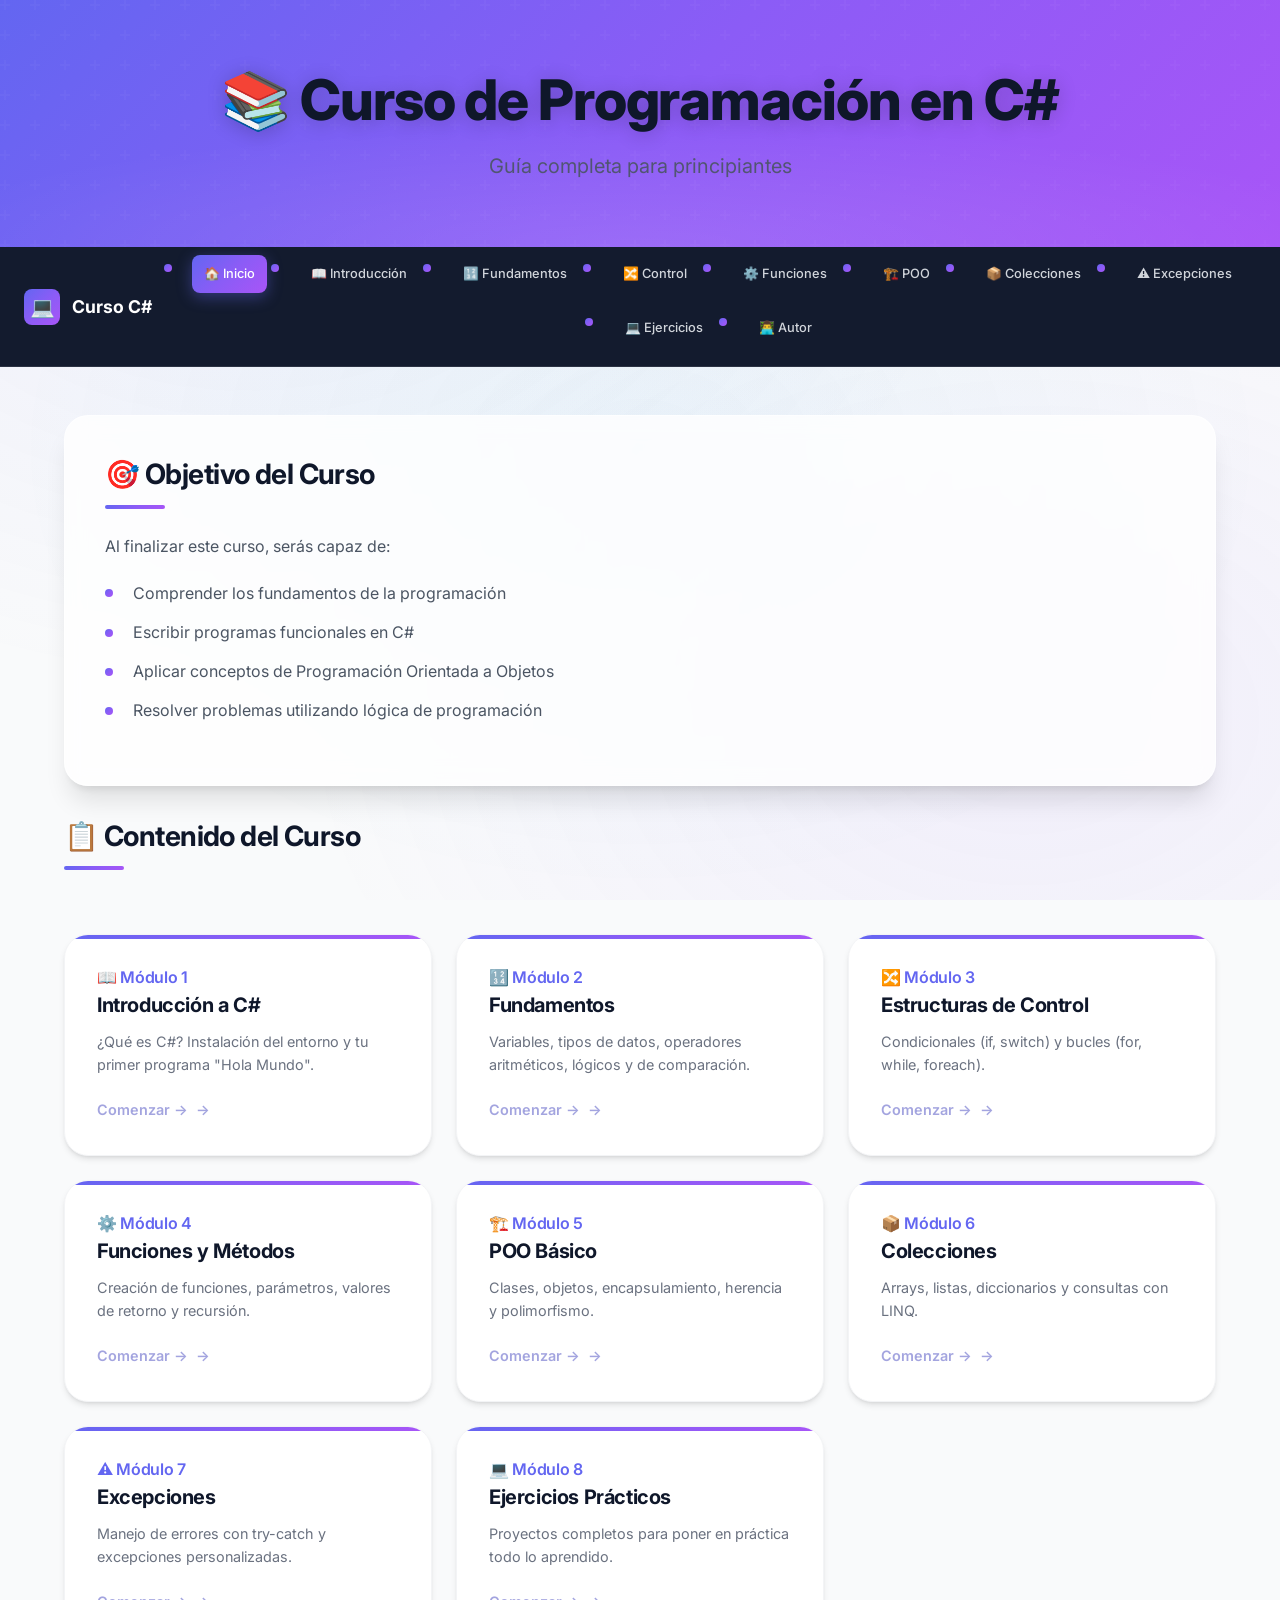
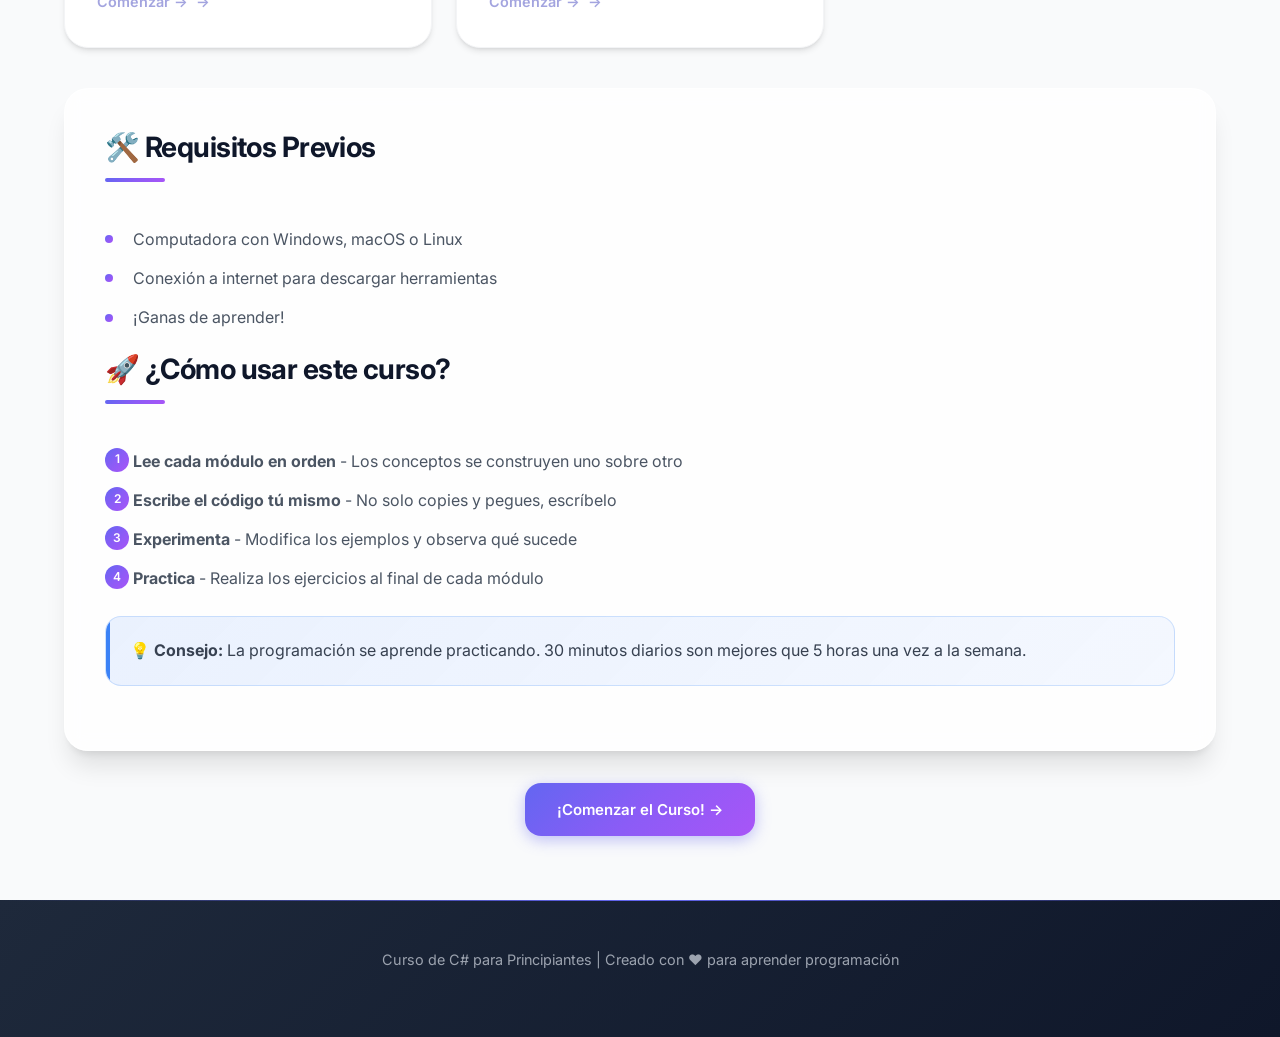
<file: index.html>
<!DOCTYPE html>
<html lang="es">
<head>
    <meta charset="UTF-8">
    <meta name="viewport" content="width=device-width, initial-scale=1.0">
    <title>Curso de C# para Principiantes</title>
    <link rel="stylesheet" href="css/styles.css">
</head>
<body>
    <header>
        <h1>📚 Curso de Programación en C#</h1>
        <p>Guía completa para principiantes</p>
    </header>

    <nav>
        <div class="nav-container">
            <a href="index.html" class="nav-logo">
                <span class="nav-logo-icon">💻</span>
                <span>Curso C#</span>
            </a>
            <button class="nav-toggle" aria-label="Menú" onclick="this.classList.toggle('active'); document.querySelector('nav ul').classList.toggle('active');">
                <span></span>
                <span></span>
                <span></span>
            </button>
            <ul>
                <li><a href="index.html" class="active">🏠 Inicio</a></li>
                <li><a href="modulo-01.html">📖 Introducción</a></li>
                <li><a href="modulo-02.html">🔢 Fundamentos</a></li>
                <li><a href="modulo-03.html">🔀 Control</a></li>
                <li><a href="modulo-04.html">⚙️ Funciones</a></li>
                <li><a href="modulo-05.html">🏗️ POO</a></li>
                <li><a href="modulo-06.html">📦 Colecciones</a></li>
                <li><a href="modulo-07.html">⚠️ Excepciones</a></li>
                <li><a href="modulo-08.html">💻 Ejercicios</a></li>
                <li><a href="about.html">👨‍💻 Autor</a></li>
            </ul>
        </div>
    </nav>

    <main>
        <div class="container">
            <h2>🎯 Objetivo del Curso</h2>
            <p>Al finalizar este curso, serás capaz de:</p>
            <ul>
                <li>Comprender los fundamentos de la programación</li>
                <li>Escribir programas funcionales en C#</li>
                <li>Aplicar conceptos de Programación Orientada a Objetos</li>
                <li>Resolver problemas utilizando lógica de programación</li>
            </ul>
        </div>

        <h2>📋 Contenido del Curso</h2>
        
        <div class="module-grid">
            <div class="module-card">
                <h3>📖 Módulo 1</h3>
                <h4>Introducción a C#</h4>
                <p>¿Qué es C#? Instalación del entorno y tu primer programa "Hola Mundo".</p>
                <a href="modulo-01.html">Comenzar →</a>
            </div>

            <div class="module-card">
                <h3>🔢 Módulo 2</h3>
                <h4>Fundamentos</h4>
                <p>Variables, tipos de datos, operadores aritméticos, lógicos y de comparación.</p>
                <a href="modulo-02.html">Comenzar →</a>
            </div>

            <div class="module-card">
                <h3>🔀 Módulo 3</h3>
                <h4>Estructuras de Control</h4>
                <p>Condicionales (if, switch) y bucles (for, while, foreach).</p>
                <a href="modulo-03.html">Comenzar →</a>
            </div>

            <div class="module-card">
                <h3>⚙️ Módulo 4</h3>
                <h4>Funciones y Métodos</h4>
                <p>Creación de funciones, parámetros, valores de retorno y recursión.</p>
                <a href="modulo-04.html">Comenzar →</a>
            </div>

            <div class="module-card">
                <h3>🏗️ Módulo 5</h3>
                <h4>POO Básico</h4>
                <p>Clases, objetos, encapsulamiento, herencia y polimorfismo.</p>
                <a href="modulo-05.html">Comenzar →</a>
            </div>

            <div class="module-card">
                <h3>📦 Módulo 6</h3>
                <h4>Colecciones</h4>
                <p>Arrays, listas, diccionarios y consultas con LINQ.</p>
                <a href="modulo-06.html">Comenzar →</a>
            </div>

            <div class="module-card">
                <h3>⚠️ Módulo 7</h3>
                <h4>Excepciones</h4>
                <p>Manejo de errores con try-catch y excepciones personalizadas.</p>
                <a href="modulo-07.html">Comenzar →</a>
            </div>

            <div class="module-card">
                <h3>💻 Módulo 8</h3>
                <h4>Ejercicios Prácticos</h4>
                <p>Proyectos completos para poner en práctica todo lo aprendido.</p>
                <a href="modulo-08.html">Comenzar →</a>
            </div>
        </div>

        <div class="container">
            <h2>🛠️ Requisitos Previos</h2>
            <ul>
                <li>Computadora con Windows, macOS o Linux</li>
                <li>Conexión a internet para descargar herramientas</li>
                <li>¡Ganas de aprender!</li>
            </ul>

            <h2>🚀 ¿Cómo usar este curso?</h2>
            <ol>
                <li><strong>Lee cada módulo en orden</strong> - Los conceptos se construyen uno sobre otro</li>
                <li><strong>Escribe el código tú mismo</strong> - No solo copies y pegues, escríbelo</li>
                <li><strong>Experimenta</strong> - Modifica los ejemplos y observa qué sucede</li>
                <li><strong>Practica</strong> - Realiza los ejercicios al final de cada módulo</li>
            </ol>

            <div class="note note-info">
                <strong>💡 Consejo:</strong> La programación se aprende practicando. 30 minutos diarios son mejores que 5 horas una vez a la semana.
            </div>
        </div>

        <div style="text-align: center; margin-top: 2rem;">
            <a id="start-course" href="modulo-01.html" class="btn btn-primary">¡Comenzar el Curso! →</a>
        </div>
    </main>

    <footer>
        <p>Curso de C# para Principiantes | Creado con ❤️ para aprender programación</p>
    </footer>
</footer>
    <script>
    (function(){
        var securityCode = 'ACCESO2026'; // código por defecto (ajustable)

        function init(){
            // interceptar botón iniciar
            var start = document.getElementById('start-course');
            if(start){
                start.addEventListener('click', function(e){
                    if(sessionStorage.getItem('courseUnlocked') === 'true') return; // ya desbloqueado
                    e.preventDefault();
                    var code = prompt('Ingresa el código de seguridad para comenzar el curso:');
                    if(code === securityCode){
                        sessionStorage.setItem('courseUnlocked','true');
                        updateModuleLinks();
                        window.location.href = start.getAttribute('href');
                    } else {
                        alert('Código incorrecto. No puedes iniciar el curso.');
                    }
                });
            }

            updateModuleLinks();
        }

        function updateModuleLinks(){
            var anchors = document.querySelectorAll('.module-card a[href^="modulo-"]');
            anchors.forEach(function(a){
                var href = a.getAttribute('href');
                var m = href.match(/modulo-(\d+)\.html/);
                if(!m) return;
                var num = parseInt(m[1],10);

                // reset state and listeners
                a.classList.add('disabled');
                a.removeEventListener('click', allowNav);
                a.removeEventListener('click', blockedNav);
                a.onclick = null;

                // only allow if course unlocked and previous module done (or it's module 1)
                var courseUnlocked = sessionStorage.getItem('courseUnlocked') === 'true';
                var prevDone = num === 1 ? courseUnlocked : sessionStorage.getItem('module' + (num-1) + 'Done') === 'true';
                if(prevDone){
                    a.classList.remove('disabled');
                    a.addEventListener('click', allowNav);
                } else {
                    a.addEventListener('click', blockedNav);
                }
            });
        }

        function allowNav(e){ /* no-op placeholder for possible future behavior */ }
        function blockedNav(e){
            e.preventDefault();
            alert('Debes completar los módulos previos para desbloquear este módulo.');
        }

        document.addEventListener('DOMContentLoaded', init);
        window.updateModuleLinks = updateModuleLinks; // exposer para módulos
    })();
    </script>
</body>
</html>
</file>
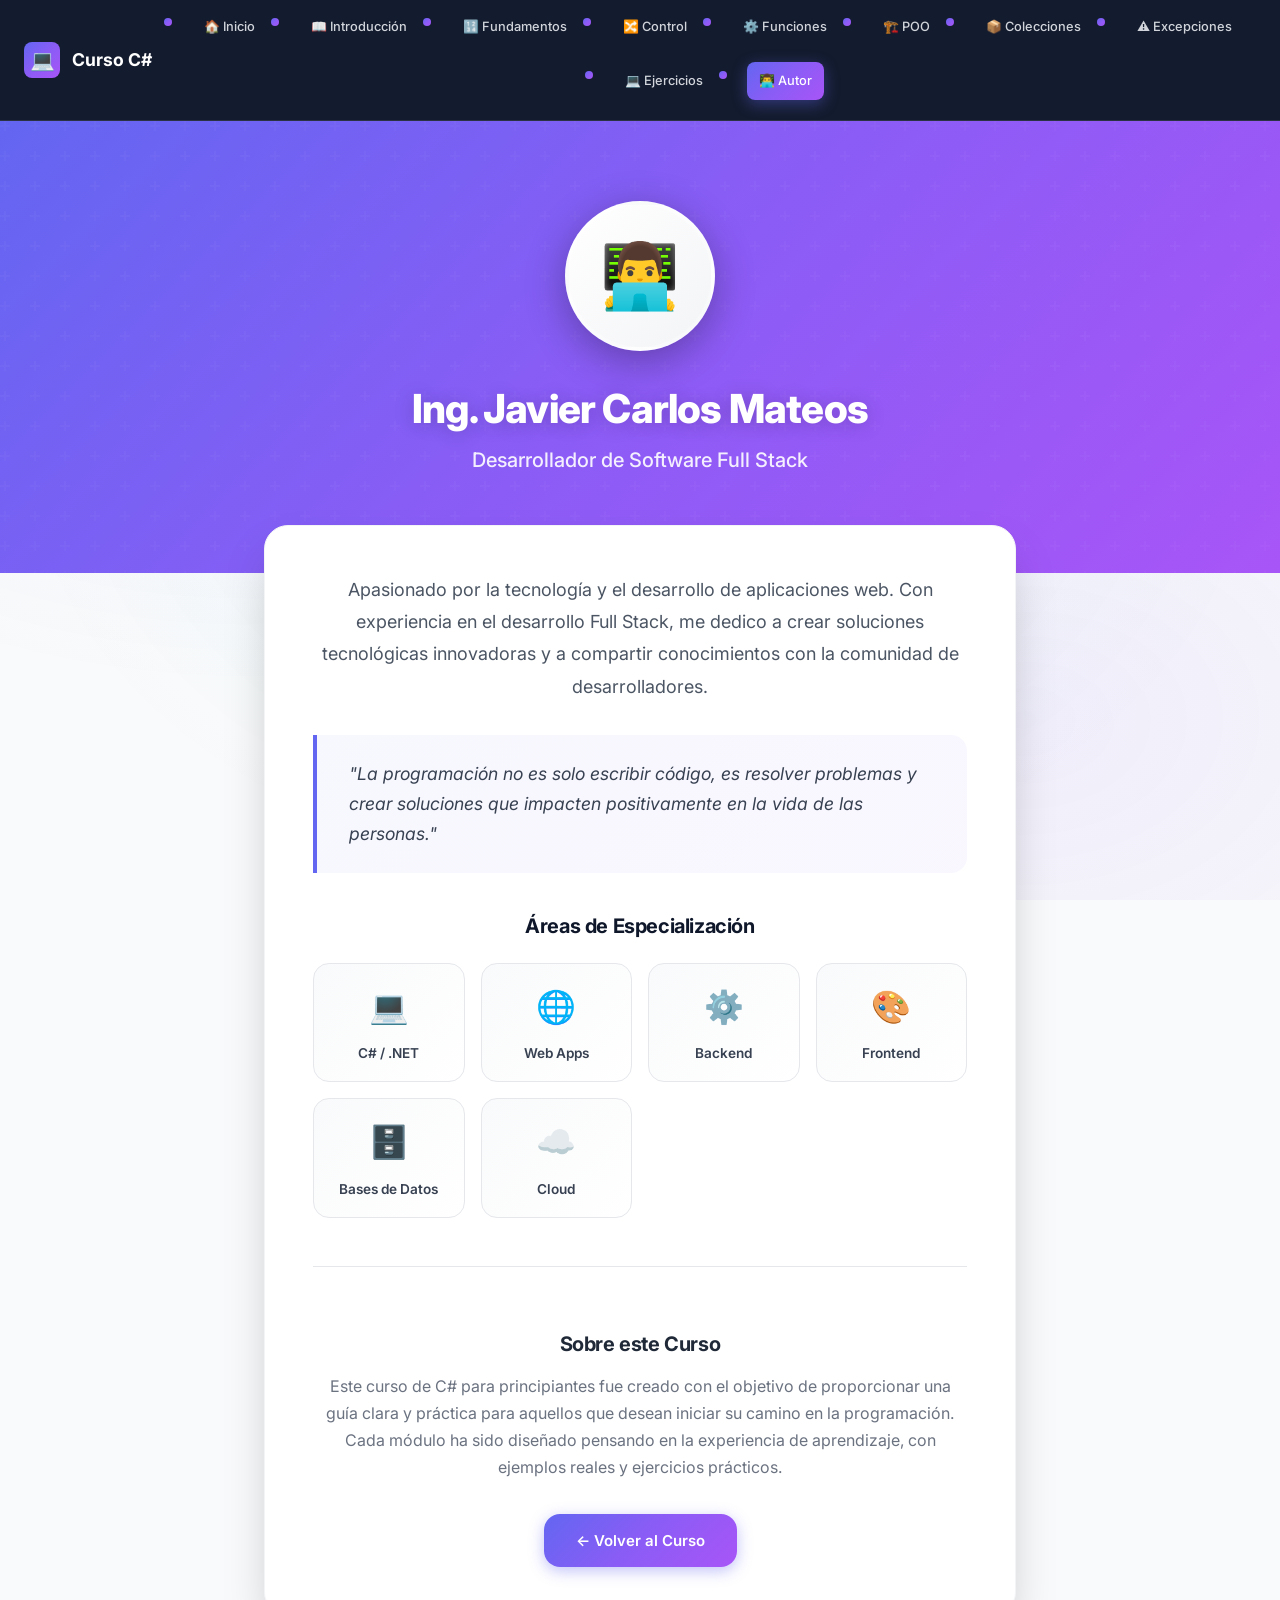
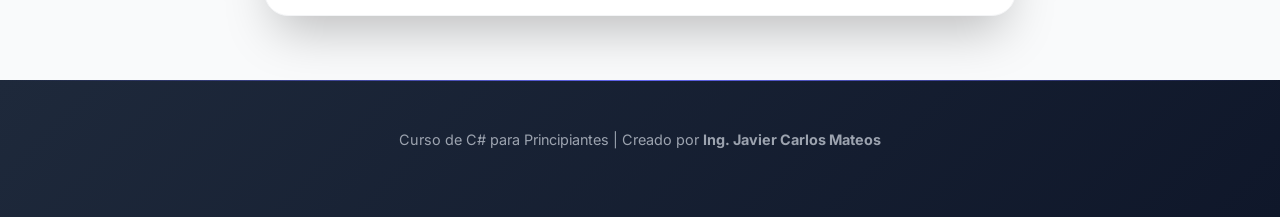
<file: about.html>
<!DOCTYPE html>
<html lang="es">
<head>
    <meta charset="UTF-8">
    <meta name="viewport" content="width=device-width, initial-scale=1.0">
    <title>Sobre el Autor | Curso de C#</title>
    <link rel="stylesheet" href="css/styles.css">
    <style>
        .author-hero {
            background: var(--gradient-primary);
            padding: 5rem 2rem;
            text-align: center;
            position: relative;
            overflow: hidden;
        }

        .author-hero::before {
            content: '';
            position: absolute;
            top: 0;
            left: 0;
            right: 0;
            bottom: 0;
            background: url("data:image/svg+xml,%3Csvg width='60' height='60' viewBox='0 0 60 60' xmlns='http://www.w3.org/2000/svg'%3E%3Cg fill='none' fill-rule='evenodd'%3E%3Cg fill='%23ffffff' fill-opacity='0.05'%3E%3Cpath d='M36 34v-4h-2v4h-4v2h4v4h2v-4h4v-2h-4zm0-30V0h-2v4h-4v2h4v4h2V6h4V4h-4zM6 34v-4H4v4H0v2h4v4h2v-4h4v-2H6zM6 4V0H4v4H0v2h4v4h2V6h4V4H6z'/%3E%3C/g%3E%3C/g%3E%3C/svg%3E");
            opacity: 0.5;
        }

        .author-avatar {
            width: 150px;
            height: 150px;
            border-radius: 50%;
            background: linear-gradient(135deg, var(--white) 0%, var(--gray-100) 100%);
            display: flex;
            align-items: center;
            justify-content: center;
            margin: 0 auto 2rem;
            font-size: 4rem;
            box-shadow: 0 10px 40px rgba(0, 0, 0, 0.3);
            position: relative;
            z-index: 1;
            border: 4px solid rgba(255, 255, 255, 0.3);
        }

        .author-name {
            font-size: clamp(1.75rem, 4vw, 2.5rem);
            color: var(--white);
            margin-bottom: 0.5rem;
            position: relative;
            z-index: 1;
            font-weight: 800;
            text-shadow: 0 2px 20px rgba(0, 0, 0, 0.2);
        }

        .author-title {
            font-size: 1.25rem;
            color: rgba(255, 255, 255, 0.9);
            position: relative;
            z-index: 1;
            font-weight: 500;
        }

        .author-content {
            max-width: 800px;
            margin: -3rem auto 0;
            padding: 0 1.5rem;
            position: relative;
            z-index: 10;
        }

        .author-card {
            background: var(--white);
            border-radius: var(--radius-xl);
            padding: 3rem;
            box-shadow: var(--shadow-xl);
            border: 1px solid var(--gray-100);
        }

        .author-bio {
            font-size: 1.125rem;
            line-height: 1.8;
            color: var(--gray-600);
            text-align: center;
            margin-bottom: 2rem;
        }

        .author-quote {
            background: linear-gradient(135deg, rgba(99, 102, 241, 0.05), rgba(139, 92, 246, 0.05));
            border-left: 4px solid var(--primary);
            padding: 1.5rem 2rem;
            border-radius: 0 var(--radius-lg) var(--radius-lg) 0;
            margin: 2rem 0;
        }

        .author-quote p {
            font-style: italic;
            color: var(--gray-700);
            font-size: 1.1rem;
            margin: 0;
        }

        .skills-section {
            margin-top: 2.5rem;
        }

        .skills-section h3 {
            text-align: center;
            margin-bottom: 1.5rem;
            color: var(--dark);
        }

        .skills-grid {
            display: grid;
            grid-template-columns: repeat(auto-fit, minmax(120px, 1fr));
            gap: 1rem;
        }

        .skill-badge {
            background: linear-gradient(135deg, var(--gray-50), var(--white));
            border: 1px solid var(--gray-200);
            border-radius: var(--radius-lg);
            padding: 1rem;
            text-align: center;
            transition: all var(--transition);
        }

        .skill-badge:hover {
            transform: translateY(-3px);
            box-shadow: var(--shadow-md);
            border-color: var(--primary-light);
        }

        .skill-badge span {
            display: block;
            font-size: 2rem;
            margin-bottom: 0.5rem;
        }

        .skill-badge p {
            margin: 0;
            font-size: 0.85rem;
            font-weight: 600;
            color: var(--gray-700);
        }

        .course-info {
            margin-top: 3rem;
            padding-top: 2rem;
            border-top: 1px solid var(--gray-200);
        }

        .course-info h3 {
            text-align: center;
            margin-bottom: 1rem;
        }

        .course-info p {
            text-align: center;
            color: var(--gray-500);
        }

        .back-link {
            display: flex;
            justify-content: center;
            margin-top: 2rem;
        }

        @media (max-width: 768px) {
            .author-card {
                padding: 2rem 1.5rem;
            }

            .author-avatar {
                width: 120px;
                height: 120px;
                font-size: 3rem;
            }

            .skills-grid {
                grid-template-columns: repeat(2, 1fr);
            }
        }
    </style>
</head>
<body>
    <nav>
        <div class="nav-container">
            <a href="index.html" class="nav-logo">
                <span class="nav-logo-icon">💻</span>
                <span>Curso C#</span>
            </a>
            <button class="nav-toggle" aria-label="Menú" onclick="this.classList.toggle('active'); document.querySelector('nav ul').classList.toggle('active');">
                <span></span>
                <span></span>
                <span></span>
            </button>
            <ul>
                <li><a href="index.html">🏠 Inicio</a></li>
                <li><a href="modulo-01.html">📖 Introducción</a></li>
                <li><a href="modulo-02.html">🔢 Fundamentos</a></li>
                <li><a href="modulo-03.html">🔀 Control</a></li>
                <li><a href="modulo-04.html">⚙️ Funciones</a></li>
                <li><a href="modulo-05.html">🏗️ POO</a></li>
                <li><a href="modulo-06.html">📦 Colecciones</a></li>
                <li><a href="modulo-07.html">⚠️ Excepciones</a></li>
                <li><a href="modulo-08.html">💻 Ejercicios</a></li>
                <li><a href="about.html" class="active">👨‍💻 Autor</a></li>
            </ul>
        </div>
    </nav>

    <section class="author-hero">
        <div class="author-avatar">
            👨‍💻
        </div>
        <h1 class="author-name">Ing. Javier Carlos Mateos</h1>
        <p class="author-title">Desarrollador de Software Full Stack</p>
    </section>

    <div class="author-content">
        <div class="author-card">
            <p class="author-bio">
                Apasionado por la tecnología y el desarrollo de aplicaciones web. 
                Con experiencia en el desarrollo Full Stack, me dedico a crear soluciones 
                tecnológicas innovadoras y a compartir conocimientos con la comunidad de desarrolladores.
            </p>

            <div class="author-quote">
                <p>"La programación no es solo escribir código, es resolver problemas y crear soluciones que impacten positivamente en la vida de las personas."</p>
            </div>

            <div class="skills-section">
                <h3>Áreas de Especialización</h3>
                <div class="skills-grid">
                    <div class="skill-badge">
                        <span>💻</span>
                        <p>C# / .NET</p>
                    </div>
                    <div class="skill-badge">
                        <span>🌐</span>
                        <p>Web Apps</p>
                    </div>
                    <div class="skill-badge">
                        <span>⚙️</span>
                        <p>Backend</p>
                    </div>
                    <div class="skill-badge">
                        <span>🎨</span>
                        <p>Frontend</p>
                    </div>
                    <div class="skill-badge">
                        <span>🗄️</span>
                        <p>Bases de Datos</p>
                    </div>
                    <div class="skill-badge">
                        <span>☁️</span>
                        <p>Cloud</p>
                    </div>
                </div>
            </div>

            <div class="course-info">
                <h3>Sobre este Curso</h3>
                <p>
                    Este curso de C# para principiantes fue creado con el objetivo de proporcionar 
                    una guía clara y práctica para aquellos que desean iniciar su camino en la programación.
                    Cada módulo ha sido diseñado pensando en la experiencia de aprendizaje, 
                    con ejemplos reales y ejercicios prácticos.
                </p>
            </div>

            <div class="back-link">
                <a href="index.html" class="btn btn-primary">← Volver al Curso</a>
            </div>
        </div>
    </div>

    <footer>
        <p>Curso de C# para Principiantes | Creado por <strong>Ing. Javier Carlos Mateos</strong></p>
    </footer>
</body>
</html>
</file>
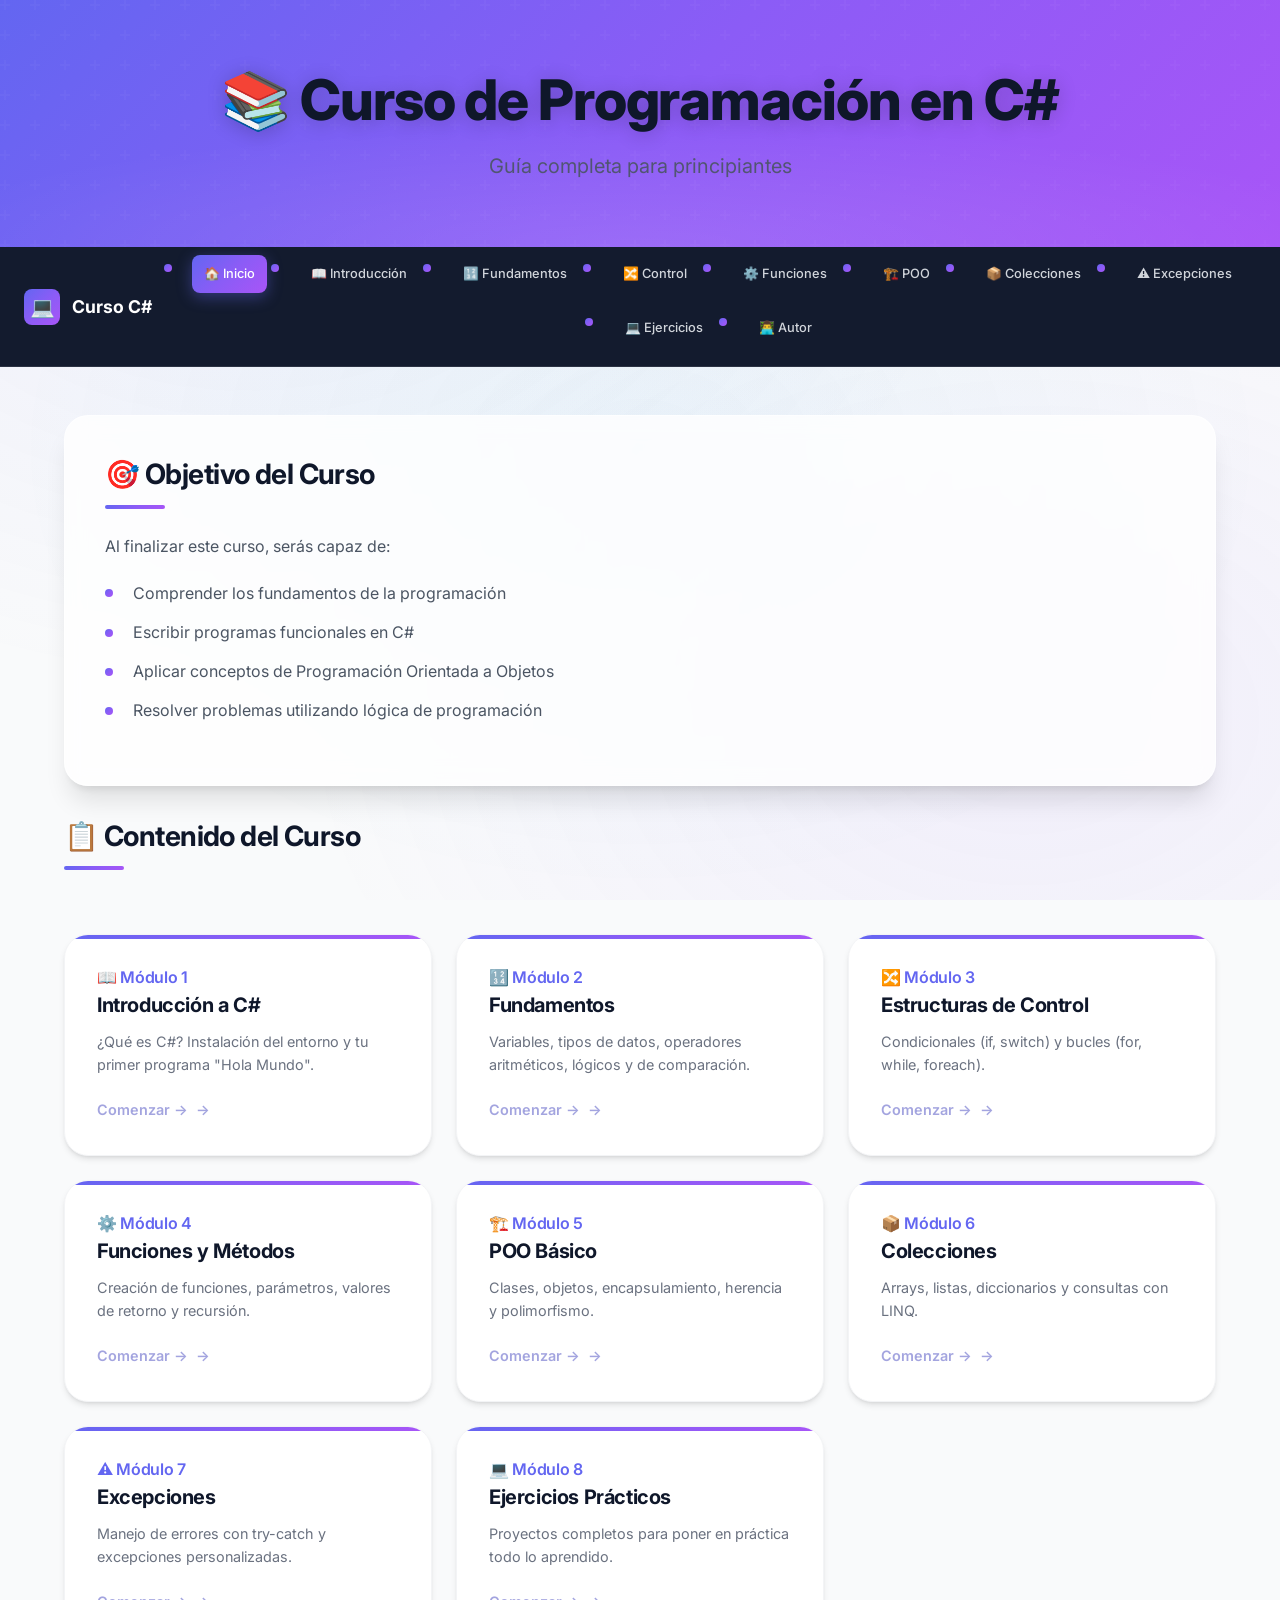
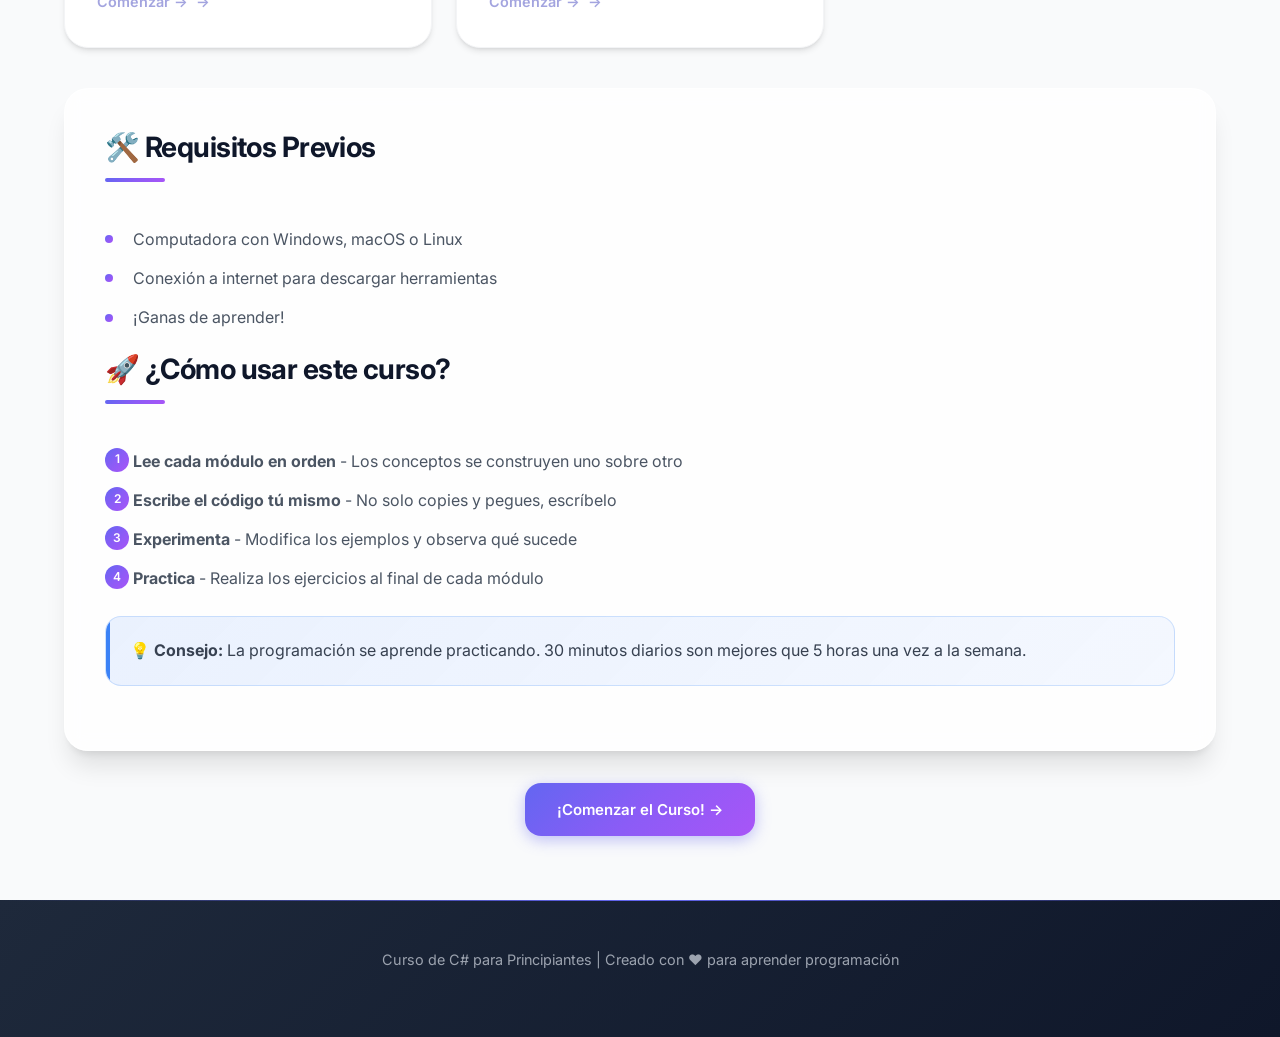
<file: modulo-01.html>
<!DOCTYPE html>
<html lang="es">
<head>
    <meta charset="UTF-8">
    <meta name="viewport" content="width=device-width, initial-scale=1.0">
    <title>Módulo 1: Introducción a C# | Curso de C#</title>
    <link rel="stylesheet" href="css/styles.css">
</head>
<body>
    <header>
        <h1>Módulo 1: Introducción a C#</h1>
        <p>Tu primer paso en el mundo de la programación</p>
    </header>

    <nav>
        <div class="nav-container">
            <a href="index.html" class="nav-logo">
                <span class="nav-logo-icon">💻</span>
                <span>Curso C#</span>
            </a>
            <button class="nav-toggle" aria-label="Menú" onclick="this.classList.toggle('active'); document.querySelector('nav ul').classList.toggle('active');">
                <span></span>
                <span></span>
                <span></span>
            </button>
            <ul>
                <li><a href="index.html">🏠 Inicio</a></li>
                <li><a href="modulo-01.html" class="active">📖 Introducción</a></li>
                <li><a href="modulo-02.html">🔢 Fundamentos</a></li>
                <li><a href="modulo-03.html">🔀 Control</a></li>
                <li><a href="modulo-04.html">⚙️ Funciones</a></li>
                <li><a href="modulo-05.html">🏗️ POO</a></li>
                <li><a href="modulo-06.html">📦 Colecciones</a></li>
                <li><a href="modulo-07.html">⚠️ Excepciones</a></li>
                <li><a href="modulo-08.html">💻 Ejercicios</a></li>
                <li><a href="about.html">👨‍💻 Autor</a></li>
            </ul>
        </div>
    </nav>

    <main>
        <div class="container">
            <h2>🎯 Objetivos de este módulo</h2>
            <ul>
                <li>Entender qué es C# y para qué se usa</li>
                <li>Instalar las herramientas necesarias</li>
                <li>Crear y ejecutar tu primer programa</li>
            </ul>
        </div>

        <div class="container">
            <h2>📖 ¿Qué es C#?</h2>
            <p><strong>C#</strong> (pronunciado "C Sharp") es un lenguaje de programación moderno, desarrollado por Microsoft en el año 2000. Es uno de los lenguajes más populares y versátiles del mundo.</p>

            <h3>¿Para qué se usa C#?</h3>
            <table>
                <thead>
                    <tr>
                        <th>Tipo de Aplicación</th>
                        <th>Ejemplos</th>
                    </tr>
                </thead>
                <tbody>
                    <tr>
                        <td>Aplicaciones de escritorio</td>
                        <td>Programas para Windows</td>
                    </tr>
                    <tr>
                        <td>Aplicaciones web</td>
                        <td>Sitios web con ASP.NET</td>
                    </tr>
                    <tr>
                        <td>Videojuegos</td>
                        <td>Juegos con Unity</td>
                    </tr>
                    <tr>
                        <td>Aplicaciones móviles</td>
                        <td>Apps con Xamarin/MAUI</td>
                    </tr>
                    <tr>
                        <td>Servicios en la nube</td>
                        <td>Azure Functions, APIs</td>
                    </tr>
                </tbody>
            </table>

            <h3>¿Por qué aprender C#?</h3>
            <ol>
                <li><strong>Fácil de aprender</strong> - Sintaxis clara y legible</li>
                <li><strong>Muy demandado</strong> - Muchas empresas lo usan</li>
                <li><strong>Versátil</strong> - Sirve para muchos tipos de proyectos</li>
                <li><strong>Gran comunidad</strong> - Mucha documentación y ayuda disponible</li>
                <li><strong>Herramientas gratuitas</strong> - Visual Studio Community es gratis</li>
            </ol>
        </div>

        <div class="container">
            <h2>🛠️ Instalación del Entorno de Desarrollo</h2>
            
            <h3>Opción 1: Visual Studio (Recomendado para Windows)</h3>
            <p>Visual Studio es el IDE (Entorno de Desarrollo Integrado) más completo para C#.</p>
            
            <div class="note note-info">
                <strong>Pasos de instalación:</strong>
                <ol>
                    <li>Ve a <a href="https://visualstudio.microsoft.com/es/" target="_blank">https://visualstudio.microsoft.com/es/</a></li>
                    <li>Descarga <strong>Visual Studio Community</strong> (es gratis)</li>
                    <li>Ejecuta el instalador</li>
                    <li>Selecciona la carga de trabajo: <strong>"Desarrollo de escritorio y Web de .NET"</strong></li>
                    <li>Haz clic en "Instalar"</li>
                </ol>
            </div>

            <h3>Opción 2: Visual Studio Code (Multiplataforma)</h3>
            <p>VS Code es más ligero y funciona en Windows, macOS y Linux.</p>
            
            <div class="note note-info">
                <strong>Pasos de instalación:</strong>
                <ol>
                    <li>Descarga VS Code desde <a href="https://code.visualstudio.com/" target="_blank">https://code.visualstudio.com/</a></li>
                    <li>Instala VS Code</li>
                    <li>Abre VS Code y ve a Extensiones (Ctrl+Shift+X)</li>
                    <li>Busca e instala: <strong>"C# Dev Kit"</strong></li>
                    <li>Instala el SDK de .NET desde <a href="https://dotnet.microsoft.com/download" target="_blank">https://dotnet.microsoft.com/download</a></li>
                </ol>
            </div>

            <h3>Verificar la instalación</h3>
            <p>Abre una terminal (CMD o PowerShell) y escribe:</p>
            <pre><code>dotnet --version</code></pre>
            <p>Deberías ver algo como: <code>8.0.100</code> (o una versión similar)</p>
        </div>

        <div class="container">
            <h2>🚀 Tu Primer Programa: "Hola Mundo"</h2>
            <p>Es tradición que el primer programa que escribas muestre "Hola Mundo" en pantalla. ¡Vamos a hacerlo!</p>

            <h3>Crear el proyecto</h3>
            <p>En la terminal:</p>
            <pre><code><span class="comment"># Crear una carpeta para tus proyectos</span>
mkdir MisProyectosCSharp
cd MisProyectosCSharp

<span class="comment"># Crear tu primer proyecto</span>
dotnet new console -n HolaMundo

<span class="comment"># Entrar a la carpeta del proyecto</span>
cd HolaMundo</code></pre>

            <h3>El código</h3>
            <p>Al crear el proyecto, se genera automáticamente un archivo <code>Program.cs</code>. Modifícalo así:</p>
            
            <pre><code><span class="comment">// Program.cs - Mi primer programa en C#</span>

<span class="comment">// Mostrar un mensaje de bienvenida</span>
Console.<span class="method">WriteLine</span>(<span class="string">"¡Hola Mundo!"</span>);
Console.<span class="method">WriteLine</span>(<span class="string">"Este es mi primer programa en C#"</span>);
Console.<span class="method">WriteLine</span>(<span class="string">"¡Estoy aprendiendo a programar!"</span>);</code></pre>

            <h3>Ejecutar el programa</h3>
            <p>En la terminal, dentro de la carpeta del proyecto:</p>
            <pre><code>dotnet run</code></pre>

            <div class="note note-success">
                <strong>Resultado esperado:</strong>
                <pre>¡Hola Mundo!
Este es mi primer programa en C#
¡Estoy aprendiendo a programar!</pre>
            </div>

            <p>🎉 <strong>¡Felicidades!</strong> Has escrito y ejecutado tu primer programa en C#.</p>
        </div>

        <div class="container">
            <h2>📝 Anatomía de un Programa C#</h2>
            <p>Veamos un programa más completo para entender sus partes:</p>

            <pre><code><span class="comment">// ============================================</span>
<span class="comment">// Programa: Saludo Personalizado</span>
<span class="comment">// Descripción: Pide el nombre al usuario y lo saluda</span>
<span class="comment">// ============================================</span>

<span class="keyword">using</span> System;  <span class="comment">// Importa funcionalidades básicas</span>

<span class="keyword">namespace</span> <span class="class-name">MiPrimerPrograma</span>  <span class="comment">// Espacio de nombres</span>
{
    <span class="keyword">class</span> <span class="class-name">Program</span>  <span class="comment">// Una clase (contenedor de código)</span>
    {
        <span class="keyword">static void</span> <span class="method">Main</span>(<span class="keyword">string</span>[] args)  <span class="comment">// Punto de entrada</span>
        {
            <span class="comment">// Mostrar mensaje pidiendo el nombre</span>
            Console.<span class="method">WriteLine</span>(<span class="string">"¿Cómo te llamas?"</span>);
            
            <span class="comment">// Leer lo que el usuario escribe</span>
            <span class="keyword">string</span> nombre = Console.<span class="method">ReadLine</span>();
            
            <span class="comment">// Mostrar saludo personalizado</span>
            Console.<span class="method">WriteLine</span>(<span class="string">"¡Hola, "</span> + nombre + <span class="string">"! Bienvenido a C#"</span>);
        }
    }
}</code></pre>

            <h3>Explicación de cada parte:</h3>
            <table>
                <thead>
                    <tr>
                        <th>Elemento</th>
                        <th>Descripción</th>
                    </tr>
                </thead>
                <tbody>
                    <tr>
                        <td><code>//</code></td>
                        <td>Comentario - el programa lo ignora, es para humanos</td>
                    </tr>
                    <tr>
                        <td><code>using System;</code></td>
                        <td>Importa funcionalidades que necesitamos</td>
                    </tr>
                    <tr>
                        <td><code>namespace</code></td>
                        <td>Agrupa código relacionado (como una carpeta)</td>
                    </tr>
                    <tr>
                        <td><code>class</code></td>
                        <td>Contenedor de código (lo veremos en POO)</td>
                    </tr>
                    <tr>
                        <td><code>static void Main()</code></td>
                        <td>Punto de entrada - aquí comienza el programa</td>
                    </tr>
                    <tr>
                        <td><code>Console.WriteLine()</code></td>
                        <td>Muestra texto en pantalla</td>
                    </tr>
                    <tr>
                        <td><code>Console.ReadLine()</code></td>
                        <td>Lee texto que escribe el usuario</td>
                    </tr>
                    <tr>
                        <td><code>string nombre</code></td>
                        <td>Variable que guarda texto</td>
                    </tr>
                </tbody>
            </table>
        </div>

        <div class="container">
            <h2>💻 Ejemplo Práctico: Calculadora Simple</h2>
            <p>Vamos a crear algo más interesante - una calculadora que suma dos números:</p>

            <pre><code><span class="comment">// ============================================</span>
<span class="comment">// Programa: Calculadora de Suma</span>
<span class="comment">// ============================================</span>

<span class="keyword">using</span> System;

<span class="keyword">class</span> <span class="class-name">CalculadoraSuma</span>
{
    <span class="keyword">static void</span> <span class="method">Main</span>()
    {
        <span class="comment">// Título del programa</span>
        Console.<span class="method">WriteLine</span>(<span class="string">"================================="</span>);
        Console.<span class="method">WriteLine</span>(<span class="string">"    CALCULADORA DE SUMA"</span>);
        Console.<span class="method">WriteLine</span>(<span class="string">"================================="</span>);
        Console.<span class="method">WriteLine</span>();
        
        <span class="comment">// Pedir el primer número</span>
        Console.<span class="method">Write</span>(<span class="string">"Ingresa el primer número: "</span>);
        <span class="keyword">string</span> entrada1 = Console.<span class="method">ReadLine</span>();
        <span class="keyword">int</span> numero1 = <span class="keyword">int</span>.<span class="method">Parse</span>(entrada1);
        
        <span class="comment">// Pedir el segundo número</span>
        Console.<span class="method">Write</span>(<span class="string">"Ingresa el segundo número: "</span>);
        <span class="keyword">string</span> entrada2 = Console.<span class="method">ReadLine</span>();
        <span class="keyword">int</span> numero2 = <span class="keyword">int</span>.<span class="method">Parse</span>(entrada2);
        
        <span class="comment">// Calcular la suma</span>
        <span class="keyword">int</span> resultado = numero1 + numero2;
        
        <span class="comment">// Mostrar el resultado</span>
        Console.<span class="method">WriteLine</span>();
        Console.<span class="method">WriteLine</span>(<span class="string">$"Resultado: {numero1} + {numero2} = {resultado}"</span>);
    }
}</code></pre>

            <div class="note note-success">
                <strong>Ejecución del programa:</strong>
                <pre>=================================
    CALCULADORA DE SUMA
=================================

Ingresa el primer número: 15
Ingresa el segundo número: 27

Resultado: 15 + 27 = 42</pre>
            </div>

            <h3>Conceptos nuevos:</h3>
            <ul>
                <li><code>Console.Write()</code> - Escribe sin saltar de línea</li>
                <li><code>int.Parse()</code> - Convierte texto a número entero</li>
                <li><code>int</code> - Tipo de dato para números enteros</li>
                <li><code>$"texto {variable}"</code> - Interpolación de strings</li>
            </ul>
        </div>

        <div class="container">
            <h2>✏️ Ejercicios para Practicar</h2>
            
            <div class="note note-warning">
                <strong>Ejercicio 1: Presentación Personal</strong>
                <p>Crea un programa que muestre tu nombre, edad y ciudad en la consola.</p>
            </div>

            <div class="note note-warning">
                <strong>Ejercicio 2: Datos del Usuario</strong>
                <p>Modifica el programa de saludo para que también pregunte la edad y la muestre.</p>
            </div>

            <div class="note note-warning">
                <strong>Ejercicio 3: Calculadora de Resta</strong>
                <p>Crea una calculadora que reste dos números (similar a la de suma).</p>
            </div>
        </div>

        <div class="container">
            <h2>📚 Resumen del Módulo</h2>
            <p>En este módulo aprendiste:</p>
            <ul>
                <li>✅ Qué es C# y para qué se utiliza</li>
                <li>✅ Cómo instalar Visual Studio o VS Code</li>
                <li>✅ Cómo crear y ejecutar un proyecto de consola</li>
                <li>✅ La estructura básica de un programa C#</li>
                <li>✅ Usar <code>Console.WriteLine()</code> y <code>Console.ReadLine()</code></li>
                <li>✅ Convertir texto a números con <code>int.Parse()</code></li>
            </ul>
        </div>

        <div style="display: flex; justify-content: space-between; margin-top: 2rem;">
            <a href="index.html" class="btn btn-secondary">← Volver al índice</a>
            <a id="next-link" href="modulo-02.html" class="btn btn-primary">Siguiente: Fundamentos →</a>
        </div>
    </main>

    <footer>
        <p>Curso de C# para Principiantes | Módulo 1: Introducción</p>
    </footer>
    
    <script>
    (function(){
        // Requiere código de inicio (courseUnlocked)
        if(sessionStorage.getItem('courseUnlocked') !== 'true'){
            alert('Necesitas el código de seguridad para acceder a la introducción.');
            window.location.href = 'index.html';
            return;
        }

        var moduleNum = 1;
        var nextLink = document.getElementById('next-link');
        var main = document.querySelector('main');

        // Crear UI del quiz de 3 preguntas
        var container = document.createElement('div');
        container.className = 'container';
        container.id = 'module-quiz';
        container.innerHTML = '\n            <h2>📝 Quiz del Módulo 1</h2>\n            <p>Responde correctamente las 3 preguntas para marcar el módulo como completado.</p>\n            <ol>\n              <li>¿Qué método usamos en C# para mostrar texto en la consola?</li>\n              <li>¿Qué comando creas un proyecto de consola con dotnet?</li>\n              <li>¿Qué comando ejecutas para correr el proyecto?</li>\n            </ol>\n            <input id="q1" placeholder="Respuesta 1" style="display:block; margin:0.25rem 0; padding:0.5rem; max-width:420px;">\n            <input id="q2" placeholder="Respuesta 2" style="display:block; margin:0.25rem 0; padding:0.5rem; max-width:420px;">\n            <input id="q3" placeholder="Respuesta 3" style="display:block; margin:0.25rem 0; padding:0.5rem; max-width:420px;">\n            <div style="margin-top:0.5rem;"><button id="submit-quiz" class="btn btn-primary">Enviar respuestas</button></div>\n            <p id="quiz-msg" style="display:none; margin-top:0.5rem;"></p>\n        ';

        // Insertar antes de la navegación final
        if(main){
            main.insertBefore(container, main.querySelector('div[style*="display: flex"]'));
        }

        function checkAnswers(){
            var a1 = (document.getElementById('q1')||{value:''}).value.trim().toLowerCase();
            var a2 = (document.getElementById('q2')||{value:''}).value.trim().toLowerCase();
            var a3 = (document.getElementById('q3')||{value:''}).value.trim().toLowerCase();
            var ok1 = a1.indexOf('console.writeline') !== -1 || a1.indexOf('writeline') !== -1 || a1.indexOf('console.write') !== -1;
            var ok2 = a2.indexOf('dotnet new console') !== -1 || a2.indexOf('dotnet new') !== -1;
            var ok3 = a3.indexOf('dotnet run') !== -1 || a3.indexOf('dotnet') !== -1 && a3.indexOf('run') !== -1;
            return ok1 && ok2 && ok3;
        }

        function markDone(){
            sessionStorage.setItem('module' + moduleNum + 'Done','true');
            var msg = document.getElementById('quiz-msg');
            msg.textContent = '¡Correcto! Módulo marcado como completado.';
            msg.style.display = 'block';
            // habilitar siguiente
            if(nextLink){
                nextLink.classList.remove('disabled');
                nextLink.removeEventListener('click', blockNextLink);
            }
            if(window.updateModuleLinks) window.updateModuleLinks();
        }

        function blockNextLink(e){
            e.preventDefault();
            alert('Debes completar este módulo antes de continuar.');
        }

        document.addEventListener('click', function(ev){
            if(ev.target && ev.target.id === 'submit-quiz'){
                if(checkAnswers()){
                    markDone();
                } else {
                    var msg = document.getElementById('quiz-msg');
                    msg.textContent = 'Al menos una respuesta es incorrecta. Revisa las pistas y vuelve a intentar.';
                    msg.style.display = 'block';
                }
            }
        });

        // Estado inicial: bloquear siguiente si no completado
        if(sessionStorage.getItem('module' + moduleNum + 'Done') === 'true'){
            var msg = document.getElementById('quiz-msg');
            if(msg){ msg.textContent = 'Módulo completado previamente.'; msg.style.display = 'block'; }
            if(nextLink){ nextLink.classList.remove('disabled'); }
        } else {
            if(nextLink){ nextLink.addEventListener('click', blockNextLink); nextLink.classList.add('disabled'); }
        }
    })();
    </script>
</body>
</html>
</file>
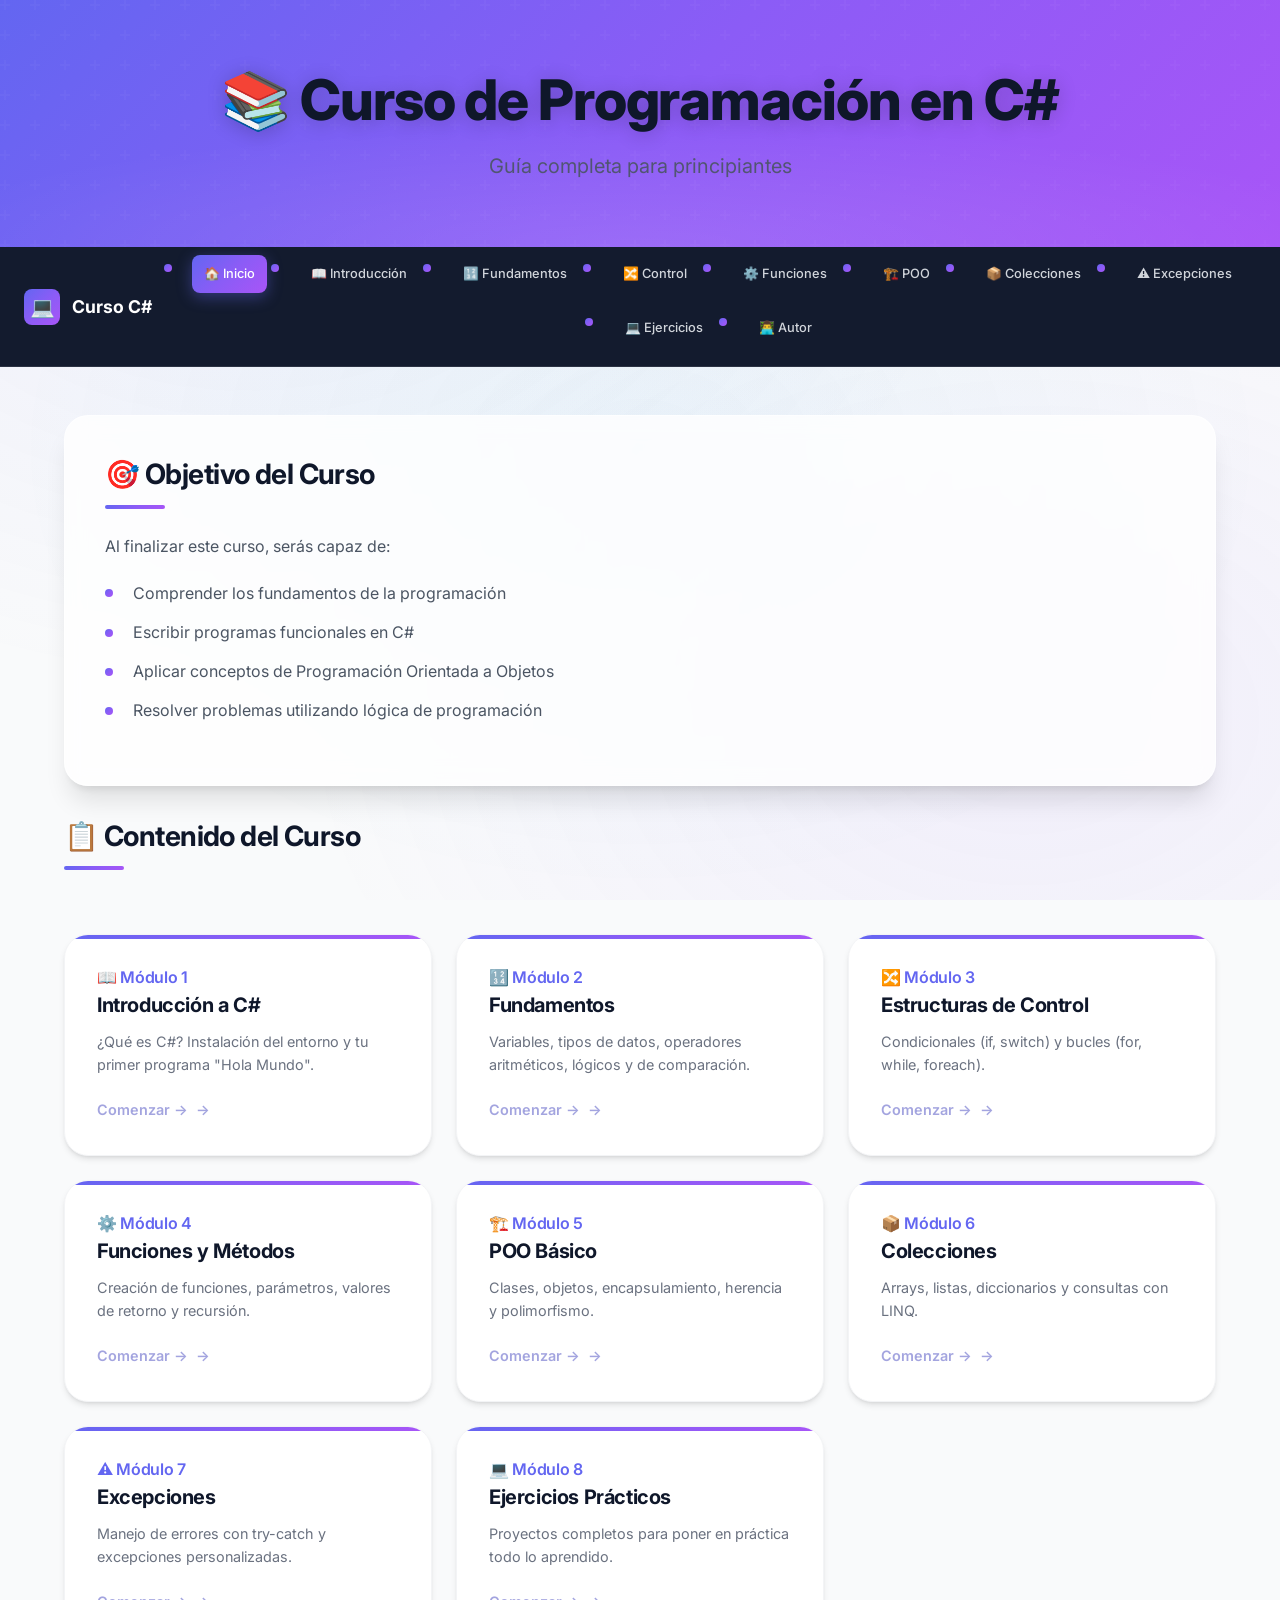
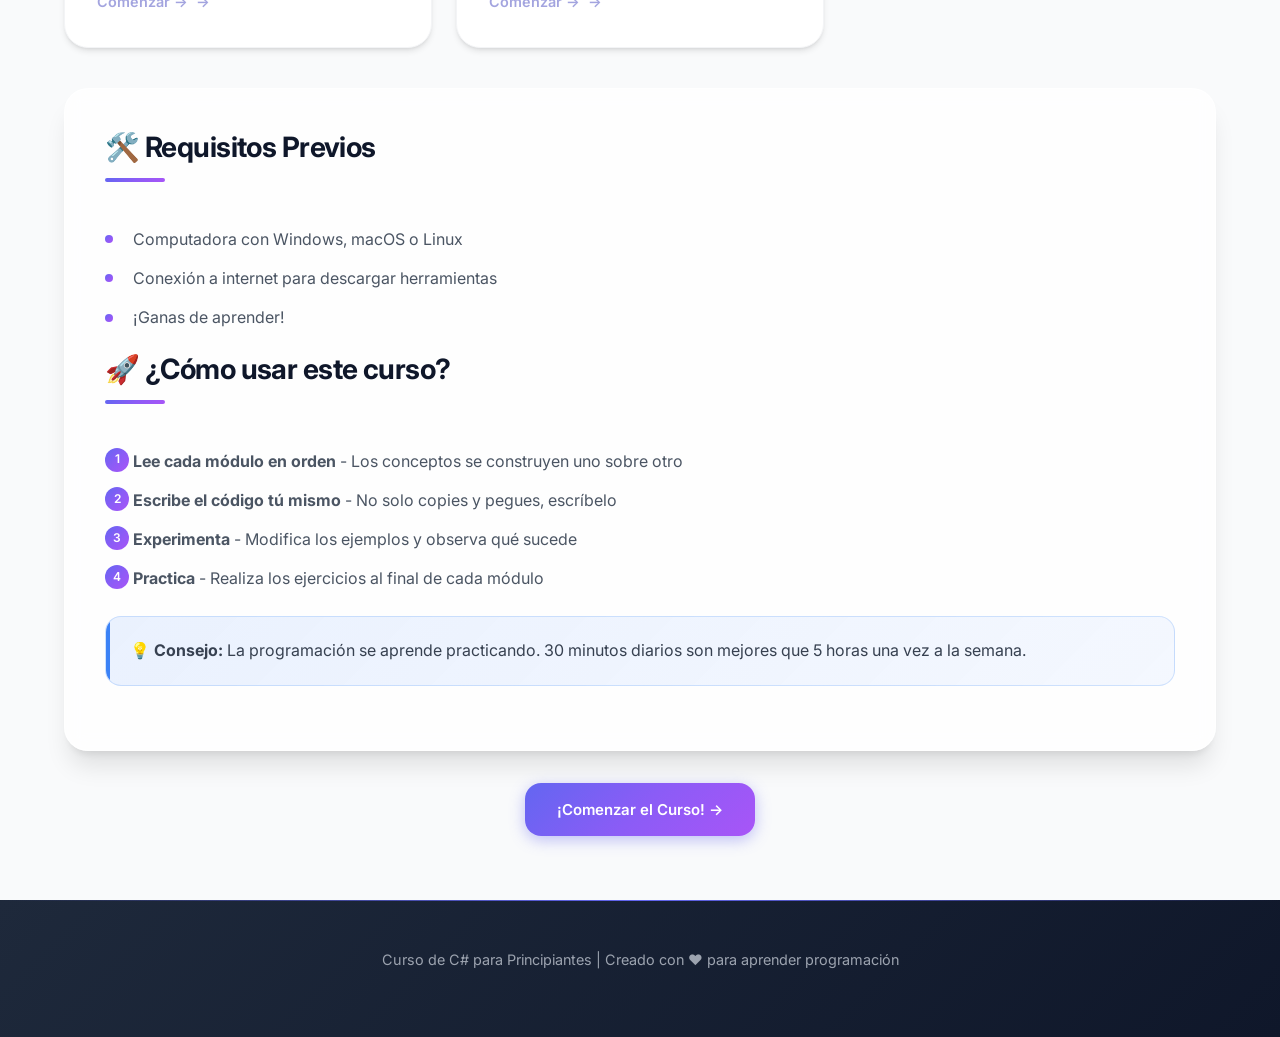
<file: modulo-02.html>
<!DOCTYPE html>
<html lang="es">
<head>
    <meta charset="UTF-8">
    <meta name="viewport" content="width=device-width, initial-scale=1.0">
    <title>Módulo 2: Fundamentos | Curso de C#</title>
    <link rel="stylesheet" href="css/styles.css">
    <script>
    (function(){
        if(sessionStorage.getItem('module1Done') !== 'true'){
            alert('Debes completar el Módulo 1 antes de acceder a este módulo.');
            window.location.href = 'modulo-01.html';
        }
    })();
    </script>
</head>
<body>
    <header>
        <h1>Módulo 2: Fundamentos</h1>
        <p>Variables, Tipos de Datos y Operadores</p>
    </header>

    <nav>
        <div class="nav-container">
            <a href="index.html" class="nav-logo">
                <span class="nav-logo-icon">💻</span>
                <span>Curso C#</span>
            </a>
            <button class="nav-toggle" aria-label="Menú" onclick="this.classList.toggle('active'); document.querySelector('nav ul').classList.toggle('active');">
                <span></span>
                <span></span>
                <span></span>
            </button>
            <ul>
                <li><a href="index.html">🏠 Inicio</a></li>
                <li><a href="modulo-01.html">📖 Introducción</a></li>
                <li><a href="modulo-02.html" class="active">🔢 Fundamentos</a></li>
                <li><a href="modulo-03.html">🔀 Control</a></li>
                <li><a href="modulo-04.html">⚙️ Funciones</a></li>
                <li><a href="modulo-05.html">🏗️ POO</a></li>
                <li><a href="modulo-06.html">📦 Colecciones</a></li>
                <li><a href="modulo-07.html">⚠️ Excepciones</a></li>
                <li><a href="modulo-08.html">💻 Ejercicios</a></li>
                <li><a href="about.html">👨‍💻 Autor</a></li>
            </ul>
        </div>
    </nav>

    <main>
        <div class="container">
            <h2>🎯 Objetivos de este módulo</h2>
            <ul>
                <li>Entender qué son las variables y cómo usarlas</li>
                <li>Conocer los tipos de datos principales en C#</li>
                <li>Aprender a usar operadores aritméticos y lógicos</li>
                <li>Practicar con ejemplos reales</li>
            </ul>
        </div>

        <div class="container">
            <h2>📦 ¿Qué es una Variable?</h2>
            <p>Una <strong>variable</strong> es como una caja donde guardamos información. Cada caja tiene:</p>
            <ul>
                <li>Un <strong>nombre</strong> (para identificarla)</li>
                <li>Un <strong>tipo</strong> (qué puede guardar)</li>
                <li>Un <strong>valor</strong> (lo que contiene)</li>
            </ul>

            <h3>Analogía Simple</h3>
            <p>Imagina que tienes cajas etiquetadas en tu casa:</p>
            <ul>
                <li>📦 Caja "edad" → solo puede guardar números → contiene: 25</li>
                <li>📦 Caja "nombre" → solo puede guardar texto → contiene: "María"</li>
                <li>📦 Caja "esEstudiante" → solo puede guardar verdadero/falso → contiene: true</li>
            </ul>
        </div>

        <div class="container">
            <h2>📝 Declaración de Variables</h2>
            <p>En C#, declaramos variables así:</p>

            <pre><code><span class="comment">// Sintaxis: tipo nombreVariable = valor;</span>

<span class="keyword">int</span> edad = <span class="number">25</span>;              <span class="comment">// Número entero</span>
<span class="keyword">string</span> nombre = <span class="string">"María"</span>;    <span class="comment">// Texto</span>
<span class="keyword">bool</span> esEstudiante = <span class="keyword">true</span>;   <span class="comment">// Verdadero o falso</span>
<span class="keyword">double</span> precio = <span class="number">99.99</span>;      <span class="comment">// Número con decimales</span></code></pre>

            <h3>Reglas para nombres de variables:</h3>
            <table>
                <thead>
                    <tr>
                        <th>✅ Correcto</th>
                        <th>❌ Incorrecto</th>
                        <th>Razón</th>
                    </tr>
                </thead>
                <tbody>
                    <tr><td><code>edad</code></td><td><code>1edad</code></td><td>No puede empezar con número</td></tr>
                    <tr><td><code>nombreCompleto</code></td><td><code>nombre completo</code></td><td>No puede tener espacios</td></tr>
                    <tr><td><code>_total</code></td><td><code>total-ventas</code></td><td>No puede tener guiones</td></tr>
                    <tr><td><code>miVariable</code></td><td><code>class</code></td><td>No puede ser palabra reservada</td></tr>
                </tbody>
            </table>
        </div>

        <div class="container">
            <h2>🔢 Tipos de Datos Numéricos</h2>
            
            <h3>Números Enteros</h3>
            <pre><code><span class="keyword">byte</span> edad = <span class="number">25</span>;                    <span class="comment">// 0 a 255</span>
<span class="keyword">short</span> temperatura = <span class="number">-15</span>;            <span class="comment">// -32,768 a 32,767</span>
<span class="keyword">int</span> poblacion = <span class="number">1500000</span>;            <span class="comment">// El más común</span>
<span class="keyword">long</span> distancia = <span class="number">9460730472580800L</span>; <span class="comment">// Números muy grandes</span></code></pre>

            <h3>Números Decimales</h3>
            <pre><code><span class="keyword">float</span> precio = <span class="number">19.99f</span>;     <span class="comment">// 7 dígitos de precisión</span>
<span class="keyword">double</span> pi = <span class="number">3.14159265358979</span>; <span class="comment">// 15-16 dígitos (más común)</span>
<span class="keyword">decimal</span> salario = <span class="number">45000.50m</span>; <span class="comment">// 28-29 dígitos (ideal para dinero)</span></code></pre>

            <h3>¿Cuál usar?</h3>
            <table>
                <thead>
                    <tr><th>Tipo</th><th>Uso Recomendado</th></tr>
                </thead>
                <tbody>
                    <tr><td><code>int</code></td><td>Contadores, edades, cantidades</td></tr>
                    <tr><td><code>double</code></td><td>Cálculos científicos, mediciones</td></tr>
                    <tr><td><code>decimal</code></td><td>Dinero, finanzas (mayor precisión)</td></tr>
                </tbody>
            </table>
        </div>

        <div class="container">
            <h2>📝 Tipo de Dato Texto (string)</h2>
            <pre><code><span class="keyword">string</span> nombre = <span class="string">"Ana"</span>;
<span class="keyword">string</span> apellido = <span class="string">"García"</span>;

<span class="comment">// Concatenación (unir textos)</span>
<span class="keyword">string</span> nombreCompleto = nombre + <span class="string">" "</span> + apellido;

<span class="comment">// Interpolación (forma moderna y recomendada)</span>
Console.<span class="method">WriteLine</span>(<span class="string">$"Hola, soy {nombre} {apellido}"</span>);

<span class="comment">// Propiedades útiles</span>
Console.<span class="method">WriteLine</span>(nombre.<span class="method">Length</span>);      <span class="comment">// 3 (longitud)</span>
Console.<span class="method">WriteLine</span>(nombre.<span class="method">ToUpper</span>());   <span class="comment">// ANA</span>
Console.<span class="method">WriteLine</span>(nombre.<span class="method">ToLower</span>());   <span class="comment">// ana</span>

<span class="comment">// Caracteres especiales</span>
Console.<span class="method">WriteLine</span>(<span class="string">"Línea 1\nLínea 2"</span>);   <span class="comment">// \n = nueva línea</span>
Console.<span class="method">WriteLine</span>(<span class="string">"Col1\tCol2"</span>);         <span class="comment">// \t = tabulación</span></code></pre>
        </div>

        <div class="container">
            <h2>✅ Tipo de Dato Booleano (bool)</h2>
            <p>Los booleanos solo pueden tener dos valores: <code>true</code> (verdadero) o <code>false</code> (falso).</p>

            <pre><code><span class="keyword">bool</span> esMayorDeEdad = <span class="keyword">true</span>;
<span class="keyword">bool</span> tieneDescuento = <span class="keyword">false</span>;

<span class="comment">// Booleanos a partir de comparaciones</span>
<span class="keyword">int</span> edad = <span class="number">20</span>;
<span class="keyword">bool</span> puedeVotar = edad >= <span class="number">18</span>;  <span class="comment">// true porque 20 >= 18</span>

<span class="keyword">int</span> saldo = <span class="number">100</span>;
<span class="keyword">bool</span> puedeComprar = saldo >= <span class="number">500</span>;  <span class="comment">// false porque 100 < 500</span></code></pre>
        </div>

        <div class="container">
            <h2>➕ Operadores Aritméticos</h2>
            <pre><code><span class="keyword">int</span> a = <span class="number">10</span>;
<span class="keyword">int</span> b = <span class="number">3</span>;

Console.<span class="method">WriteLine</span>(a + b);   <span class="comment">// Suma: 13</span>
Console.<span class="method">WriteLine</span>(a - b);   <span class="comment">// Resta: 7</span>
Console.<span class="method">WriteLine</span>(a * b);   <span class="comment">// Multiplicación: 30</span>
Console.<span class="method">WriteLine</span>(a / b);   <span class="comment">// División: 3 (entera)</span>
Console.<span class="method">WriteLine</span>(a % b);   <span class="comment">// Módulo (resto): 1</span>

<span class="comment">// Incremento y decremento</span>
<span class="keyword">int</span> contador = <span class="number">5</span>;
contador++;  <span class="comment">// Ahora es 6</span>
contador--;  <span class="comment">// Ahora es 5</span>

<span class="comment">// Operadores de asignación compuesta</span>
<span class="keyword">int</span> numero = <span class="number">10</span>;
numero += <span class="number">5</span>;  <span class="comment">// numero = numero + 5 → 15</span>
numero -= <span class="number">3</span>;  <span class="comment">// numero = numero - 3 → 12</span>
numero *= <span class="number">2</span>;  <span class="comment">// numero = numero * 2 → 24</span></code></pre>
        </div>

        <div class="container">
            <h2>⚖️ Operadores de Comparación</h2>
            <pre><code><span class="keyword">int</span> a = <span class="number">10</span>, b = <span class="number">5</span>, c = <span class="number">10</span>;

a == b   <span class="comment">// Igual a: false</span>
a == c   <span class="comment">// Igual a: true</span>
a != b   <span class="comment">// Diferente de: true</span>
a > b    <span class="comment">// Mayor que: true</span>
a < b    <span class="comment">// Menor que: false</span>
a >= c   <span class="comment">// Mayor o igual: true</span>
a <= b   <span class="comment">// Menor o igual: false</span></code></pre>
        </div>

        <div class="container">
            <h2>🔗 Operadores Lógicos</h2>
            <pre><code><span class="keyword">bool</span> a = <span class="keyword">true</span>;
<span class="keyword">bool</span> b = <span class="keyword">false</span>;

a && b   <span class="comment">// AND: false (ambos deben ser true)</span>
a || b   <span class="comment">// OR: true (al menos uno debe ser true)</span>
!a       <span class="comment">// NOT: false (invierte el valor)</span>

<span class="comment">// Ejemplo práctico</span>
<span class="keyword">int</span> edad = <span class="number">25</span>;
<span class="keyword">bool</span> tieneID = <span class="keyword">true</span>;
<span class="keyword">bool</span> enListaNegra = <span class="keyword">false</span>;

<span class="keyword">bool</span> puedeEntrar = (edad >= <span class="number">18</span>) && tieneID && !enListaNegra;
<span class="comment">// true: es mayor, tiene ID, y NO está en lista negra</span></code></pre>

            <h3>Tabla de verdad:</h3>
            <table>
                <thead>
                    <tr><th>A</th><th>B</th><th>A && B</th><th>A || B</th><th>!A</th></tr>
                </thead>
                <tbody>
                    <tr><td>true</td><td>true</td><td>true</td><td>true</td><td>false</td></tr>
                    <tr><td>true</td><td>false</td><td>false</td><td>true</td><td>false</td></tr>
                    <tr><td>false</td><td>true</td><td>false</td><td>true</td><td>true</td></tr>
                    <tr><td>false</td><td>false</td><td>false</td><td>false</td><td>true</td></tr>
                </tbody>
            </table>
        </div>

        <div class="container">
            <h2>💻 Ejemplo Práctico: Calculadora de IMC</h2>
            <pre><code><span class="keyword">using</span> System;

<span class="keyword">class</span> <span class="class-name">CalculadoraIMC</span>
{
    <span class="keyword">static void</span> <span class="method">Main</span>()
    {
        Console.<span class="method">WriteLine</span>(<span class="string">"╔════════════════════════════════════╗"</span>);
        Console.<span class="method">WriteLine</span>(<span class="string">"║   CALCULADORA DE IMC               ║"</span>);
        Console.<span class="method">WriteLine</span>(<span class="string">"╚════════════════════════════════════╝"</span>);
        
        Console.<span class="method">Write</span>(<span class="string">"Ingresa tu nombre: "</span>);
        <span class="keyword">string</span> nombre = Console.<span class="method">ReadLine</span>();
        
        Console.<span class="method">Write</span>(<span class="string">"Ingresa tu peso en kg: "</span>);
        <span class="keyword">double</span> peso = <span class="keyword">double</span>.<span class="method">Parse</span>(Console.<span class="method">ReadLine</span>());
        
        Console.<span class="method">Write</span>(<span class="string">"Ingresa tu altura en metros: "</span>);
        <span class="keyword">double</span> altura = <span class="keyword">double</span>.<span class="method">Parse</span>(Console.<span class="method">ReadLine</span>());
        
        <span class="comment">// Calcular IMC: peso / (altura * altura)</span>
        <span class="keyword">double</span> imc = peso / (altura * altura);
        
        <span class="comment">// Determinar categoría</span>
        <span class="keyword">string</span> categoria;
        <span class="keyword">if</span> (imc < <span class="number">18.5</span>)
            categoria = <span class="string">"Bajo peso"</span>;
        <span class="keyword">else if</span> (imc < <span class="number">25</span>)
            categoria = <span class="string">"Peso normal"</span>;
        <span class="keyword">else if</span> (imc < <span class="number">30</span>)
            categoria = <span class="string">"Sobrepeso"</span>;
        <span class="keyword">else</span>
            categoria = <span class="string">"Obesidad"</span>;
        
        Console.<span class="method">WriteLine</span>(<span class="string">$"\nHola {nombre}, tu IMC es: {imc:F2}"</span>);
        Console.<span class="method">WriteLine</span>(<span class="string">$"Categoría: {categoria}"</span>);
    }
}</code></pre>
        </div>

        <div class="container">
            <h2>📚 Resumen del Módulo</h2>
            <table>
                <thead>
                    <tr><th>Concepto</th><th>Descripción</th><th>Ejemplo</th></tr>
                </thead>
                <tbody>
                    <tr><td>Variable</td><td>Contenedor de datos</td><td><code>int edad = 25;</code></td></tr>
                    <tr><td>int</td><td>Número entero</td><td><code>int cantidad = 100;</code></td></tr>
                    <tr><td>double</td><td>Número decimal</td><td><code>double precio = 99.99;</code></td></tr>
                    <tr><td>string</td><td>Texto</td><td><code>string nombre = "Ana";</code></td></tr>
                    <tr><td>bool</td><td>Verdadero/Falso</td><td><code>bool activo = true;</code></td></tr>
                    <tr><td>Aritméticos</td><td>+, -, *, /, %</td><td><code>int suma = 5 + 3;</code></td></tr>
                    <tr><td>Comparación</td><td>==, !=, >, <, >=, <=</td><td><code>bool mayor = a > b;</code></td></tr>
                    <tr><td>Lógicos</td><td>&&, ||, !</td><td><code>bool r = a && b;</code></td></tr>
                </tbody>
            </table>
        </div>

        <div style="display: flex; justify-content: space-between; margin-top: 2rem;">
            <a href="modulo-01.html" class="btn btn-secondary">← Anterior: Introducción</a>
            <a id="next-link" href="modulo-03.html" class="btn btn-primary">Siguiente: Estructuras de Control →</a>
        </div>
    </main>

    <footer>
        <p>Curso de C# para Principiantes | Módulo 2: Fundamentos</p>
    </footer>
        <script>
        (function(){
            // Acceso sólo si módulo 1 completado
            if(sessionStorage.getItem('module1Done') !== 'true'){
                alert('Debes completar el Módulo 1 antes de acceder a este módulo.');
                window.location.href = 'modulo-01.html';
                return;
            }

            var moduleNum = 2;
            var nextLink = document.getElementById('next-link');
            var main = document.querySelector('main');

            var container = document.createElement('div');
            container.className = 'container';
            container.id = 'module-quiz';
            container.innerHTML = '\n            <h2>📝 Quiz del Módulo 2</h2>\n            <p>Responde correctamente las 3 preguntas para continuar.</p>\n            <ol>\n              <li>¿Qué palabra clave se usa para texto en C#?</li>\n              <li>¿Qué tipo se usa normalmente para enteros?</li>\n              <li>¿Qué operador se usa comúnmente para concatenar strings?</li>\n            </ol>\n            <input id="q1" placeholder="Respuesta 1" style="display:block; margin:0.25rem 0; padding:0.5rem; max-width:420px;">\n            <input id="q2" placeholder="Respuesta 2" style="display:block; margin:0.25rem 0; padding:0.5rem; max-width:420px;">\n            <input id="q3" placeholder="Respuesta 3" style="display:block; margin:0.25rem 0; padding:0.5rem; max-width:420px;">\n            <div style="margin-top:0.5rem;"><button id="submit-quiz" class="btn btn-primary">Enviar respuestas</button></div>\n            <p id="quiz-msg" style="display:none; margin-top:0.5rem;"></p>\n        ';

            if(main){ main.insertBefore(container, main.querySelector('div[style*="display: flex"]')); }

            function checkAnswers(){
                var a1 = (document.getElementById('q1')||{value:''}).value.trim().toLowerCase();
                var a2 = (document.getElementById('q2')||{value:''}).value.trim().toLowerCase();
                var a3 = (document.getElementById('q3')||{value:''}).value.trim().toLowerCase();
                var ok1 = a1.indexOf('string') !== -1;
                var ok2 = a2.indexOf('int') !== -1 || a2.indexOf('entero') !== -1;
                var ok3 = a3.indexOf('+') !== -1 || a3.indexOf('interpol') !== -1 || a3.indexOf('$"') !== -1;
                return ok1 && ok2 && ok3;
            }

            function markDone(){
                sessionStorage.setItem('module' + moduleNum + 'Done','true');
                var msg = document.getElementById('quiz-msg');
                msg.textContent = '¡Correcto! Módulo marcado como completado.';
                msg.style.display = 'block';
                if(nextLink){ nextLink.classList.remove('disabled'); nextLink.removeEventListener('click', blockNextLink); }
                if(window.updateModuleLinks) window.updateModuleLinks();
            }

            function blockNextLink(e){
                e.preventDefault();
                alert('Debes completar este módulo antes de continuar.');
            }

            document.addEventListener('click', function(ev){ if(ev.target && ev.target.id === 'submit-quiz'){ if(checkAnswers()){ markDone(); } else { var msg=document.getElementById('quiz-msg'); msg.textContent='Respuestas incorrectas. Intenta de nuevo.'; msg.style.display='block'; } } });

            if(sessionStorage.getItem('module' + moduleNum + 'Done') === 'true'){ var msg=document.getElementById('quiz-msg'); if(msg) { msg.textContent='Módulo completado previamente.'; msg.style.display='block'; } if(nextLink) nextLink.classList.remove('disabled'); }
            else { if(nextLink){ nextLink.addEventListener('click', blockNextLink); nextLink.classList.add('disabled'); } }
        })();
        </script>
</body>
</html>
</file>
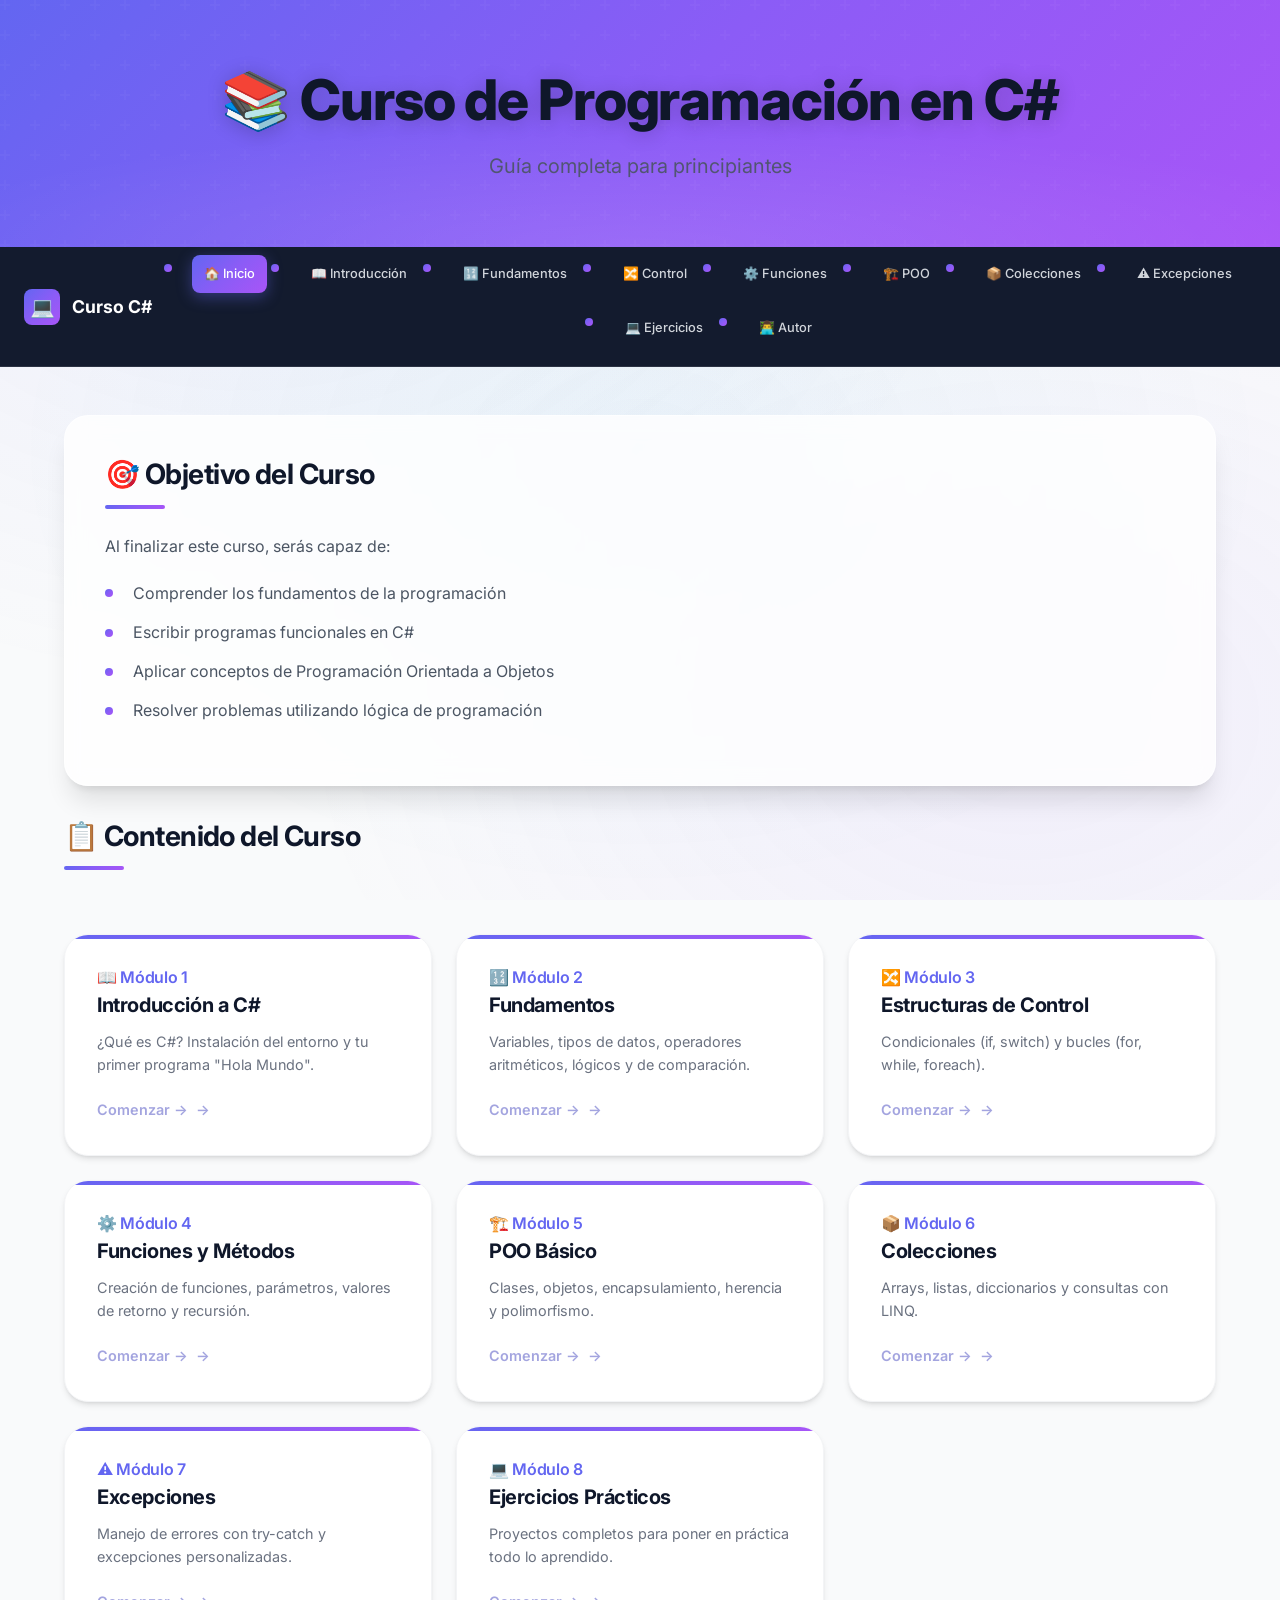
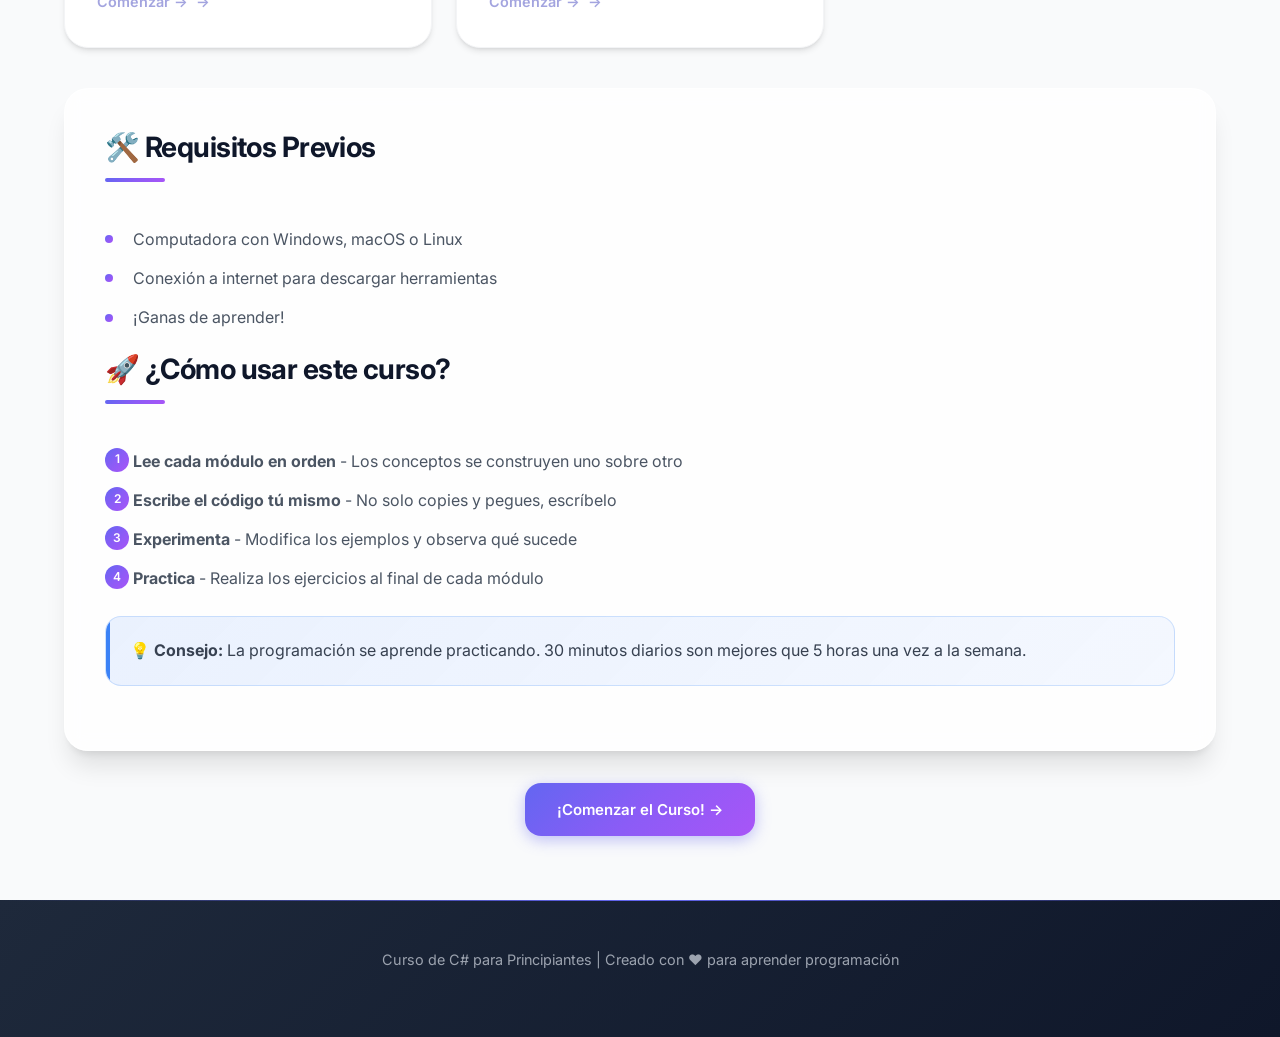
<file: modulo-03.html>
<!DOCTYPE html>
<html lang="es">
<head>
    <meta charset="UTF-8">
    <meta name="viewport" content="width=device-width, initial-scale=1.0">
    <title>Módulo 3: Estructuras de Control | Curso de C#</title>
    <link rel="stylesheet" href="css/styles.css">
    <script>
    (function(){
        if(sessionStorage.getItem('module2Done') !== 'true'){
            alert('Debes completar el Módulo 2 antes de acceder a este módulo.');
            window.location.href = 'modulo-02.html';
        }
    })();
    </script>
</head>
<body>
    <header>
        <h1>Módulo 3: Estructuras de Control</h1>
        <p>Condicionales y Bucles</p>
    </header>

    <nav>
        <div class="nav-container">
            <a href="index.html" class="nav-logo">
                <span class="nav-logo-icon">💻</span>
                <span>Curso C#</span>
            </a>
            <button class="nav-toggle" aria-label="Menú" onclick="this.classList.toggle('active'); document.querySelector('nav ul').classList.toggle('active');">
                <span></span>
                <span></span>
                <span></span>
            </button>
            <ul>
                <li><a href="index.html">🏠 Inicio</a></li>
                <li><a href="modulo-01.html">📖 Introducción</a></li>
                <li><a href="modulo-02.html">🔢 Fundamentos</a></li>
                <li><a href="modulo-03.html" class="active">🔀 Control</a></li>
                <li><a href="modulo-04.html">⚙️ Funciones</a></li>
                <li><a href="modulo-05.html">🏗️ POO</a></li>
                <li><a href="modulo-06.html">📦 Colecciones</a></li>
                <li><a href="modulo-07.html">⚠️ Excepciones</a></li>
                <li><a href="modulo-08.html">💻 Ejercicios</a></li>
                <li><a href="about.html">👨‍💻 Autor</a></li>
            </ul>
        </div>
    </nav>

    <main>
        <div class="container">
            <h2>🎯 Objetivos de este módulo</h2>
            <ul>
                <li>Entender y usar condicionales (if, else, switch)</li>
                <li>Dominar los bucles (for, while, do-while, foreach)</li>
                <li>Controlar el flujo de tus programas</li>
            </ul>
        </div>

        <div class="container">
            <h2>🔹 Condicional IF</h2>
            <p>El <code>if</code> ejecuta código solo si una condición es verdadera.</p>

            <pre><code><span class="comment">// Sintaxis básica</span>
<span class="keyword">if</span> (condición)
{
    <span class="comment">// Código si es verdadero</span>
}

<span class="comment">// Ejemplo</span>
<span class="keyword">int</span> edad = <span class="number">20</span>;

<span class="keyword">if</span> (edad >= <span class="number">18</span>)
{
    Console.<span class="method">WriteLine</span>(<span class="string">"Eres mayor de edad"</span>);
}</code></pre>
        </div>

        <div class="container">
            <h2>🔹 IF - ELSE</h2>
            <pre><code><span class="keyword">int</span> numero = <span class="number">7</span>;

<span class="keyword">if</span> (numero % <span class="number">2</span> == <span class="number">0</span>)
{
    Console.<span class="method">WriteLine</span>(<span class="string">$"{numero} es PAR"</span>);
}
<span class="keyword">else</span>
{
    Console.<span class="method">WriteLine</span>(<span class="string">$"{numero} es IMPAR"</span>);
}</code></pre>
        </div>

        <div class="container">
            <h2>🔹 IF - ELSE IF - ELSE</h2>
            <pre><code><span class="keyword">int</span> nota = <span class="number">85</span>;
<span class="keyword">string</span> letra;

<span class="keyword">if</span> (nota >= <span class="number">90</span>)
{
    letra = <span class="string">"A"</span>;
}
<span class="keyword">else if</span> (nota >= <span class="number">80</span>)
{
    letra = <span class="string">"B"</span>;
}
<span class="keyword">else if</span> (nota >= <span class="number">70</span>)
{
    letra = <span class="string">"C"</span>;
}
<span class="keyword">else if</span> (nota >= <span class="number">60</span>)
{
    letra = <span class="string">"D"</span>;
}
<span class="keyword">else</span>
{
    letra = <span class="string">"F"</span>;
}

Console.<span class="method">WriteLine</span>(<span class="string">$"Tu calificación es: {letra}"</span>);</code></pre>
        </div>

        <div class="container">
            <h2>🔹 Operador Ternario</h2>
            <p>Forma corta de escribir un if-else simple:</p>
            <pre><code><span class="comment">// condición ? valorSiTrue : valorSiFalse</span>

<span class="keyword">int</span> edad = <span class="number">20</span>;
<span class="keyword">string</span> resultado = edad >= <span class="number">18</span> ? <span class="string">"Mayor"</span> : <span class="string">"Menor"</span>;

<span class="keyword">int</span> numero = <span class="number">7</span>;
<span class="keyword">string</span> paridad = numero % <span class="number">2</span> == <span class="number">0</span> ? <span class="string">"Par"</span> : <span class="string">"Impar"</span>;</code></pre>
        </div>

        <div class="container">
            <h2>🔹 SWITCH</h2>
            <pre><code><span class="keyword">int</span> dia = <span class="number">3</span>;
<span class="keyword">string</span> nombreDia;

<span class="keyword">switch</span> (dia)
{
    <span class="keyword">case</span> <span class="number">1</span>:
        nombreDia = <span class="string">"Lunes"</span>;
        <span class="keyword">break</span>;
    <span class="keyword">case</span> <span class="number">2</span>:
        nombreDia = <span class="string">"Martes"</span>;
        <span class="keyword">break</span>;
    <span class="keyword">case</span> <span class="number">3</span>:
        nombreDia = <span class="string">"Miércoles"</span>;
        <span class="keyword">break</span>;
    <span class="keyword">case</span> <span class="number">4</span>:
        nombreDia = <span class="string">"Jueves"</span>;
        <span class="keyword">break</span>;
    <span class="keyword">case</span> <span class="number">5</span>:
        nombreDia = <span class="string">"Viernes"</span>;
        <span class="keyword">break</span>;
    <span class="keyword">case</span> <span class="number">6</span>:
    <span class="keyword">case</span> <span class="number">7</span>:
        nombreDia = <span class="string">"Fin de semana"</span>;
        <span class="keyword">break</span>;
    <span class="keyword">default</span>:
        nombreDia = <span class="string">"Día inválido"</span>;
        <span class="keyword">break</span>;
}

Console.<span class="method">WriteLine</span>(nombreDia);</code></pre>

            <h3>Switch Expression (C# 8+)</h3>
            <pre><code><span class="keyword">string</span> nombreDia = dia <span class="keyword">switch</span>
{
    <span class="number">1</span> => <span class="string">"Lunes"</span>,
    <span class="number">2</span> => <span class="string">"Martes"</span>,
    <span class="number">3</span> => <span class="string">"Miércoles"</span>,
    <span class="number">4</span> => <span class="string">"Jueves"</span>,
    <span class="number">5</span> => <span class="string">"Viernes"</span>,
    <span class="number">6</span> or <span class="number">7</span> => <span class="string">"Fin de semana"</span>,
    _ => <span class="string">"Día inválido"</span>
};</code></pre>
        </div>

        <div class="container">
            <h2>🔄 Bucle FOR</h2>
            <p>Repite código un número específico de veces.</p>

            <pre><code><span class="comment">// Sintaxis: for (inicio; condición; incremento)</span>

<span class="comment">// Contar del 1 al 10</span>
<span class="keyword">for</span> (<span class="keyword">int</span> i = <span class="number">1</span>; i <= <span class="number">10</span>; i++)
{
    Console.<span class="method">WriteLine</span>(<span class="string">$"Número: {i}"</span>);
}

<span class="comment">// Contar de 2 en 2</span>
<span class="keyword">for</span> (<span class="keyword">int</span> i = <span class="number">0</span>; i <= <span class="number">20</span>; i += <span class="number">2</span>)
{
    Console.<span class="method">Write</span>(<span class="string">$"{i} "</span>);
}

<span class="comment">// Cuenta regresiva</span>
<span class="keyword">for</span> (<span class="keyword">int</span> i = <span class="number">10</span>; i >= <span class="number">0</span>; i--)
{
    Console.<span class="method">WriteLine</span>(i);
}
Console.<span class="method">WriteLine</span>(<span class="string">"¡Despegue!"</span>);</code></pre>

            <h3>Tabla de Multiplicar</h3>
            <pre><code><span class="keyword">int</span> numero = <span class="number">7</span>;

Console.<span class="method">WriteLine</span>(<span class="string">$"Tabla del {numero}"</span>);
<span class="keyword">for</span> (<span class="keyword">int</span> i = <span class="number">1</span>; i <= <span class="number">10</span>; i++)
{
    <span class="keyword">int</span> resultado = numero * i;
    Console.<span class="method">WriteLine</span>(<span class="string">$"{numero} × {i} = {resultado}"</span>);
}</code></pre>
        </div>

        <div class="container">
            <h2>🔄 Bucle WHILE</h2>
            <p>Repite mientras una condición sea verdadera.</p>

            <pre><code><span class="comment">// Adivina el número</span>
Random random = <span class="keyword">new</span> Random();
<span class="keyword">int</span> numeroSecreto = random.<span class="method">Next</span>(<span class="number">1</span>, <span class="number">101</span>);
<span class="keyword">int</span> intento = <span class="number">0</span>;

<span class="keyword">while</span> (intento != numeroSecreto)
{
    Console.<span class="method">Write</span>(<span class="string">"Adivina (1-100): "</span>);
    intento = <span class="keyword">int</span>.<span class="method">Parse</span>(Console.<span class="method">ReadLine</span>());
    
    <span class="keyword">if</span> (intento < numeroSecreto)
        Console.<span class="method">WriteLine</span>(<span class="string">"Mayor..."</span>);
    <span class="keyword">else if</span> (intento > numeroSecreto)
        Console.<span class="method">WriteLine</span>(<span class="string">"Menor..."</span>);
}

Console.<span class="method">WriteLine</span>(<span class="string">"¡Correcto!"</span>);</code></pre>
        </div>

        <div class="container">
            <h2>🔄 Bucle DO-WHILE</h2>
            <p>Similar al while, pero <strong>siempre ejecuta al menos una vez</strong>.</p>

            <pre><code><span class="keyword">int</span> opcion;

<span class="keyword">do</span>
{
    Console.<span class="method">WriteLine</span>(<span class="string">"═══ MENÚ ═══"</span>);
    Console.<span class="method">WriteLine</span>(<span class="string">"1. Opción A"</span>);
    Console.<span class="method">WriteLine</span>(<span class="string">"2. Opción B"</span>);
    Console.<span class="method">WriteLine</span>(<span class="string">"0. Salir"</span>);
    Console.<span class="method">Write</span>(<span class="string">"Elige: "</span>);
    
    opcion = <span class="keyword">int</span>.<span class="method">Parse</span>(Console.<span class="method">ReadLine</span>());
    
    <span class="keyword">switch</span> (opcion)
    {
        <span class="keyword">case</span> <span class="number">1</span>: Console.<span class="method">WriteLine</span>(<span class="string">"Elegiste A"</span>); <span class="keyword">break</span>;
        <span class="keyword">case</span> <span class="number">2</span>: Console.<span class="method">WriteLine</span>(<span class="string">"Elegiste B"</span>); <span class="keyword">break</span>;
        <span class="keyword">case</span> <span class="number">0</span>: Console.<span class="method">WriteLine</span>(<span class="string">"¡Adiós!"</span>); <span class="keyword">break</span>;
    }
    
} <span class="keyword">while</span> (opcion != <span class="number">0</span>);</code></pre>
        </div>

        <div class="container">
            <h2>🔄 Bucle FOREACH</h2>
            <p>Recorre colecciones de elementos.</p>

            <pre><code><span class="keyword">string</span>[] frutas = { <span class="string">"Manzana"</span>, <span class="string">"Naranja"</span>, <span class="string">"Plátano"</span> };

<span class="keyword">foreach</span> (<span class="keyword">string</span> fruta <span class="keyword">in</span> frutas)
{
    Console.<span class="method">WriteLine</span>(<span class="string">$"Fruta: {fruta}"</span>);
}

<span class="comment">// Sumar números</span>
<span class="keyword">int</span>[] numeros = { <span class="number">10</span>, <span class="number">20</span>, <span class="number">30</span>, <span class="number">40</span>, <span class="number">50</span> };
<span class="keyword">int</span> suma = <span class="number">0</span>;

<span class="keyword">foreach</span> (<span class="keyword">int</span> num <span class="keyword">in</span> numeros)
{
    suma += num;
}
Console.<span class="method">WriteLine</span>(<span class="string">$"Suma total: {suma}"</span>);</code></pre>
        </div>

        <div class="container">
            <h2>⏹️ BREAK y CONTINUE</h2>
            <pre><code><span class="comment">// BREAK - Sale del bucle</span>
<span class="keyword">for</span> (<span class="keyword">int</span> i = <span class="number">1</span>; i <= <span class="number">10</span>; i++)
{
    <span class="keyword">if</span> (i == <span class="number">5</span>)
        <span class="keyword">break</span>;  <span class="comment">// Sale cuando i es 5</span>
    Console.<span class="method">WriteLine</span>(i);
}
<span class="comment">// Imprime: 1, 2, 3, 4</span>

<span class="comment">// CONTINUE - Salta a la siguiente iteración</span>
<span class="keyword">for</span> (<span class="keyword">int</span> i = <span class="number">1</span>; i <= <span class="number">10</span>; i++)
{
    <span class="keyword">if</span> (i % <span class="number">2</span> == <span class="number">0</span>)
        <span class="keyword">continue</span>;  <span class="comment">// Salta los pares</span>
    Console.<span class="method">WriteLine</span>(i);
}
<span class="comment">// Imprime: 1, 3, 5, 7, 9</span></code></pre>
        </div>

        <div class="container">
            <h2>📚 Resumen del Módulo</h2>
            <table>
                <thead>
                    <tr><th>Estructura</th><th>Uso</th><th>Ejemplo</th></tr>
                </thead>
                <tbody>
                    <tr><td><code>if</code></td><td>Decisión simple</td><td><code>if (edad >= 18) { }</code></td></tr>
                    <tr><td><code>if-else</code></td><td>Dos opciones</td><td><code>if (x > 0) { } else { }</code></td></tr>
                    <tr><td><code>switch</code></td><td>Múltiples valores</td><td><code>switch (dia) { case 1: ... }</code></td></tr>
                    <tr><td><code>for</code></td><td>Repetir N veces</td><td><code>for (int i = 0; i < 10; i++)</code></td></tr>
                    <tr><td><code>while</code></td><td>Repetir mientras...</td><td><code>while (condicion) { }</code></td></tr>
                    <tr><td><code>do-while</code></td><td>Al menos una vez</td><td><code>do { } while (cond);</code></td></tr>
                    <tr><td><code>foreach</code></td><td>Recorrer colección</td><td><code>foreach (var x in lista)</code></td></tr>
                </tbody>
            </table>
        </div>

        <div style="display: flex; justify-content: space-between; margin-top: 2rem;">
            <a href="modulo-02.html" class="btn btn-secondary">← Anterior: Fundamentos</a>
            <a id="next-link" href="modulo-04.html" class="btn btn-primary">Siguiente: Funciones →</a>
        </div>
    </main>

    <footer>
        <p>Curso de C# para Principiantes | Módulo 3: Estructuras de Control</p>
    </footer>
    <script>
    (function(){
        var moduleNum = 3;
        var nextLink = document.getElementById('next-link');
        var main = document.querySelector('main');
        var container = document.createElement('div');
        container.className = 'container';
        container.id = 'module-quiz';
        container.innerHTML = '\n            <h2>📝 Quiz del Módulo 3</h2>\n            <p>Responde las 3 preguntas correctamente para continuar.</p>\n            <ol>\n              <li>¿Qué estructura usarías para elegir entre múltiples caminos según el valor de una variable?</li>\n              <li>¿Qué bucle recorre una colección elemento a elemento?</li>\n              <li>¿Cómo escribirías la condición para ejecutar código cuando x sea mayor que 10?</li>\n            </ol>\n            <input id="q1" placeholder="Respuesta 1" style="display:block; margin:0.25rem 0; padding:0.5rem; max-width:420px;">\n            <input id="q2" placeholder="Respuesta 2" style="display:block; margin:0.25rem 0; padding:0.5rem; max-width:420px;">\n            <input id="q3" placeholder="Respuesta 3" style="display:block; margin:0.25rem 0; padding:0.5rem; max-width:420px;">\n            <div style="margin-top:0.5rem;"><button id="submit-quiz" class="btn btn-primary">Enviar respuestas</button></div>\n            <p id="quiz-msg" style="display:none; margin-top:0.5rem;"></p>\n        ';
        if(main){ main.insertBefore(container, main.querySelector('div[style*="display: flex"]')); }

        function checkAnswers(){
            var a1 = (document.getElementById('q1')||{value:''}).value.toLowerCase();
            var a2 = (document.getElementById('q2')||{value:''}).value.toLowerCase();
            var a3 = (document.getElementById('q3')||{value:''}).value.toLowerCase();
            var ok1 = a1.indexOf('switch') !== -1 || a1.indexOf('if') !== -1;
            var ok2 = a2.indexOf('foreach') !== -1 || a2.indexOf('for each') !== -1 || a2.indexOf('for') !== -1;
            var ok3 = a3.indexOf('> 10') !== -1 || a3.indexOf('>10') !== -1 || a3.indexOf('mayor que 10') !== -1 || a3.indexOf('>') !== -1;
            return ok1 && ok2 && ok3;
        }

        function markDone(){
            sessionStorage.setItem('module' + moduleNum + 'Done','true');
            var msg=document.getElementById('quiz-msg'); msg.textContent='¡Correcto! Módulo completado.'; msg.style.display='block';
            if(nextLink){ nextLink.classList.remove('disabled'); nextLink.removeEventListener('click', blockNextLink); }
            if(window.updateModuleLinks) window.updateModuleLinks();
        }

        function blockNextLink(e){
            e.preventDefault();
            alert('Debes completar este módulo antes de continuar.');
        }

        document.addEventListener('click', function(ev){ if(ev.target && ev.target.id === 'submit-quiz'){ if(checkAnswers()){ markDone(); } else { var msg=document.getElementById('quiz-msg'); msg.textContent='Respuestas incorrectas. Intenta de nuevo.'; msg.style.display='block'; } } });

        if(sessionStorage.getItem('module' + moduleNum + 'Done') === 'true'){ var msg=document.getElementById('quiz-msg'); if(msg){ msg.textContent='Módulo completado previamente.'; msg.style.display='block'; } if(nextLink) nextLink.classList.remove('disabled'); } else { if(nextLink){ nextLink.addEventListener('click', blockNextLink); nextLink.classList.add('disabled'); } }
    })();
    </script>
</body>
</html>
</file>
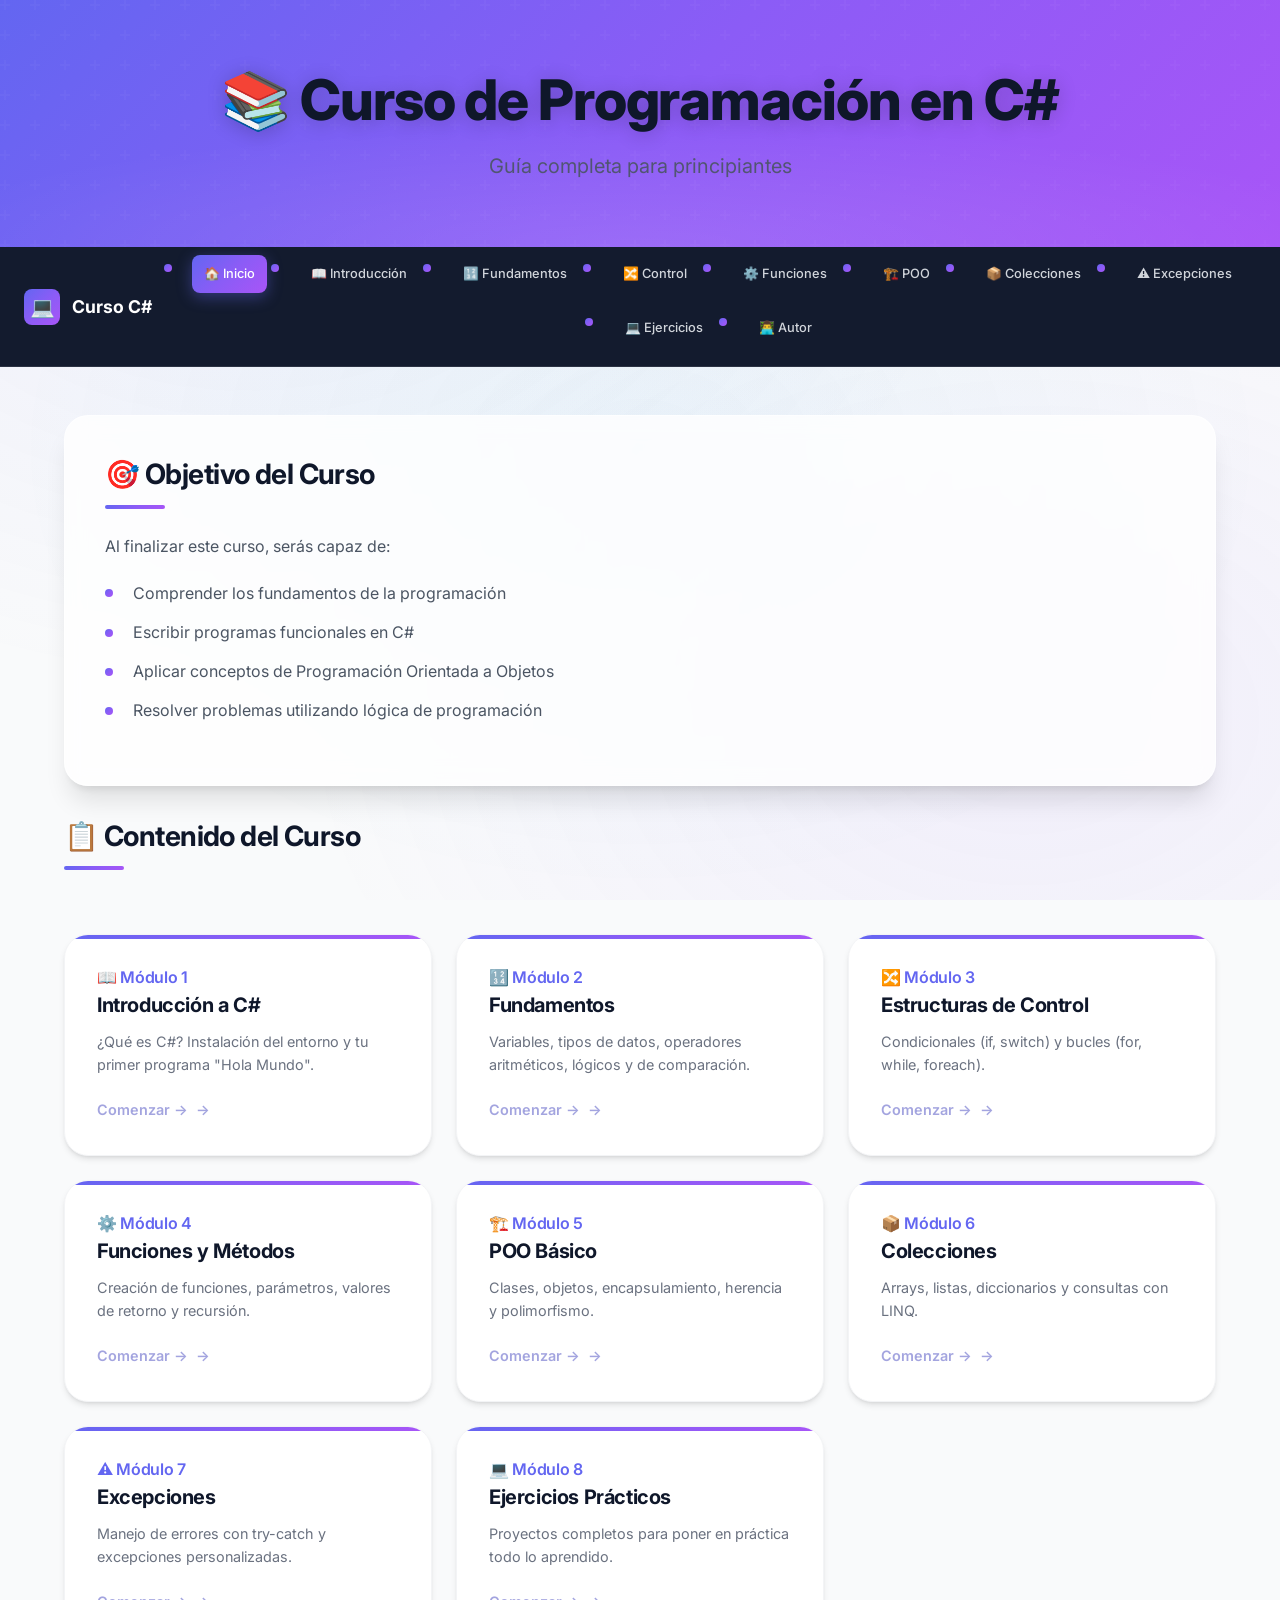
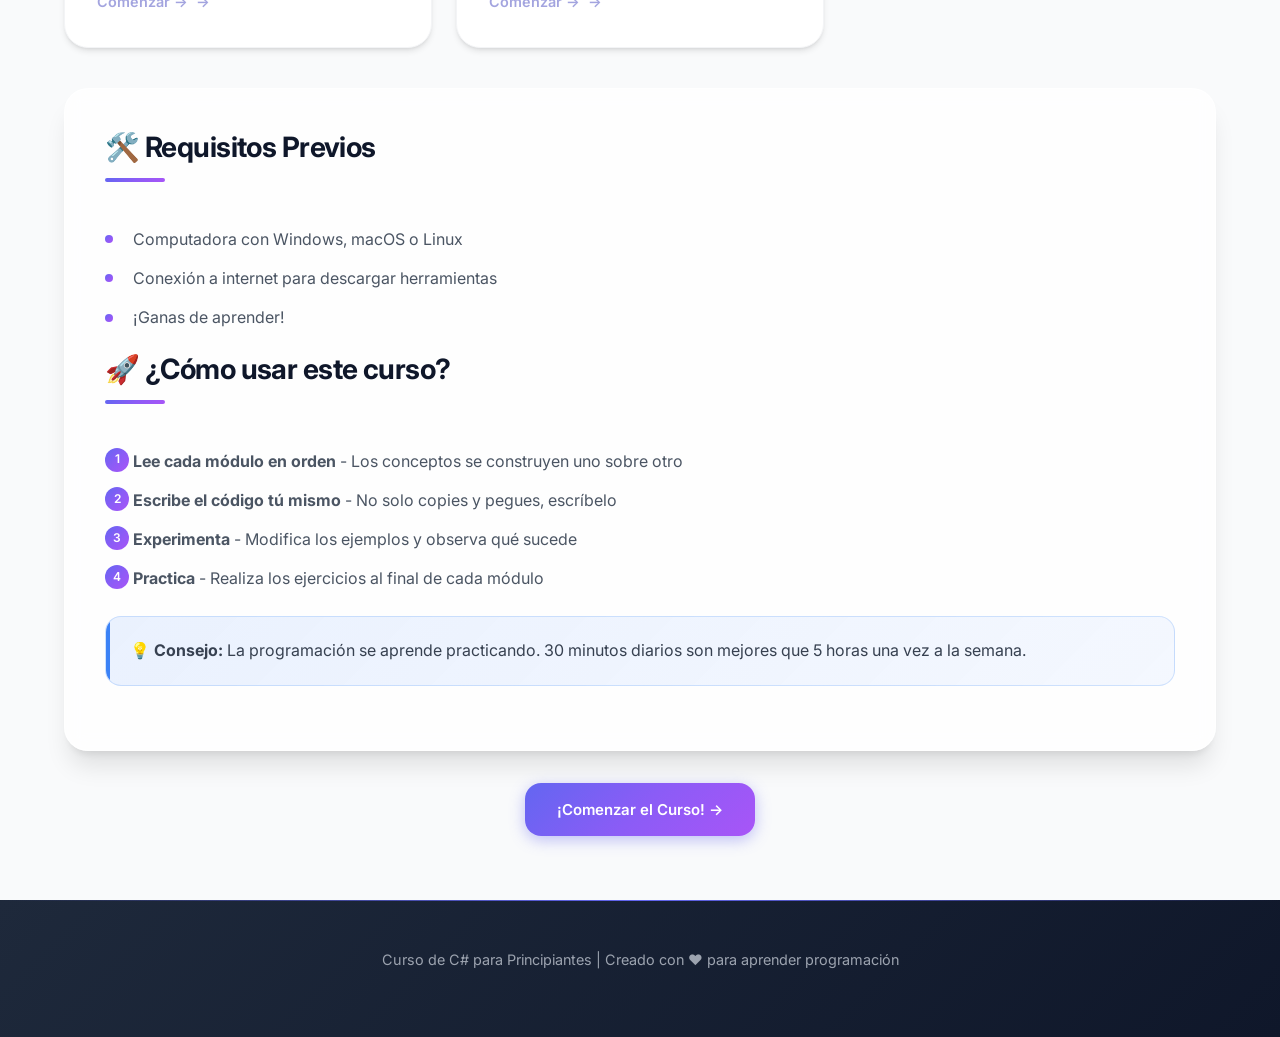
<file: modulo-04.html>
<!DOCTYPE html>
<html lang="es">
<head>
    <meta charset="UTF-8">
    <meta name="viewport" content="width=device-width, initial-scale=1.0">
    <title>Módulo 4: Funciones y Métodos | Curso de C#</title>
    <link rel="stylesheet" href="css/styles.css">
    <script>
    (function(){
        if(sessionStorage.getItem('module3Done') !== 'true'){
            alert('Debes completar el Módulo 3 antes de acceder a este módulo.');
            window.location.href = 'modulo-03.html';
        }
    })();
    </script>
</head>
<body>
    <header>
        <h1>Módulo 4: Funciones y Métodos</h1>
        <p>Organiza y reutiliza tu código</p>
    </header>

    <nav>
        <div class="nav-container">
            <a href="index.html" class="nav-logo">
                <span class="nav-logo-icon">💻</span>
                <span>Curso C#</span>
            </a>
            <button class="nav-toggle" aria-label="Menú" onclick="this.classList.toggle('active'); document.querySelector('nav ul').classList.toggle('active');">
                <span></span>
                <span></span>
                <span></span>
            </button>
            <ul>
                <li><a href="index.html">🏠 Inicio</a></li>
                <li><a href="modulo-01.html">📖 Introducción</a></li>
                <li><a href="modulo-02.html">🔢 Fundamentos</a></li>
                <li><a href="modulo-03.html">🔀 Control</a></li>
                <li><a href="modulo-04.html" class="active">⚙️ Funciones</a></li>
                <li><a href="modulo-05.html">🏗️ POO</a></li>
                <li><a href="modulo-06.html">📦 Colecciones</a></li>
                <li><a href="modulo-07.html">⚠️ Excepciones</a></li>
                <li><a href="modulo-08.html">💻 Ejercicios</a></li>
                <li><a href="about.html">👨‍💻 Autor</a></li>
            </ul>
        </div>
    </nav>

    <main>
        <div class="container">
            <h2>🎯 Objetivos de este módulo</h2>
            <ul>
                <li>Entender qué son las funciones y por qué son importantes</li>
                <li>Crear funciones con y sin parámetros</li>
                <li>Trabajar con valores de retorno</li>
                <li>Comprender el alcance de las variables</li>
            </ul>
        </div>

        <div class="container">
            <h2>📖 ¿Qué es una Función?</h2>
            <p>Una <strong>función</strong> (o método) es un bloque de código reutilizable que realiza una tarea específica.</p>

            <h3>Beneficios de usar funciones:</h3>
            <table>
                <thead><tr><th>Beneficio</th><th>Descripción</th></tr></thead>
                <tbody>
                    <tr><td><strong>Reutilización</strong></td><td>Escribes una vez, usas muchas veces</td></tr>
                    <tr><td><strong>Organización</strong></td><td>Divide problemas grandes en partes pequeñas</td></tr>
                    <tr><td><strong>Mantenimiento</strong></td><td>Cambias en un solo lugar</td></tr>
                    <tr><td><strong>Legibilidad</strong></td><td>Código más fácil de entender</td></tr>
                </tbody>
            </table>
        </div>

        <div class="container">
            <h2>🔹 Función Básica (void)</h2>
            <pre><code><span class="comment">// Función que no retorna valor</span>
<span class="keyword">static void</span> <span class="method">Saludar</span>()
{
    Console.<span class="method">WriteLine</span>(<span class="string">"¡Hola! Bienvenido al programa."</span>);
}

<span class="comment">// Llamar a la función</span>
<span class="keyword">static void</span> <span class="method">Main</span>()
{
    <span class="method">Saludar</span>();  <span class="comment">// Imprime: ¡Hola! Bienvenido al programa.</span>
    <span class="method">Saludar</span>();  <span class="comment">// Puedes llamarla múltiples veces</span>
}</code></pre>
        </div>

        <div class="container">
            <h2>🔹 Funciones con Parámetros</h2>
            <pre><code><span class="comment">// Un parámetro</span>
<span class="keyword">static void</span> <span class="method">SaludarPersona</span>(<span class="keyword">string</span> nombre)
{
    Console.<span class="method">WriteLine</span>(<span class="string">$"¡Hola, {nombre}!"</span>);
}

<span class="comment">// Múltiples parámetros</span>
<span class="keyword">static void</span> <span class="method">MostrarInfo</span>(<span class="keyword">string</span> nombre, <span class="keyword">int</span> edad, <span class="keyword">string</span> ciudad)
{
    Console.<span class="method">WriteLine</span>(<span class="string">$"Nombre: {nombre}"</span>);
    Console.<span class="method">WriteLine</span>(<span class="string">$"Edad: {edad} años"</span>);
    Console.<span class="method">WriteLine</span>(<span class="string">$"Ciudad: {ciudad}"</span>);
}

<span class="comment">// Uso</span>
<span class="method">SaludarPersona</span>(<span class="string">"Ana"</span>);
<span class="method">SaludarPersona</span>(<span class="string">"Carlos"</span>);
<span class="method">MostrarInfo</span>(<span class="string">"María"</span>, <span class="number">25</span>, <span class="string">"México"</span>);</code></pre>
        </div>

        <div class="container">
            <h2>🔹 Funciones con Valor de Retorno</h2>
            <pre><code><span class="comment">// Función que retorna un entero</span>
<span class="keyword">static int</span> <span class="method">Sumar</span>(<span class="keyword">int</span> a, <span class="keyword">int</span> b)
{
    <span class="keyword">return</span> a + b;
}

<span class="comment">// Función que retorna un string</span>
<span class="keyword">static string</span> <span class="method">CrearSaludo</span>(<span class="keyword">string</span> nombre)
{
    <span class="keyword">return</span> <span class="string">$"¡Bienvenido, {nombre}!"</span>;
}

<span class="comment">// Función que retorna un booleano</span>
<span class="keyword">static bool</span> <span class="method">EsPar</span>(<span class="keyword">int</span> numero)
{
    <span class="keyword">return</span> numero % <span class="number">2</span> == <span class="number">0</span>;
}

<span class="comment">// Uso</span>
<span class="keyword">int</span> resultado = <span class="method">Sumar</span>(<span class="number">5</span>, <span class="number">3</span>);  <span class="comment">// resultado = 8</span>
Console.<span class="method">WriteLine</span>(<span class="method">CrearSaludo</span>(<span class="string">"Ana"</span>));
Console.<span class="method">WriteLine</span>(<span class="string">$"¿8 es par? {<span class="method">EsPar</span>(<span class="number">8</span>)}"</span>);  <span class="comment">// true</span></code></pre>
        </div>

        <div class="container">
            <h2>🔹 Calculadora con Funciones</h2>
            <pre><code><span class="keyword">class</span> <span class="class-name">Calculadora</span>
{
    <span class="keyword">static void</span> <span class="method">Main</span>()
    {
        <span class="keyword">double</span> a = <span class="number">10</span>, b = <span class="number">3</span>;
        
        Console.<span class="method">WriteLine</span>(<span class="string">$"Suma: {<span class="method">Sumar</span>(a, b)}"</span>);
        Console.<span class="method">WriteLine</span>(<span class="string">$"Resta: {<span class="method">Restar</span>(a, b)}"</span>);
        Console.<span class="method">WriteLine</span>(<span class="string">$"Multiplicación: {<span class="method">Multiplicar</span>(a, b)}"</span>);
        Console.<span class="method">WriteLine</span>(<span class="string">$"División: {<span class="method">Dividir</span>(a, b)}"</span>);
    }
    
    <span class="keyword">static double</span> <span class="method">Sumar</span>(<span class="keyword">double</span> a, <span class="keyword">double</span> b) => a + b;
    <span class="keyword">static double</span> <span class="method">Restar</span>(<span class="keyword">double</span> a, <span class="keyword">double</span> b) => a - b;
    <span class="keyword">static double</span> <span class="method">Multiplicar</span>(<span class="keyword">double</span> a, <span class="keyword">double</span> b) => a * b;
    <span class="keyword">static double</span> <span class="method">Dividir</span>(<span class="keyword">double</span> a, <span class="keyword">double</span> b) => b != <span class="number">0</span> ? a / b : <span class="number">0</span>;
}</code></pre>
        </div>

        <div class="container">
            <h2>🔹 Parámetros Opcionales</h2>
            <pre><code><span class="keyword">static void</span> <span class="method">ImprimirMensaje</span>(<span class="keyword">string</span> mensaje, <span class="keyword">int</span> veces = <span class="number">1</span>, <span class="keyword">string</span> prefijo = <span class="string">"-"</span>)
{
    <span class="keyword">for</span> (<span class="keyword">int</span> i = <span class="number">0</span>; i < veces; i++)
    {
        Console.<span class="method">WriteLine</span>(<span class="string">$"{prefijo} {mensaje}"</span>);
    }
}

<span class="comment">// Diferentes formas de llamar</span>
<span class="method">ImprimirMensaje</span>(<span class="string">"Hola"</span>);              <span class="comment">// Usa valores por defecto</span>
<span class="method">ImprimirMensaje</span>(<span class="string">"Hola"</span>, <span class="number">3</span>);           <span class="comment">// Repite 3 veces</span>
<span class="method">ImprimirMensaje</span>(<span class="string">"Hola"</span>, <span class="number">2</span>, <span class="string">"*"</span>);     <span class="comment">// Personaliza todo</span>
<span class="method">ImprimirMensaje</span>(<span class="string">"Hola"</span>, prefijo: <span class="string">">"</span>); <span class="comment">// Parámetro nombrado</span></code></pre>
        </div>

        <div class="container">
            <h2>🔹 Parámetros ref y out</h2>
            <pre><code><span class="comment">// ref: modifica la variable original</span>
<span class="keyword">static void</span> <span class="method">Duplicar</span>(<span class="keyword">ref int</span> numero)
{
    numero *= <span class="number">2</span>;
}

<span class="keyword">int</span> valor = <span class="number">5</span>;
<span class="method">Duplicar</span>(<span class="keyword">ref</span> valor);
Console.<span class="method">WriteLine</span>(valor);  <span class="comment">// 10</span>

<span class="comment">// out: retorna múltiples valores</span>
<span class="keyword">static void</span> <span class="method">Dividir</span>(<span class="keyword">int</span> a, <span class="keyword">int</span> b, <span class="keyword">out int</span> cociente, <span class="keyword">out int</span> resto)
{
    cociente = a / b;
    resto = a % b;
}

<span class="method">Dividir</span>(<span class="number">17</span>, <span class="number">5</span>, <span class="keyword">out int</span> c, <span class="keyword">out int</span> r);
Console.<span class="method">WriteLine</span>(<span class="string">$"17 ÷ 5 = {c} resto {r}"</span>);  <span class="comment">// 3 resto 2</span></code></pre>
        </div>

        <div class="container">
            <h2>🔹 Sobrecarga de Métodos</h2>
            <pre><code><span class="comment">// Mismo nombre, diferentes parámetros</span>
<span class="keyword">static int</span> <span class="method">Sumar</span>(<span class="keyword">int</span> a, <span class="keyword">int</span> b) => a + b;
<span class="keyword">static int</span> <span class="method">Sumar</span>(<span class="keyword">int</span> a, <span class="keyword">int</span> b, <span class="keyword">int</span> c) => a + b + c;
<span class="keyword">static double</span> <span class="method">Sumar</span>(<span class="keyword">double</span> a, <span class="keyword">double</span> b) => a + b;

<span class="comment">// C# elige automáticamente la versión correcta</span>
Console.<span class="method">WriteLine</span>(<span class="method">Sumar</span>(<span class="number">5</span>, <span class="number">3</span>));         <span class="comment">// 8 (int, int)</span>
Console.<span class="method">WriteLine</span>(<span class="method">Sumar</span>(<span class="number">5</span>, <span class="number">3</span>, <span class="number">2</span>));      <span class="comment">// 10 (int, int, int)</span>
Console.<span class="method">WriteLine</span>(<span class="method">Sumar</span>(<span class="number">5.5</span>, <span class="number">3.3</span>));    <span class="comment">// 8.8 (double, double)</span></code></pre>
        </div>

        <div class="container">
            <h2>🔹 Funciones Recursivas</h2>
            <pre><code><span class="comment">// Factorial: 5! = 5 × 4 × 3 × 2 × 1 = 120</span>
<span class="keyword">static long</span> <span class="method">Factorial</span>(<span class="keyword">int</span> n)
{
    <span class="keyword">if</span> (n <= <span class="number">1</span>)
        <span class="keyword">return</span> <span class="number">1</span>;  <span class="comment">// Caso base</span>
    
    <span class="keyword">return</span> n * <span class="method">Factorial</span>(n - <span class="number">1</span>);  <span class="comment">// Caso recursivo</span>
}

<span class="comment">// Fibonacci: 1, 1, 2, 3, 5, 8, 13...</span>
<span class="keyword">static int</span> <span class="method">Fibonacci</span>(<span class="keyword">int</span> n)
{
    <span class="keyword">if</span> (n <= <span class="number">2</span>)
        <span class="keyword">return</span> <span class="number">1</span>;
    
    <span class="keyword">return</span> <span class="method">Fibonacci</span>(n - <span class="number">1</span>) + <span class="method">Fibonacci</span>(n - <span class="number">2</span>);
}

Console.<span class="method">WriteLine</span>(<span class="string">$"5! = {<span class="method">Factorial</span>(<span class="number">5</span>)}"</span>);  <span class="comment">// 120</span>
Console.<span class="method">WriteLine</span>(<span class="string">$"Fib(10) = {<span class="method">Fibonacci</span>(<span class="number">10</span>)}"</span>);  <span class="comment">// 55</span></code></pre>
        </div>

        <div class="container">
            <h2>📚 Resumen del Módulo</h2>
            <table>
                <thead><tr><th>Concepto</th><th>Descripción</th><th>Ejemplo</th></tr></thead>
                <tbody>
                    <tr><td>void</td><td>No retorna valor</td><td><code>static void Saludar()</code></td></tr>
                    <tr><td>Con retorno</td><td>Devuelve un valor</td><td><code>static int Sumar(int a, int b)</code></td></tr>
                    <tr><td>Parámetros</td><td>Datos de entrada</td><td><code>(string nombre, int edad)</code></td></tr>
                    <tr><td>Opcionales</td><td>Valor por defecto</td><td><code>(int x = 10)</code></td></tr>
                    <tr><td>ref</td><td>Modifica original</td><td><code>ref int numero</code></td></tr>
                    <tr><td>out</td><td>Múltiples retornos</td><td><code>out int resultado</code></td></tr>
                    <tr><td>Sobrecarga</td><td>Mismo nombre, diferentes params</td><td>Múltiples <code>Sumar()</code></td></tr>
                </tbody>
            </table>
        </div>

        <div style="display: flex; justify-content: space-between; margin-top: 2rem;">
            <a href="modulo-03.html" class="btn btn-secondary">← Anterior: Control</a>
            <a id="next-link" href="modulo-05.html" class="btn btn-primary">Siguiente: POO →</a>
        </div>
    </main>

    <footer>
        <p>Curso de C# para Principiantes | Módulo 4: Funciones y Métodos</p>
    </footer>
    <script>
    (function(){
        var moduleNum = 4;
        var nextLink = document.getElementById('next-link');
        var main = document.querySelector('main');
        var container = document.createElement('div');
        container.className = 'container';
        container.id = 'module-quiz';
        container.innerHTML = '\n            <h2>📝 Quiz del Módulo 4</h2>\n            <p>Contesta correctamente las 3 preguntas para continuar.</p>\n            <ol>\n              <li>¿Cómo defines una función que no retorna valor? (ej: palabra clave)</li>\n              <li>¿Cómo declaras un parámetro string llamado nombre?</li>\n              <li>¿Qué palabra clave usas para devolver un valor?</li>\n            </ol>\n            <input id="q1" placeholder="Respuesta 1" style="display:block; margin:0.25rem 0; padding:0.5rem; max-width:420px;">\n            <input id="q2" placeholder="Respuesta 2" style="display:block; margin:0.25rem 0; padding:0.5rem; max-width:420px;">\n            <input id="q3" placeholder="Respuesta 3" style="display:block; margin:0.25rem 0; padding:0.5rem; max-width:420px;">\n            <div style="margin-top:0.5rem;"><button id="submit-quiz" class="btn btn-primary">Enviar respuestas</button></div>\n            <p id="quiz-msg" style="display:none; margin-top:0.5rem;"></p>\n        ';
        if(main){ main.insertBefore(container, main.querySelector('div[style*="display: flex"]')); }

        function checkAnswers(){
            var a1 = (document.getElementById('q1')||{value:''}).value.toLowerCase();
            var a2 = (document.getElementById('q2')||{value:''}).value.toLowerCase();
            var a3 = (document.getElementById('q3')||{value:''}).value.toLowerCase();
            var ok1 = a1.indexOf('void') !== -1;
            var ok2 = a2.indexOf('string nombre') !== -1 || (a2.indexOf('string') !== -1 && a2.indexOf('nombre') !== -1);
            var ok3 = a3.indexOf('return') !== -1;
            return ok1 && ok2 && ok3;
        }

        function markDone(){
            sessionStorage.setItem('module' + moduleNum + 'Done','true');
            var msg=document.getElementById('quiz-msg'); msg.textContent='¡Correcto! Módulo completado.'; msg.style.display='block';
            if(nextLink){ nextLink.classList.remove('disabled'); nextLink.removeEventListener('click', blockNextLink); }
            if(window.updateModuleLinks) window.updateModuleLinks();
        }

        function blockNextLink(e){
            e.preventDefault();
            alert('Debes completar este módulo antes de continuar.');
        }

        document.addEventListener('click', function(ev){ if(ev.target && ev.target.id === 'submit-quiz'){ if(checkAnswers()){ markDone(); } else { var msg=document.getElementById('quiz-msg'); msg.textContent='Respuestas incorrectas. Intenta de nuevo.'; msg.style.display='block'; } } });

        if(sessionStorage.getItem('module' + moduleNum + 'Done') === 'true'){ var msg=document.getElementById('quiz-msg'); if(msg){ msg.textContent='Módulo completado previamente.'; msg.style.display='block'; } if(nextLink) nextLink.classList.remove('disabled'); } else { if(nextLink){ nextLink.addEventListener('click', blockNextLink); nextLink.classList.add('disabled'); } }
    })();
    </script>
</body>
</html>
</file>
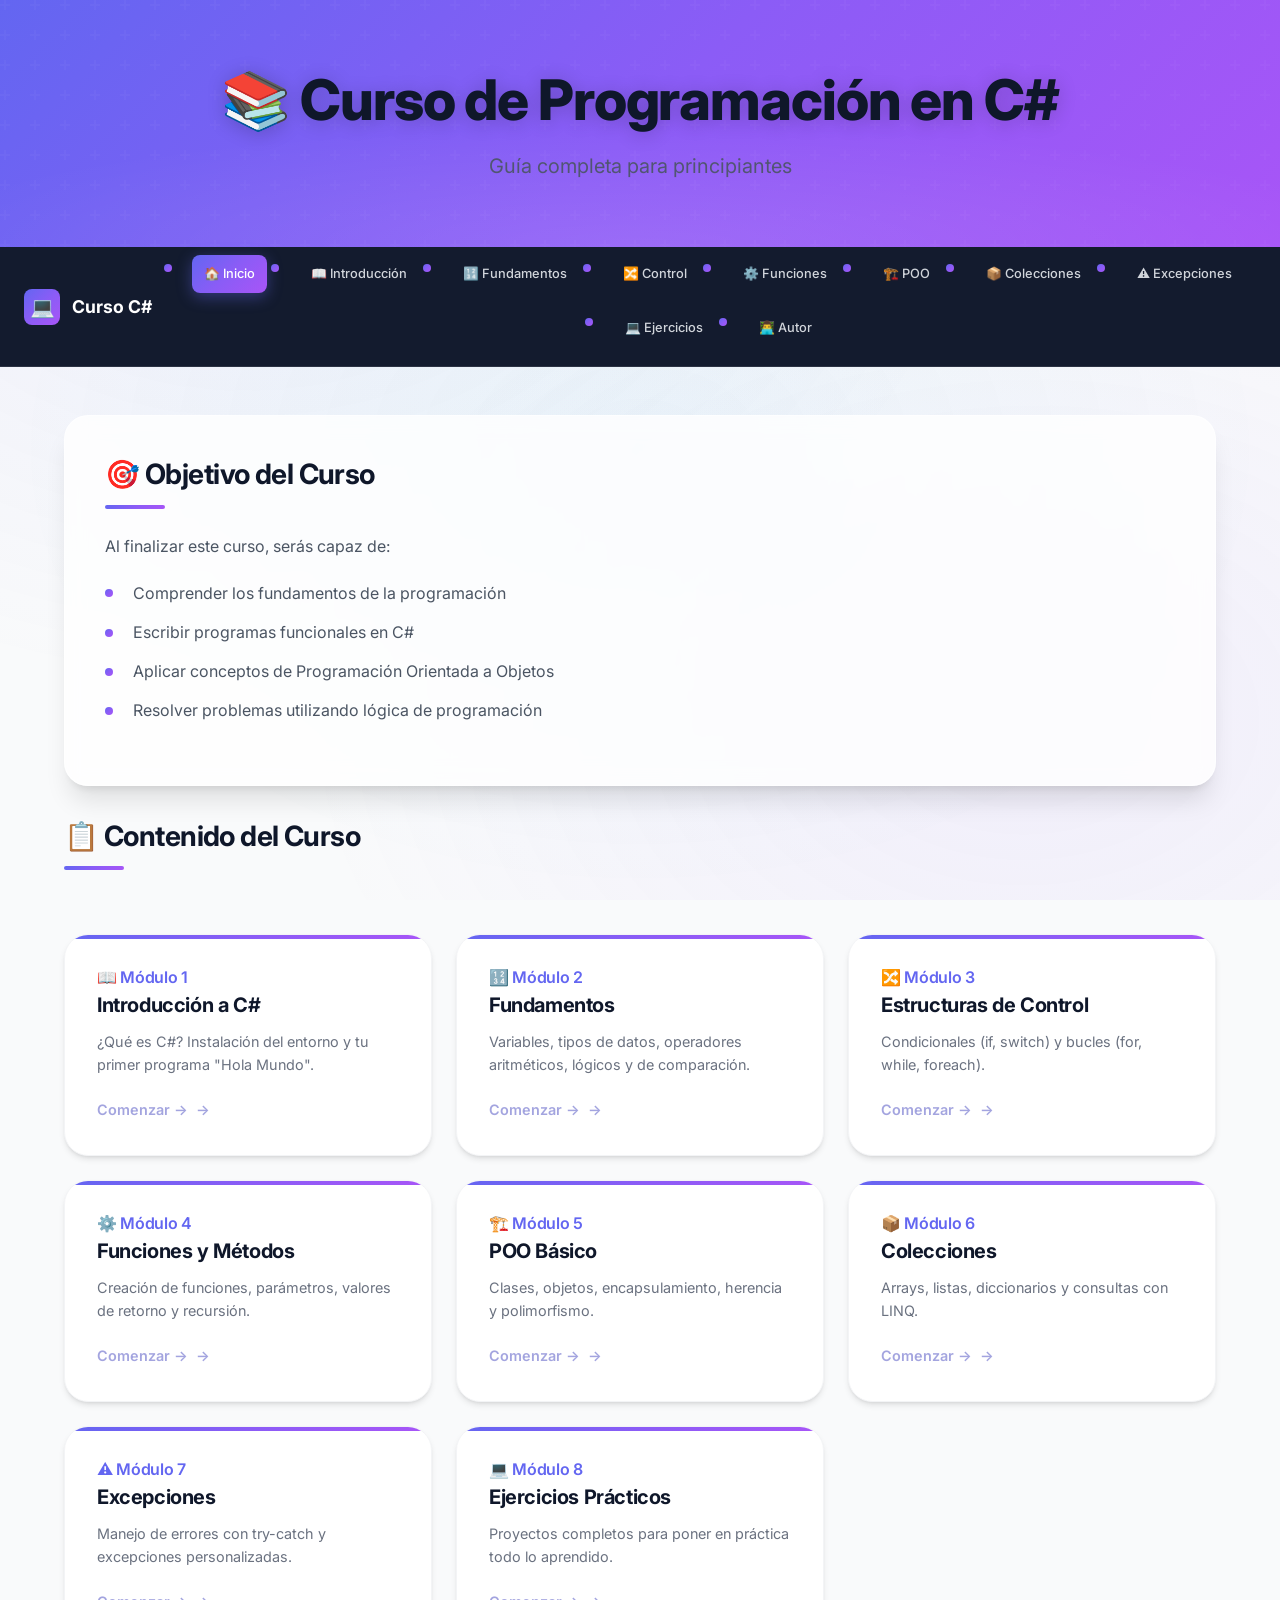
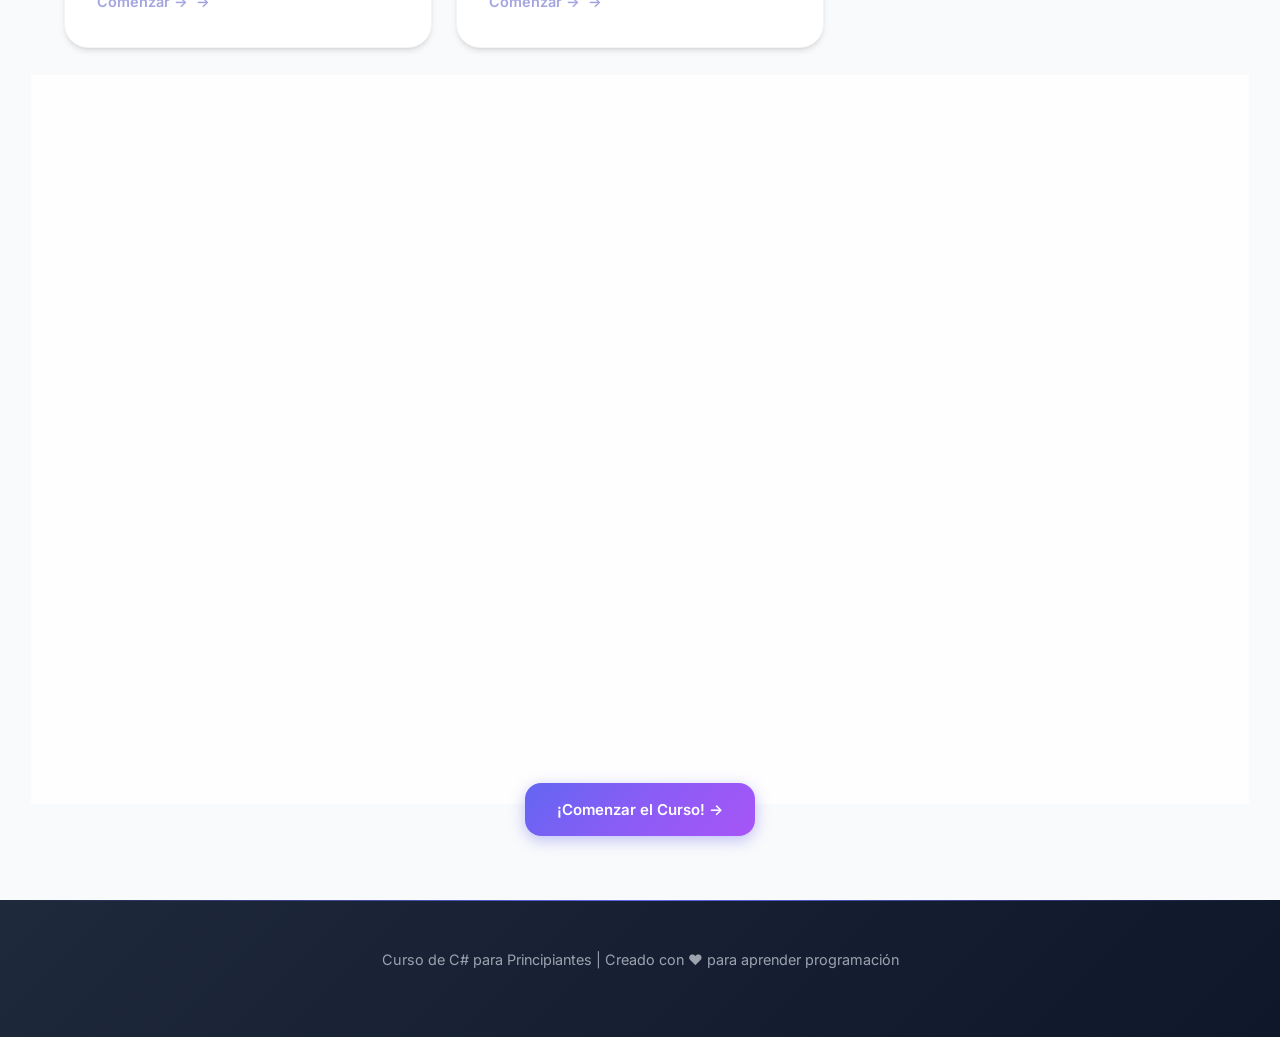
<file: modulo-05.html>
<!DOCTYPE html>
<html lang="es">
<head>
    <meta charset="UTF-8">
    <meta name="viewport" content="width=device-width, initial-scale=1.0">
    <title>Módulo 5: POO Básico | Curso de C#</title>
    <link rel="stylesheet" href="css/styles.css">
    <script>
    (function(){
        if(sessionStorage.getItem('module4Done') !== 'true'){
            alert('Debes completar el Módulo 4 antes de acceder a este módulo.');
            window.location.href = 'modulo-04.html';
        }
    })();
    </script>
</head>
<body>
    <header>
        <h1>Módulo 5: Programación Orientada a Objetos</h1>
        <p>Clases, Objetos y Encapsulamiento</p>
    </header>

    <nav>
        <div class="nav-container">
            <a href="index.html" class="nav-logo">
                <span class="nav-logo-icon">💻</span>
                <span>Curso C#</span>
            </a>
            <button class="nav-toggle" aria-label="Menú" onclick="this.classList.toggle('active'); document.querySelector('nav ul').classList.toggle('active');">
                <span></span>
                <span></span>
                <span></span>
            </button>
            <ul>
                <li><a href="index.html">🏠 Inicio</a></li>
                <li><a href="modulo-01.html">📖 Introducción</a></li>
                <li><a href="modulo-02.html">🔢 Fundamentos</a></li>
                <li><a href="modulo-03.html">🔀 Control</a></li>
                <li><a href="modulo-04.html">⚙️ Funciones</a></li>
                <li><a href="modulo-05.html" class="active">🏗️ POO</a></li>
                <li><a href="modulo-06.html">📦 Colecciones</a></li>
                <li><a href="modulo-07.html">⚠️ Excepciones</a></li>
                <li><a href="modulo-08.html">💻 Ejercicios</a></li>
                <li><a href="about.html">👨‍💻 Autor</a></li>
            </ul>
        </div>
    </nav>

    <main>
        <div class="container">
            <h2>🎯 Objetivos de este módulo</h2>
            <ul>
                <li>Entender los conceptos fundamentales de POO</li>
                <li>Crear clases y objetos</li>
                <li>Aplicar encapsulamiento con propiedades</li>
                <li>Comprender herencia y polimorfismo</li>
            </ul>
        </div>

        <div class="container">
            <h2>📖 ¿Qué es la POO?</h2>
            <p>La <strong>Programación Orientada a Objetos</strong> organiza el código en "objetos" que representan cosas del mundo real.</p>

            <table>
                <thead><tr><th>Concepto</th><th>En un Auto</th><th>En Código</th></tr></thead>
                <tbody>
                    <tr><td>Clase</td><td>Plano/Diseño</td><td><code>class Auto { }</code></td></tr>
                    <tr><td>Objeto</td><td>Un auto específico</td><td><code>new Auto()</code></td></tr>
                    <tr><td>Atributos</td><td>Color, marca</td><td><code>string color;</code></td></tr>
                    <tr><td>Métodos</td><td>Arrancar, frenar</td><td><code>void Arrancar()</code></td></tr>
                </tbody>
            </table>
        </div>

        <div class="container">
            <h2>🔹 Tu Primera Clase</h2>
            <pre><code><span class="comment">// Definición de la clase</span>
<span class="keyword">class</span> <span class="class-name">Persona</span>
{
    <span class="comment">// Atributos (campos)</span>
    <span class="keyword">public string</span> nombre;
    <span class="keyword">public int</span> edad;
    
    <span class="comment">// Método</span>
    <span class="keyword">public void</span> <span class="method">Presentarse</span>()
    {
        Console.<span class="method">WriteLine</span>(<span class="string">$"Hola, soy {nombre} y tengo {edad} años."</span>);
    }
}

<span class="comment">// Crear y usar objetos</span>
<span class="class-name">Persona</span> persona1 = <span class="keyword">new</span> <span class="class-name">Persona</span>();
persona1.nombre = <span class="string">"Ana"</span>;
persona1.edad = <span class="number">25</span>;
persona1.<span class="method">Presentarse</span>();  <span class="comment">// Hola, soy Ana y tengo 25 años.</span>

<span class="class-name">Persona</span> persona2 = <span class="keyword">new</span> <span class="class-name">Persona</span>();
persona2.nombre = <span class="string">"Carlos"</span>;
persona2.edad = <span class="number">30</span>;
persona2.<span class="method">Presentarse</span>();</code></pre>
        </div>

        <div class="container">
            <h2>🔹 Constructores</h2>
            <pre><code><span class="keyword">class</span> <span class="class-name">Producto</span>
{
    <span class="keyword">public string</span> nombre;
    <span class="keyword">public double</span> precio;
    <span class="keyword">public int</span> stock;
    
    <span class="comment">// Constructor por defecto</span>
    <span class="keyword">public</span> <span class="method">Producto</span>()
    {
        nombre = <span class="string">"Sin nombre"</span>;
        precio = <span class="number">0</span>;
        stock = <span class="number">0</span>;
    }
    
    <span class="comment">// Constructor con parámetros</span>
    <span class="keyword">public</span> <span class="method">Producto</span>(<span class="keyword">string</span> nombre, <span class="keyword">double</span> precio, <span class="keyword">int</span> stock)
    {
        <span class="keyword">this</span>.nombre = nombre;  <span class="comment">// 'this' = objeto actual</span>
        <span class="keyword">this</span>.precio = precio;
        <span class="keyword">this</span>.stock = stock;
    }
}

<span class="comment">// Uso</span>
<span class="class-name">Producto</span> p1 = <span class="keyword">new</span> <span class="class-name">Producto</span>();  <span class="comment">// Usa constructor por defecto</span>
<span class="class-name">Producto</span> p2 = <span class="keyword">new</span> <span class="class-name">Producto</span>(<span class="string">"Laptop"</span>, <span class="number">15000</span>, <span class="number">5</span>);  <span class="comment">// Con parámetros</span></code></pre>
        </div>

        <div class="container">
            <h2>🔹 Encapsulamiento y Propiedades</h2>
            <pre><code><span class="keyword">class</span> <span class="class-name">CuentaBancaria</span>
{
    <span class="comment">// Campo privado</span>
    <span class="keyword">private decimal</span> saldo;
    
    <span class="comment">// Propiedad de solo lectura</span>
    <span class="keyword">public decimal</span> Saldo
    {
        <span class="keyword">get</span> { <span class="keyword">return</span> saldo; }
    }
    
    <span class="comment">// Propiedad con validación</span>
    <span class="keyword">public string</span> Titular { <span class="keyword">get</span>; <span class="keyword">set</span>; }
    
    <span class="keyword">public</span> <span class="method">CuentaBancaria</span>(<span class="keyword">string</span> titular)
    {
        Titular = titular;
        saldo = <span class="number">0</span>;
    }
    
    <span class="keyword">public bool</span> <span class="method">Depositar</span>(<span class="keyword">decimal</span> cantidad)
    {
        <span class="keyword">if</span> (cantidad <= <span class="number">0</span>) <span class="keyword">return false</span>;
        saldo += cantidad;
        <span class="keyword">return true</span>;
    }
    
    <span class="keyword">public bool</span> <span class="method">Retirar</span>(<span class="keyword">decimal</span> cantidad)
    {
        <span class="keyword">if</span> (cantidad <= <span class="number">0</span> || cantidad > saldo) <span class="keyword">return false</span>;
        saldo -= cantidad;
        <span class="keyword">return true</span>;
    }
}

<span class="comment">// Uso</span>
<span class="class-name">CuentaBancaria</span> cuenta = <span class="keyword">new</span> <span class="class-name">CuentaBancaria</span>(<span class="string">"Juan"</span>);
cuenta.<span class="method">Depositar</span>(<span class="number">1000</span>);
cuenta.<span class="method">Retirar</span>(<span class="number">200</span>);
Console.<span class="method">WriteLine</span>(<span class="string">$"Saldo: ${cuenta.Saldo}"</span>);  <span class="comment">// 800</span>
<span class="comment">// cuenta.saldo = 1000000;  // ERROR: saldo es privado</span></code></pre>

            <h3>Modificadores de acceso:</h3>
            <table>
                <thead><tr><th>Modificador</th><th>Acceso</th></tr></thead>
                <tbody>
                    <tr><td><code>public</code></td><td>Desde cualquier lugar</td></tr>
                    <tr><td><code>private</code></td><td>Solo dentro de la clase</td></tr>
                    <tr><td><code>protected</code></td><td>Clase y clases derivadas</td></tr>
                </tbody>
            </table>
        </div>

        <div class="container">
            <h2>🔹 Herencia</h2>
            <pre><code><span class="comment">// Clase base</span>
<span class="keyword">class</span> <span class="class-name">Animal</span>
{
    <span class="keyword">public string</span> Nombre { <span class="keyword">get</span>; <span class="keyword">set</span>; }
    
    <span class="keyword">public virtual void</span> <span class="method">HacerSonido</span>()
    {
        Console.<span class="method">WriteLine</span>(<span class="string">"El animal hace un sonido"</span>);
    }
}

<span class="comment">// Clase derivada</span>
<span class="keyword">class</span> <span class="class-name">Perro</span> : <span class="class-name">Animal</span>
{
    <span class="keyword">public string</span> Raza { <span class="keyword">get</span>; <span class="keyword">set</span>; }
    
    <span class="keyword">public override void</span> <span class="method">HacerSonido</span>()
    {
        Console.<span class="method">WriteLine</span>(<span class="string">$"{Nombre} dice: ¡Guau guau!"</span>);
    }
    
    <span class="keyword">public void</span> <span class="method">BuscarPelota</span>()
    {
        Console.<span class="method">WriteLine</span>(<span class="string">$"{Nombre} busca la pelota"</span>);
    }
}

<span class="keyword">class</span> <span class="class-name">Gato</span> : <span class="class-name">Animal</span>
{
    <span class="keyword">public override void</span> <span class="method">HacerSonido</span>()
    {
        Console.<span class="method">WriteLine</span>(<span class="string">$"{Nombre} dice: ¡Miau!"</span>);
    }
}

<span class="comment">// Uso</span>
<span class="class-name">Perro</span> firulais = <span class="keyword">new</span> <span class="class-name">Perro</span> { Nombre = <span class="string">"Firulais"</span>, Raza = <span class="string">"Labrador"</span> };
<span class="class-name">Gato</span> michi = <span class="keyword">new</span> <span class="class-name">Gato</span> { Nombre = <span class="string">"Michi"</span> };

firulais.<span class="method">HacerSonido</span>();  <span class="comment">// Firulais dice: ¡Guau guau!</span>
michi.<span class="method">HacerSonido</span>();     <span class="comment">// Michi dice: ¡Miau!</span>

<span class="comment">// Polimorfismo</span>
<span class="class-name">Animal</span>[] animales = { firulais, michi };
<span class="keyword">foreach</span> (<span class="class-name">Animal</span> a <span class="keyword">in</span> animales)
{
    a.<span class="method">HacerSonido</span>();  <span class="comment">// Cada uno hace su propio sonido</span>
}</code></pre>
        </div>

        <div class="container">
            <h2>🔹 Miembros Estáticos</h2>
            <pre><code><span class="keyword">class</span> <span class="class-name">Calculadora</span>
{
    <span class="comment">// Métodos estáticos - se llaman sin crear objeto</span>
    <span class="keyword">public static int</span> <span class="method">Sumar</span>(<span class="keyword">int</span> a, <span class="keyword">int</span> b) => a + b;
    <span class="keyword">public static int</span> <span class="method">Restar</span>(<span class="keyword">int</span> a, <span class="keyword">int</span> b) => a - b;
}

<span class="comment">// Uso directo sin instanciar</span>
<span class="keyword">int</span> suma = <span class="class-name">Calculadora</span>.<span class="method">Sumar</span>(<span class="number">5</span>, <span class="number">3</span>);  <span class="comment">// 8</span>

<span class="keyword">class</span> <span class="class-name">Contador</span>
{
    <span class="comment">// Campo estático compartido por todas las instancias</span>
    <span class="keyword">private static int</span> total = <span class="number">0</span>;
    
    <span class="keyword">public int</span> Id { <span class="keyword">get</span>; }
    
    <span class="keyword">public</span> <span class="method">Contador</span>()
    {
        total++;
        Id = total;
    }
    
    <span class="keyword">public static int</span> <span class="method">ObtenerTotal</span>() => total;
}

<span class="class-name">Contador</span> c1 = <span class="keyword">new</span> <span class="class-name">Contador</span>();  <span class="comment">// Id = 1</span>
<span class="class-name">Contador</span> c2 = <span class="keyword">new</span> <span class="class-name">Contador</span>();  <span class="comment">// Id = 2</span>
Console.<span class="method">WriteLine</span>(<span class="class-name">Contador</span>.<span class="method">ObtenerTotal</span>());  <span class="comment">// 2</span></code></pre>
        </div>

        <div class="container">
            <h2>📚 Resumen del Módulo</h2>
            <table>
                <thead><tr><th>Concepto</th><th>Descripción</th><th>Ejemplo</th></tr></thead>
                <tbody>
                    <tr><td>Clase</td><td>Plantilla para objetos</td><td><code>class Persona { }</code></td></tr>
                    <tr><td>Objeto</td><td>Instancia de clase</td><td><code>new Persona()</code></td></tr>
                    <tr><td>Constructor</td><td>Inicializa objeto</td><td><code>public Persona(string n)</code></td></tr>
                    <tr><td>Propiedad</td><td>Acceso controlado</td><td><code>public string Nombre { get; set; }</code></td></tr>
                    <tr><td>Herencia</td><td>Extender clases</td><td><code>class Perro : Animal</code></td></tr>
                    <tr><td>override</td><td>Sobrescribir método</td><td><code>public override void Metodo()</code></td></tr>
                    <tr><td>static</td><td>Pertenece a la clase</td><td><code>static int Sumar()</code></td></tr>
                </tbody>
            </table>
        </div>

        <div style="display: flex; justify-content: space-between; margin-top: 2rem;">
            <a href="modulo-04.html" class="btn btn-secondary">← Anterior: Funciones</a>
            <a id="next-link" href="modulo-06.html" class="btn btn-primary">Siguiente: Colecciones →</a>
        </div>
    </main>

    <footer>
        <p>Curso de C# para Principiantes | Módulo 5: POO</p>
    </footer>
    <script>
    (function(){
        var moduleNum = 5;
        var nextLink = document.getElementById('next-link');
        var main = document.querySelector('main');
        var container = document.createElement('div');
        container.className = 'container';
        container.id = 'module-quiz';
        container.innerHTML = '\n            <h2>📝 Quiz del Módulo 5</h2>\n            <p>Responde correctamente las 3 preguntas para continuar.</p>\n            <ol>\n              <li>¿Qué palabra clave define una clase en C#?</li>\n              <li>¿Cómo instancias un objeto llamado p de la clase Persona?</li>\n              <li>¿Qué modificador hace una propiedad accesible públicamente?</li>\n            </ol>\n            <input id="q1" placeholder="Respuesta 1" style="display:block; margin:0.25rem 0; padding:0.5rem; max-width:420px;">\n            <input id="q2" placeholder="Respuesta 2" style="display:block; margin:0.25rem 0; padding:0.5rem; max-width:420px;">\n            <input id="q3" placeholder="Respuesta 3" style="display:block; margin:0.25rem 0; padding:0.5rem; max-width:420px;">\n            <div style="margin-top:0.5rem;"><button id="submit-quiz" class="btn btn-primary">Enviar respuestas</button></div>\n            <p id="quiz-msg" style="display:none; margin-top:0.5rem;"></p>\n        ';
        if(main){ main.insertBefore(container, main.querySelector('div[style*="display: flex"]')); }

        function checkAnswers(){
            var a1 = (document.getElementById('q1')||{value:''}).value.toLowerCase();
            var a2 = (document.getElementById('q2')||{value:''}).value.toLowerCase();
            var a3 = (document.getElementById('q3')||{value:''}).value.toLowerCase();
            var ok1 = a1.indexOf('class') !== -1;
            var ok2 = a2.indexOf('new persona') !== -1 || (a2.indexOf('new') !== -1 && a2.indexOf('persona') !== -1);
            var ok3 = a3.indexOf('public') !== -1;
            return ok1 && ok2 && ok3;
        }

        function markDone(){
            sessionStorage.setItem('module' + moduleNum + 'Done','true');
            var msg=document.getElementById('quiz-msg'); msg.textContent='¡Correcto! Módulo completado.'; msg.style.display='block';
            if(nextLink){ nextLink.classList.remove('disabled'); nextLink.removeEventListener('click', blockNextLink); }
            if(window.updateModuleLinks) window.updateModuleLinks();
        }

        function blockNextLink(e){
            e.preventDefault();
            alert('Debes completar este módulo antes de continuar.');
        }

        document.addEventListener('click', function(ev){ if(ev.target && ev.target.id === 'submit-quiz'){ if(checkAnswers()){ markDone(); } else { var msg=document.getElementById('quiz-msg'); msg.textContent='Respuestas incorrectas. Intenta de nuevo.'; msg.style.display='block'; } } });

        if(sessionStorage.getItem('module' + moduleNum + 'Done') === 'true'){ var msg=document.getElementById('quiz-msg'); if(msg){ msg.textContent='Módulo completado previamente.'; msg.style.display='block'; } if(nextLink) nextLink.classList.remove('disabled'); } else { if(nextLink){ nextLink.addEventListener('click', blockNextLink); nextLink.classList.add('disabled'); } }
    })();
    </script>
</body>
</html>
</file>
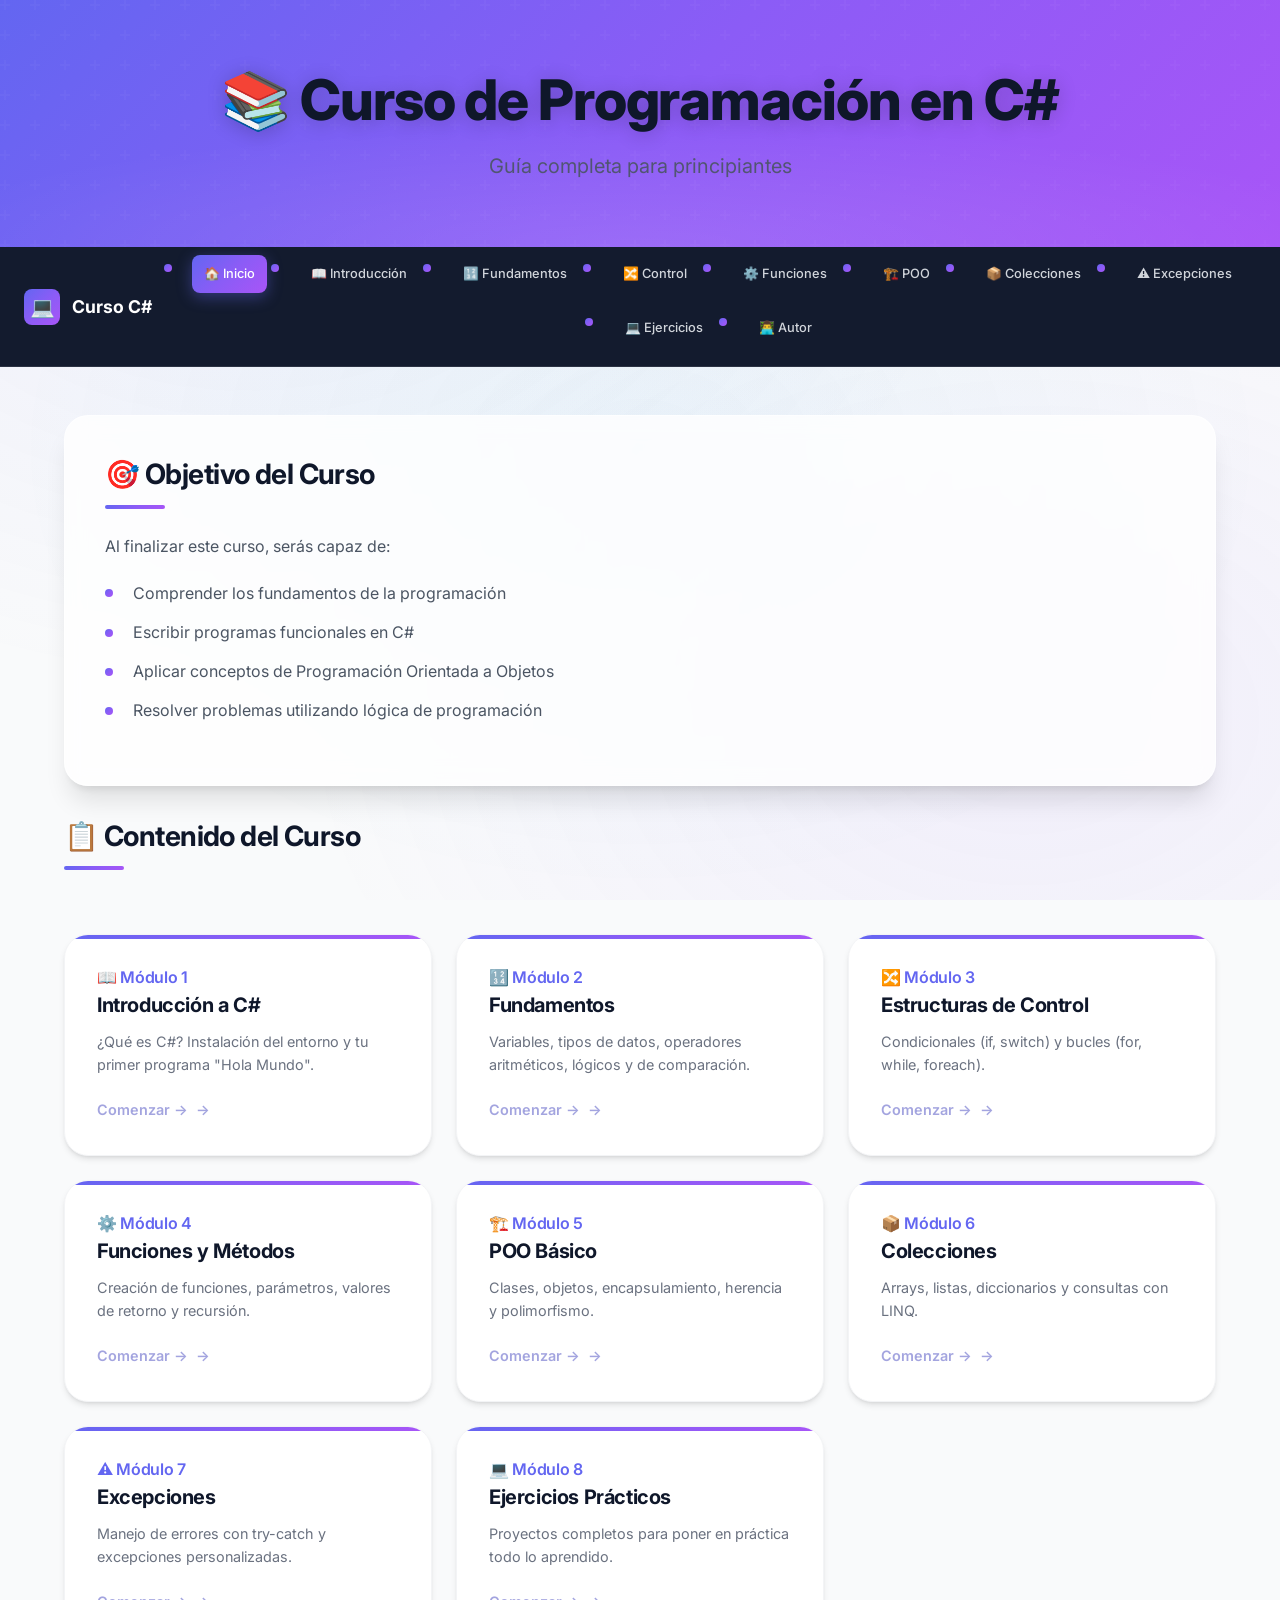
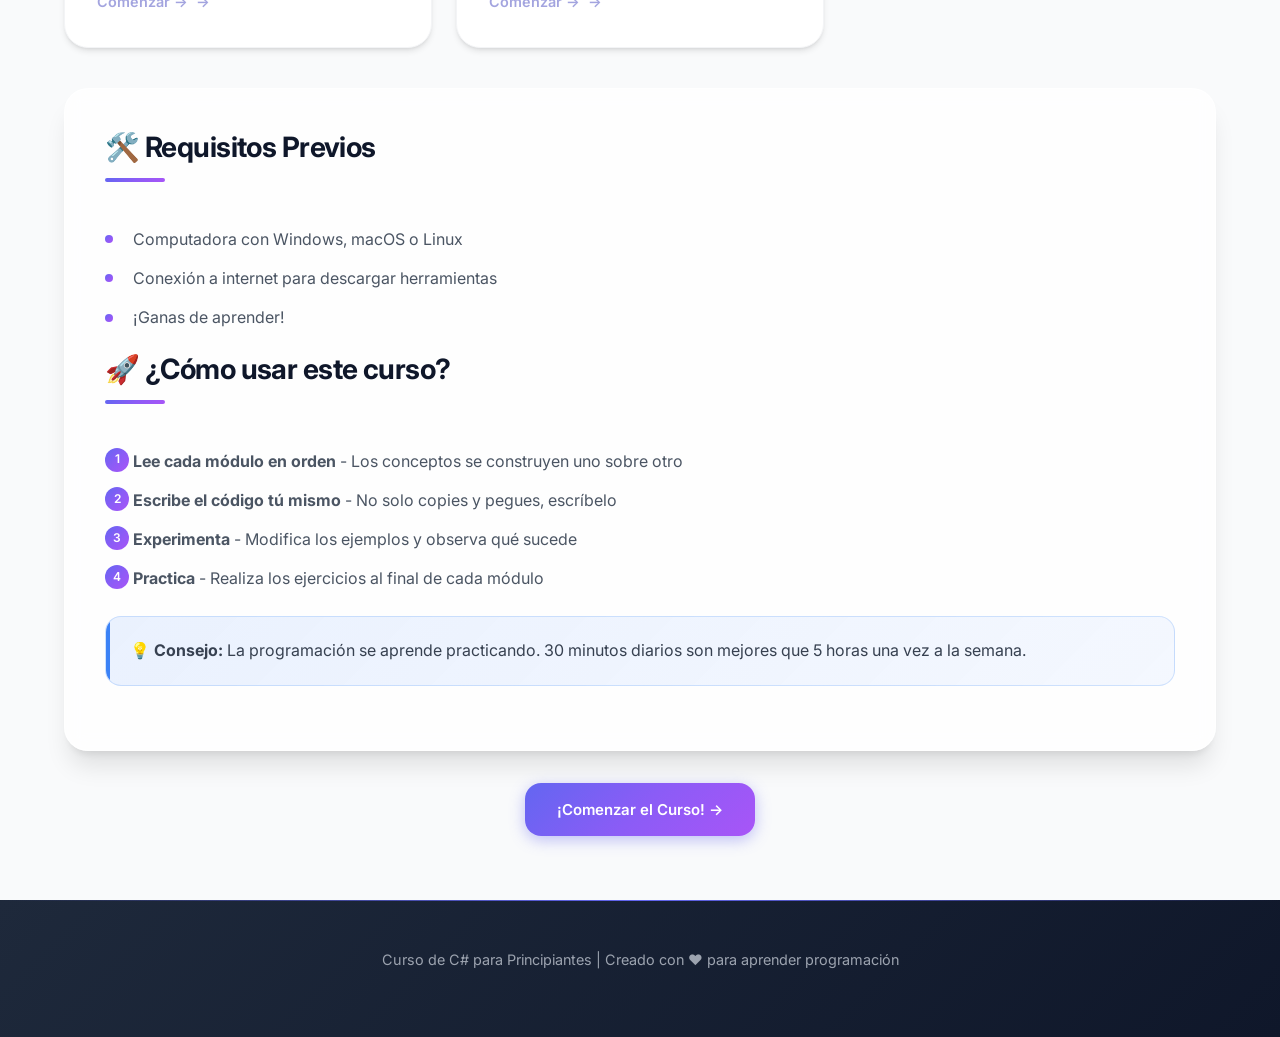
<file: modulo-06.html>
<!DOCTYPE html>
<html lang="es">
<head>
    <meta charset="UTF-8">
    <meta name="viewport" content="width=device-width, initial-scale=1.0">
    <title>Módulo 6: Colecciones | Curso de C#</title>
    <link rel="stylesheet" href="css/styles.css">
    <script>
    (function(){
        if(sessionStorage.getItem('module5Done') !== 'true'){
            alert('Debes completar el Módulo 5 antes de acceder a este módulo.');
            window.location.href = 'modulo-05.html';
        }
    })();
    </script>
</head>
<body>
    <header>
        <h1>Módulo 6: Colecciones</h1>
        <p>Arrays, Listas, Diccionarios y LINQ</p>
    </header>

    <nav>
        <div class="nav-container">
            <a href="index.html" class="nav-logo">
                <span class="nav-logo-icon">💻</span>
                <span>Curso C#</span>
            </a>
            <button class="nav-toggle" aria-label="Menú" onclick="this.classList.toggle('active'); document.querySelector('nav ul').classList.toggle('active');">
                <span></span>
                <span></span>
                <span></span>
            </button>
            <ul>
                <li><a href="index.html">🏠 Inicio</a></li>
                <li><a href="modulo-01.html">📖 Introducción</a></li>
                <li><a href="modulo-02.html">🔢 Fundamentos</a></li>
                <li><a href="modulo-03.html">🔀 Control</a></li>
                <li><a href="modulo-04.html">⚙️ Funciones</a></li>
                <li><a href="modulo-05.html">🏗️ POO</a></li>
                <li><a href="modulo-06.html" class="active">📦 Colecciones</a></li>
                <li><a href="modulo-07.html">⚠️ Excepciones</a></li>
                <li><a href="modulo-08.html">💻 Ejercicios</a></li>
                <li><a href="about.html">👨‍💻 Autor</a></li>
            </ul>
        </div>
    </nav>

    <main>
        <div class="container">
            <h2>🎯 Objetivos de este módulo</h2>
            <ul>
                <li>Dominar arrays unidimensionales y multidimensionales</li>
                <li>Trabajar con List&lt;T&gt; y sus métodos</li>
                <li>Usar Dictionary&lt;TKey, TValue&gt;</li>
                <li>Aplicar LINQ para consultas</li>
            </ul>
        </div>

        <div class="container">
            <h2>🔹 Arrays (Arreglos)</h2>
            <p>Colección de tamaño fijo del mismo tipo de datos.</p>

            <pre><code><span class="comment">// Declaración e inicialización</span>
<span class="keyword">int</span>[] numeros = <span class="keyword">new int</span>[<span class="number">5</span>];  <span class="comment">// Array de 5 elementos</span>
numeros[<span class="number">0</span>] = <span class="number">10</span>;
numeros[<span class="number">1</span>] = <span class="number">20</span>;

<span class="comment">// Inicialización directa</span>
<span class="keyword">string</span>[] dias = { <span class="string">"Lunes"</span>, <span class="string">"Martes"</span>, <span class="string">"Miércoles"</span> };
<span class="keyword">double</span>[] precios = <span class="keyword">new double</span>[] { <span class="number">99.99</span>, <span class="number">149.50</span>, <span class="number">75.00</span> };

<span class="comment">// Acceder a elementos (índice desde 0)</span>
Console.<span class="method">WriteLine</span>(dias[<span class="number">0</span>]);  <span class="comment">// Lunes</span>
Console.<span class="method">WriteLine</span>(dias[dias.Length - <span class="number">1</span>]);  <span class="comment">// Último elemento</span>

<span class="comment">// Recorrer con for</span>
<span class="keyword">for</span> (<span class="keyword">int</span> i = <span class="number">0</span>; i < dias.Length; i++)
{
    Console.<span class="method">WriteLine</span>(<span class="string">$"Día {i + <span class="number">1</span>}: {dias[i]}"</span>);
}

<span class="comment">// Recorrer con foreach</span>
<span class="keyword">foreach</span> (<span class="keyword">string</span> dia <span class="keyword">in</span> dias)
{
    Console.<span class="method">WriteLine</span>(dia);
}</code></pre>

            <h3>Operaciones con Arrays</h3>
            <pre><code><span class="keyword">int</span>[] nums = { <span class="number">45</span>, <span class="number">12</span>, <span class="number">78</span>, <span class="number">34</span>, <span class="number">56</span> };

<span class="comment">// Buscar</span>
<span class="keyword">int</span> indice = Array.<span class="method">IndexOf</span>(nums, <span class="number">34</span>);  <span class="comment">// 3</span>
<span class="keyword">bool</span> existe = Array.<span class="method">Exists</span>(nums, n => n == <span class="number">78</span>);  <span class="comment">// true</span>

<span class="comment">// Ordenar</span>
Array.<span class="method">Sort</span>(nums);     <span class="comment">// Ascendente: 12, 34, 45, 56, 78</span>
Array.<span class="method">Reverse</span>(nums);  <span class="comment">// Descendente: 78, 56, 45, 34, 12</span>

<span class="comment">// Filtrar</span>
<span class="keyword">int</span>[] mayores = Array.<span class="method">FindAll</span>(nums, n => n > <span class="number">50</span>);</code></pre>
        </div>

        <div class="container">
            <h2>🔹 List&lt;T&gt; - Listas Genéricas</h2>
            <p>Colección dinámica que puede crecer o reducirse.</p>

            <pre><code><span class="keyword">using</span> System.Collections.Generic;

<span class="comment">// Crear lista</span>
List<<span class="keyword">string</span>> frutas = <span class="keyword">new</span> List<<span class="keyword">string</span>>();

<span class="comment">// Agregar elementos</span>
frutas.<span class="method">Add</span>(<span class="string">"Manzana"</span>);
frutas.<span class="method">Add</span>(<span class="string">"Naranja"</span>);
frutas.<span class="method">AddRange</span>(<span class="keyword">new</span>[] { <span class="string">"Plátano"</span>, <span class="string">"Fresa"</span> });

<span class="comment">// Insertar en posición</span>
frutas.<span class="method">Insert</span>(<span class="number">1</span>, <span class="string">"Mango"</span>);

<span class="comment">// Eliminar</span>
frutas.<span class="method">Remove</span>(<span class="string">"Naranja"</span>);  <span class="comment">// Por valor</span>
frutas.<span class="method">RemoveAt</span>(<span class="number">0</span>);         <span class="comment">// Por índice</span>

<span class="comment">// Buscar</span>
<span class="keyword">bool</span> tiene = frutas.<span class="method">Contains</span>(<span class="string">"Fresa"</span>);  <span class="comment">// true</span>
<span class="keyword">int</span> pos = frutas.<span class="method">IndexOf</span>(<span class="string">"Plátano"</span>);    <span class="comment">// índice</span>

<span class="comment">// Propiedades</span>
Console.<span class="method">WriteLine</span>(frutas.Count);    <span class="comment">// Cantidad</span>
Console.<span class="method">WriteLine</span>(frutas[<span class="number">0</span>]);       <span class="comment">// Primer elemento</span>

<span class="comment">// Ordenar</span>
frutas.<span class="method">Sort</span>();
frutas.<span class="method">Reverse</span>();

<span class="comment">// Limpiar</span>
frutas.<span class="method">Clear</span>();</code></pre>
        </div>

        <div class="container">
            <h2>🔹 Dictionary&lt;TKey, TValue&gt;</h2>
            <p>Almacena pares de clave-valor.</p>

            <pre><code><span class="keyword">using</span> System.Collections.Generic;

<span class="comment">// Crear diccionario</span>
Dictionary<<span class="keyword">string</span>, <span class="keyword">int</span>> edades = <span class="keyword">new</span> Dictionary<<span class="keyword">string</span>, <span class="keyword">int</span>>();

<span class="comment">// Agregar elementos</span>
edades.<span class="method">Add</span>(<span class="string">"Ana"</span>, <span class="number">25</span>);
edades[<span class="string">"Carlos"</span>] = <span class="number">30</span>;  <span class="comment">// Otra forma</span>
edades[<span class="string">"María"</span>] = <span class="number">28</span>;

<span class="comment">// Acceder a valores</span>
Console.<span class="method">WriteLine</span>(edades[<span class="string">"Ana"</span>]);  <span class="comment">// 25</span>

<span class="comment">// Acceso seguro</span>
<span class="keyword">if</span> (edades.<span class="method">TryGetValue</span>(<span class="string">"Juan"</span>, <span class="keyword">out int</span> edad))
{
    Console.<span class="method">WriteLine</span>(edad);
}
<span class="keyword">else</span>
{
    Console.<span class="method">WriteLine</span>(<span class="string">"No encontrado"</span>);
}

<span class="comment">// Verificar existencia</span>
<span class="keyword">bool</span> existe = edades.<span class="method">ContainsKey</span>(<span class="string">"Carlos"</span>);  <span class="comment">// true</span>

<span class="comment">// Eliminar</span>
edades.<span class="method">Remove</span>(<span class="string">"María"</span>);

<span class="comment">// Recorrer</span>
<span class="keyword">foreach</span> (KeyValuePair<<span class="keyword">string</span>, <span class="keyword">int</span>> par <span class="keyword">in</span> edades)
{
    Console.<span class="method">WriteLine</span>(<span class="string">$"{par.Key}: {par.Value} años"</span>);
}

<span class="comment">// Solo claves o valores</span>
<span class="keyword">foreach</span> (<span class="keyword">string</span> nombre <span class="keyword">in</span> edades.Keys) { }
<span class="keyword">foreach</span> (<span class="keyword">int</span> e <span class="keyword">in</span> edades.Values) { }</code></pre>
        </div>

        <div class="container">
            <h2>🔹 LINQ Básico</h2>
            <p><strong>LINQ</strong> permite consultar colecciones de forma elegante.</p>

            <pre><code><span class="keyword">using</span> System.Linq;

List<<span class="keyword">int</span>> numeros = <span class="keyword">new</span> List<<span class="keyword">int</span>> { <span class="number">1</span>, <span class="number">2</span>, <span class="number">3</span>, <span class="number">4</span>, <span class="number">5</span>, <span class="number">6</span>, <span class="number">7</span>, <span class="number">8</span>, <span class="number">9</span>, <span class="number">10</span> };

<span class="comment">// Filtrar (Where)</span>
<span class="keyword">var</span> pares = numeros.<span class="method">Where</span>(n => n % <span class="number">2</span> == <span class="number">0</span>);
<span class="comment">// 2, 4, 6, 8, 10</span>

<span class="comment">// Transformar (Select)</span>
<span class="keyword">var</span> cuadrados = numeros.<span class="method">Select</span>(n => n * n);
<span class="comment">// 1, 4, 9, 16, 25...</span>

<span class="comment">// Ordenar</span>
<span class="keyword">var</span> ordenados = numeros.<span class="method">OrderBy</span>(n => n);
<span class="keyword">var</span> descendente = numeros.<span class="method">OrderByDescending</span>(n => n);

<span class="comment">// Agregaciones</span>
<span class="keyword">int</span> suma = numeros.<span class="method">Sum</span>();           <span class="comment">// 55</span>
<span class="keyword">double</span> promedio = numeros.<span class="method">Average</span>();  <span class="comment">// 5.5</span>
<span class="keyword">int</span> maximo = numeros.<span class="method">Max</span>();          <span class="comment">// 10</span>
<span class="keyword">int</span> minimo = numeros.<span class="method">Min</span>();          <span class="comment">// 1</span>
<span class="keyword">int</span> cantidad = numeros.<span class="method">Count</span>();      <span class="comment">// 10</span>

<span class="comment">// Primero y último</span>
<span class="keyword">int</span> primero = numeros.<span class="method">First</span>();
<span class="keyword">int</span> ultimo = numeros.<span class="method">Last</span>();
<span class="keyword">int</span> primerPar = numeros.<span class="method">First</span>(n => n % <span class="number">2</span> == <span class="number">0</span>);

<span class="comment">// Verificaciones</span>
<span class="keyword">bool</span> hayMayores = numeros.<span class="method">Any</span>(n => n > <span class="number">5</span>);   <span class="comment">// true</span>
<span class="keyword">bool</span> todosPositivos = numeros.<span class="method">All</span>(n => n > <span class="number">0</span>);  <span class="comment">// true</span>

<span class="comment">// Combinar operaciones</span>
<span class="keyword">var</span> resultado = numeros
    .<span class="method">Where</span>(n => n % <span class="number">2</span> == <span class="number">0</span>)
    .<span class="method">Select</span>(n => n * n)
    .<span class="method">OrderByDescending</span>(n => n);
<span class="comment">// 100, 64, 36, 16, 4</span></code></pre>
        </div>

        <div class="container">
            <h2>📚 Resumen del Módulo</h2>
            <table>
                <thead><tr><th>Colección</th><th>Características</th><th>Uso</th></tr></thead>
                <tbody>
                    <tr><td><code>Array</code></td><td>Tamaño fijo</td><td>Datos de tamaño conocido</td></tr>
                    <tr><td><code>List&lt;T&gt;</code></td><td>Tamaño dinámico</td><td>Colección general</td></tr>
                    <tr><td><code>Dictionary</code></td><td>Clave-valor</td><td>Búsqueda rápida por clave</td></tr>
                    <tr><td>LINQ</td><td>Consultas elegantes</td><td>Filtrar, ordenar, agrupar</td></tr>
                </tbody>
            </table>
        </div>

        <div style="display: flex; justify-content: space-between; margin-top: 2rem;">
            <a href="modulo-05.html" class="btn btn-secondary">← Anterior: POO</a>
            <a id="next-link" href="modulo-07.html" class="btn btn-primary">Siguiente: Excepciones →</a>
        </div>
    </main>

    <footer>
        <p>Curso de C# para Principiantes | Módulo 6: Colecciones</p>
    </footer>
    <script>
    (function(){
        var moduleNum = 6;
        var nextLink = document.getElementById('next-link');
        var main = document.querySelector('main');
        var container = document.createElement('div');
        container.className = 'container';
        container.id = 'module-quiz';
        container.innerHTML = '\n            <h2>📝 Quiz del Módulo 6</h2>\n            <p>Contesta las 3 preguntas correctamente para continuar.</p>\n            <ol>\n              <li>¿Cómo declaras un array de enteros?</li>\n              <li>¿Qué método agrega un elemento a una List&lt;T&gt;?</li>\n              <li>¿Qué estructura guarda pares clave-valor?</li>\n            </ol>\n            <input id="q1" placeholder="Respuesta 1" style="display:block; margin:0.25rem 0; padding:0.5rem; max-width:420px;">\n            <input id="q2" placeholder="Respuesta 2" style="display:block; margin:0.25rem 0; padding:0.5rem; max-width:420px;">\n            <input id="q3" placeholder="Respuesta 3" style="display:block; margin:0.25rem 0; padding:0.5rem; max-width:420px;">\n            <div style="margin-top:0.5rem;"><button id="submit-quiz" class="btn btn-primary">Enviar respuestas</button></div>\n            <p id="quiz-msg" style="display:none; margin-top:0.5rem;"></p>\n        ';
        if(main){ main.insertBefore(container, main.querySelector('div[style*="display: flex"]')); }

        function checkAnswers(){
            var a1 = (document.getElementById('q1')||{value:''}).value.toLowerCase();
            var a2 = (document.getElementById('q2')||{value:''}).value.toLowerCase();
            var a3 = (document.getElementById('q3')||{value:''}).value.toLowerCase();
            var ok1 = a1.indexOf('int[]') !== -1 || a1.indexOf('int array') !== -1 || a1.indexOf('new int') !== -1;
            var ok2 = a2.indexOf('add(') !== -1 || a2.indexOf('add') !== -1;
            var ok3 = a3.indexOf('dictionary') !== -1 || a3.indexOf('clave') !== -1 || a3.indexOf('key') !== -1;
            return ok1 && ok2 && ok3;
        }

        function markDone(){
            sessionStorage.setItem('module' + moduleNum + 'Done','true');
            var msg=document.getElementById('quiz-msg'); msg.textContent='¡Correcto! Módulo completado.'; msg.style.display='block';
            if(nextLink){ nextLink.classList.remove('disabled'); nextLink.removeEventListener('click', blockNextLink); }
            if(window.updateModuleLinks) window.updateModuleLinks();
        }

        function blockNextLink(e){
            e.preventDefault();
            alert('Debes completar este módulo antes de continuar.');
        }

        document.addEventListener('click', function(ev){ if(ev.target && ev.target.id === 'submit-quiz'){ if(checkAnswers()){ markDone(); } else { var msg=document.getElementById('quiz-msg'); msg.textContent='Respuestas incorrectas. Intenta de nuevo.'; msg.style.display='block'; } } });

        if(sessionStorage.getItem('module' + moduleNum + 'Done') === 'true'){ var msg=document.getElementById('quiz-msg'); if(msg){ msg.textContent='Módulo completado previamente.'; msg.style.display='block'; } if(nextLink) nextLink.classList.remove('disabled'); } else { if(nextLink){ nextLink.addEventListener('click', blockNextLink); nextLink.classList.add('disabled'); } }
    })();
    </script>
</body>
</html>
</file>
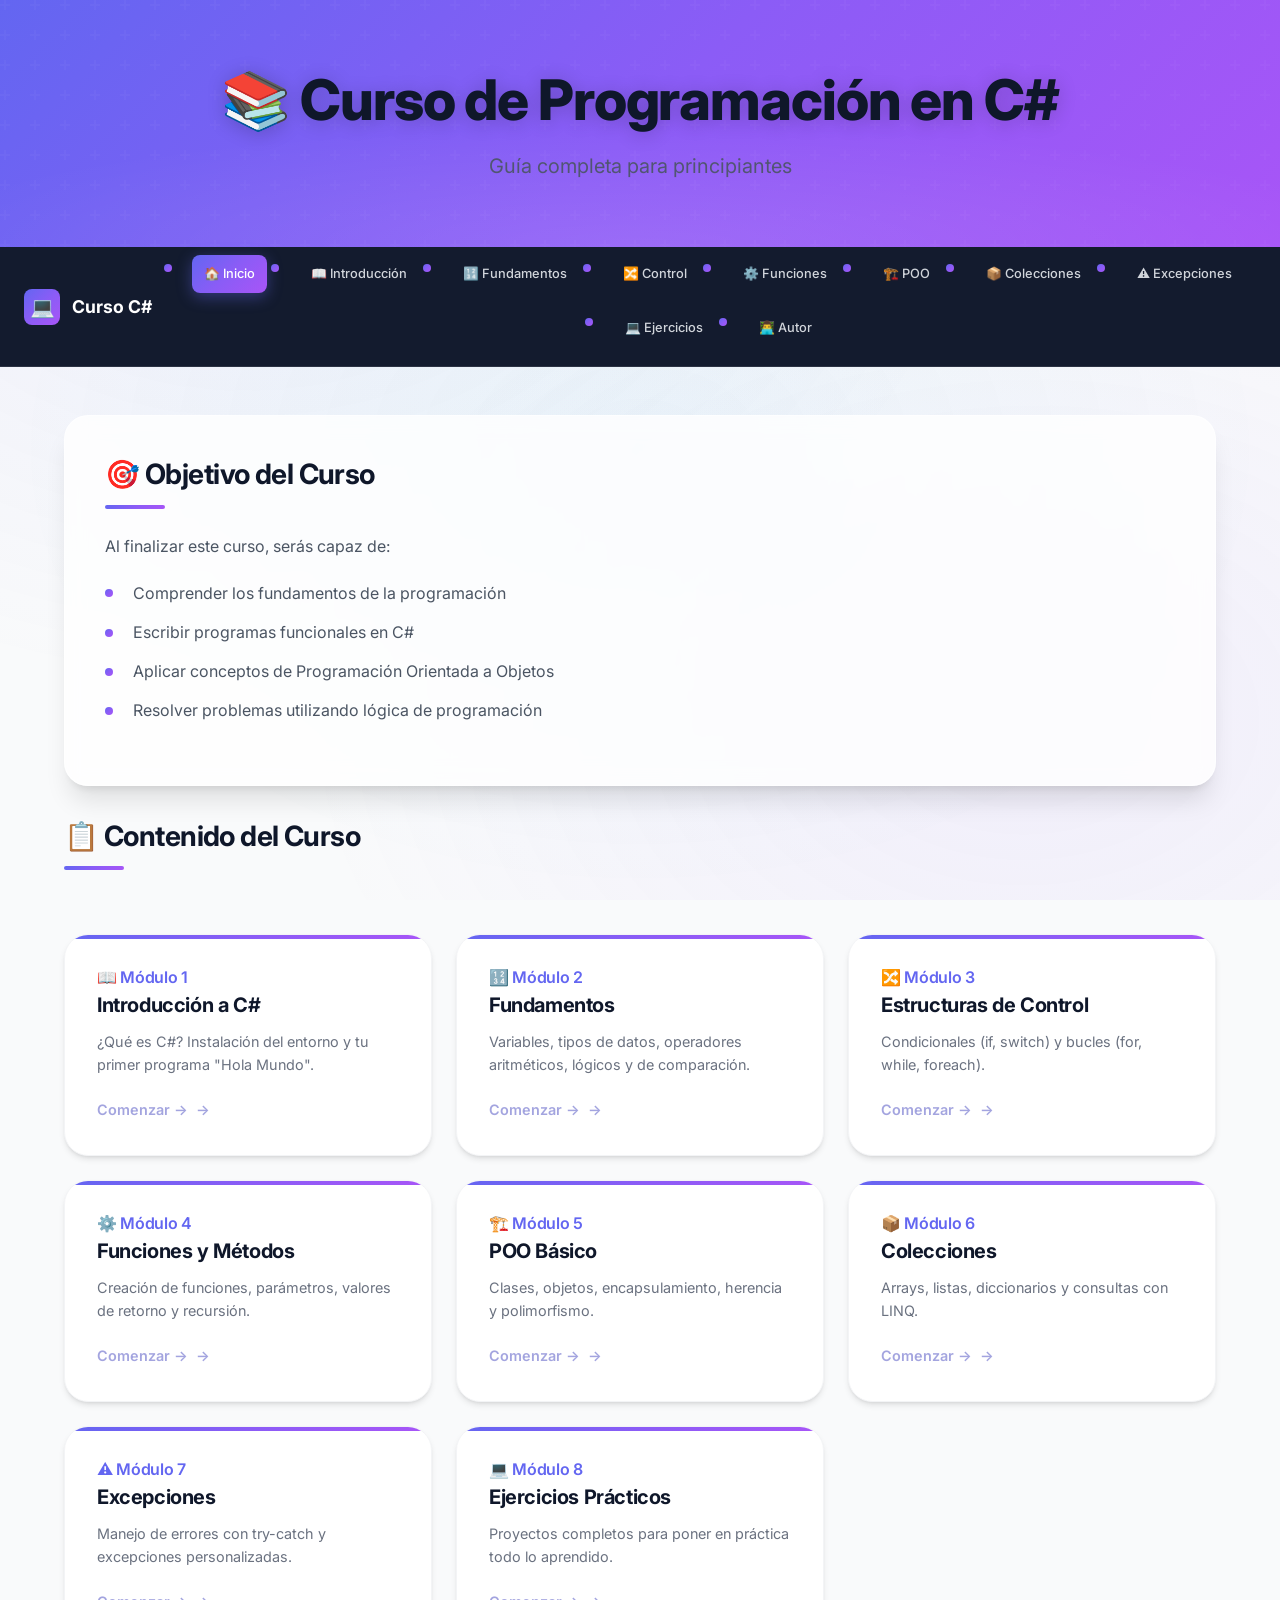
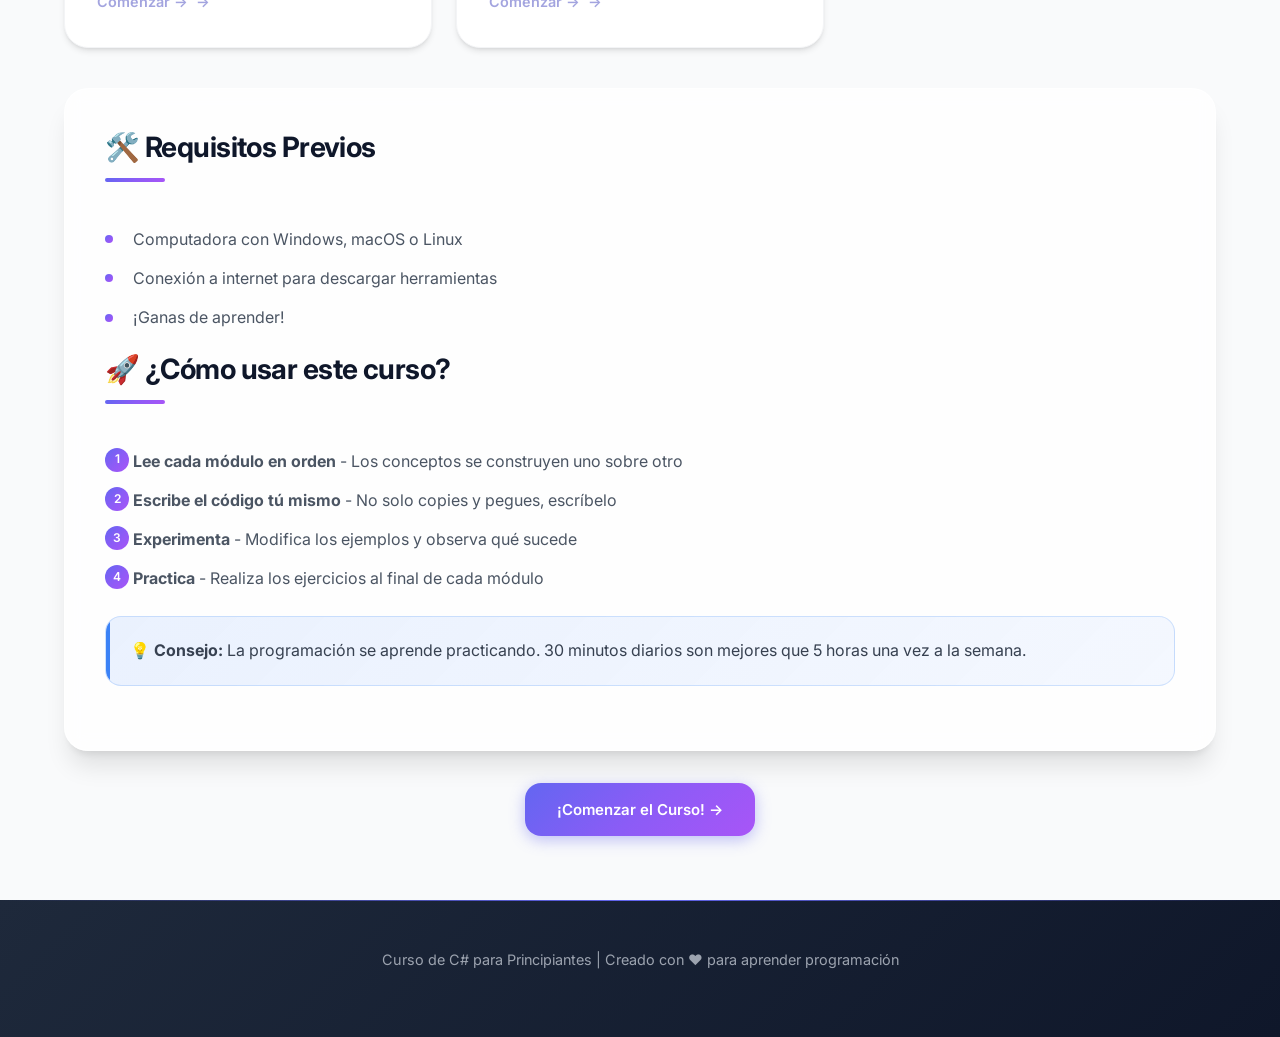
<file: modulo-07.html>
<!DOCTYPE html>
<html lang="es">
<head>
    <meta charset="UTF-8">
    <meta name="viewport" content="width=device-width, initial-scale=1.0">
    <title>Módulo 7: Excepciones | Curso de C#</title>
    <link rel="stylesheet" href="css/styles.css">
    <script>
    (function(){
        if(sessionStorage.getItem('module6Done') !== 'true'){
            alert('Debes completar el Módulo 6 antes de acceder a este módulo.');
            window.location.href = 'modulo-06.html';
        }
    })();
    </script>
</head>
<body>
    <header>
        <h1>Módulo 7: Manejo de Excepciones</h1>
        <p>Try-Catch y manejo de errores</p>
    </header>

    <nav>
        <div class="nav-container">
            <a href="index.html" class="nav-logo">
                <span class="nav-logo-icon">💻</span>
                <span>Curso C#</span>
            </a>
            <button class="nav-toggle" aria-label="Menú" onclick="this.classList.toggle('active'); document.querySelector('nav ul').classList.toggle('active');">
                <span></span>
                <span></span>
                <span></span>
            </button>
            <ul>
                <li><a href="index.html">🏠 Inicio</a></li>
                <li><a href="modulo-01.html">📖 Introducción</a></li>
                <li><a href="modulo-02.html">🔢 Fundamentos</a></li>
                <li><a href="modulo-03.html">🔀 Control</a></li>
                <li><a href="modulo-04.html">⚙️ Funciones</a></li>
                <li><a href="modulo-05.html">🏗️ POO</a></li>
                <li><a href="modulo-06.html">📦 Colecciones</a></li>
                <li><a href="modulo-07.html" class="active">⚠️ Excepciones</a></li>
                <li><a href="modulo-08.html">💻 Ejercicios</a></li>
                <li><a href="about.html">👨‍💻 Autor</a></li>
            </ul>
        </div>
    </nav>

    <main>
        <div class="container">
            <h2>🎯 Objetivos de este módulo</h2>
            <ul>
                <li>Entender qué son las excepciones</li>
                <li>Usar try-catch-finally</li>
                <li>Conocer excepciones comunes</li>
                <li>Crear excepciones personalizadas</li>
            </ul>
        </div>

        <div class="container">
            <h2>📖 ¿Qué es una Excepción?</h2>
            <p>Una <strong>excepción</strong> es un error que ocurre durante la ejecución. Sin manejo adecuado, el programa se detiene.</p>

            <h3>Excepciones comunes:</h3>
            <table>
                <thead><tr><th>Excepción</th><th>Causa</th></tr></thead>
                <tbody>
                    <tr><td><code>DivideByZeroException</code></td><td>Dividir entre cero</td></tr>
                    <tr><td><code>FormatException</code></td><td>Convertir texto inválido</td></tr>
                    <tr><td><code>IndexOutOfRangeException</code></td><td>Índice fuera de rango</td></tr>
                    <tr><td><code>NullReferenceException</code></td><td>Acceder a objeto null</td></tr>
                    <tr><td><code>FileNotFoundException</code></td><td>Archivo no existe</td></tr>
                </tbody>
            </table>
        </div>

        <div class="container">
            <h2>🔹 Try-Catch Básico</h2>
            <pre><code><span class="keyword">try</span>
{
    Console.<span class="method">Write</span>(<span class="string">"Ingresa un número: "</span>);
    <span class="keyword">int</span> num1 = <span class="keyword">int</span>.<span class="method">Parse</span>(Console.<span class="method">ReadLine</span>());
    
    Console.<span class="method">Write</span>(<span class="string">"Ingresa otro número: "</span>);
    <span class="keyword">int</span> num2 = <span class="keyword">int</span>.<span class="method">Parse</span>(Console.<span class="method">ReadLine</span>());
    
    <span class="keyword">int</span> resultado = num1 / num2;
    Console.<span class="method">WriteLine</span>(<span class="string">$"Resultado: {resultado}"</span>);
}
<span class="keyword">catch</span> (Exception ex)
{
    Console.<span class="method">WriteLine</span>(<span class="string">$"Error: {ex.Message}"</span>);
}

Console.<span class="method">WriteLine</span>(<span class="string">"El programa continúa..."</span>);</code></pre>
        </div>

        <div class="container">
            <h2>🔹 Múltiples Catch</h2>
            <pre><code><span class="keyword">try</span>
{
    Console.<span class="method">Write</span>(<span class="string">"Número: "</span>);
    <span class="keyword">int</span> numero = <span class="keyword">int</span>.<span class="method">Parse</span>(Console.<span class="method">ReadLine</span>());
    
    Console.<span class="method">Write</span>(<span class="string">"Divisor: "</span>);
    <span class="keyword">int</span> divisor = <span class="keyword">int</span>.<span class="method">Parse</span>(Console.<span class="method">ReadLine</span>());
    
    <span class="keyword">int</span> resultado = numero / divisor;
    
    <span class="keyword">int</span>[] arr = { <span class="number">1</span>, <span class="number">2</span>, <span class="number">3</span> };
    Console.<span class="method">Write</span>(<span class="string">"Índice (0-2): "</span>);
    <span class="keyword">int</span> idx = <span class="keyword">int</span>.<span class="method">Parse</span>(Console.<span class="method">ReadLine</span>());
    Console.<span class="method">WriteLine</span>(arr[idx]);
}
<span class="keyword">catch</span> (FormatException)
{
    Console.<span class="method">WriteLine</span>(<span class="string">"Error: Ingresa un número válido."</span>);
}
<span class="keyword">catch</span> (DivideByZeroException)
{
    Console.<span class="method">WriteLine</span>(<span class="string">"Error: No puedes dividir entre cero."</span>);
}
<span class="keyword">catch</span> (IndexOutOfRangeException)
{
    Console.<span class="method">WriteLine</span>(<span class="string">"Error: Índice fuera de rango."</span>);
}
<span class="keyword">catch</span> (Exception ex)
{
    Console.<span class="method">WriteLine</span>(<span class="string">$"Error inesperado: {ex.Message}"</span>);
}</code></pre>
        </div>

        <div class="container">
            <h2>🔹 Finally</h2>
            <p>El bloque <code>finally</code> <strong>siempre se ejecuta</strong>, haya o no excepción.</p>

            <pre><code><span class="keyword">try</span>
{
    Console.<span class="method">WriteLine</span>(<span class="string">"Dentro del try"</span>);
    <span class="keyword">int</span> x = <span class="number">10</span> / <span class="number">0</span>;  <span class="comment">// Causa excepción</span>
}
<span class="keyword">catch</span> (Exception)
{
    Console.<span class="method">WriteLine</span>(<span class="string">"Dentro del catch"</span>);
}
<span class="keyword">finally</span>
{
    Console.<span class="method">WriteLine</span>(<span class="string">"Dentro del finally (siempre se ejecuta)"</span>);
}

<span class="comment">// Útil para liberar recursos</span>
StreamReader archivo = <span class="keyword">null</span>;
<span class="keyword">try</span>
{
    archivo = <span class="keyword">new</span> StreamReader(<span class="string">"datos.txt"</span>);
    <span class="keyword">string</span> contenido = archivo.<span class="method">ReadToEnd</span>();
}
<span class="keyword">catch</span> (FileNotFoundException)
{
    Console.<span class="method">WriteLine</span>(<span class="string">"Archivo no encontrado."</span>);
}
<span class="keyword">finally</span>
{
    archivo?.<span class="method">Close</span>();  <span class="comment">// Siempre cerrar el archivo</span>
}</code></pre>
        </div>

        <div class="container">
            <h2>🔹 Lanzar Excepciones (throw)</h2>
            <pre><code><span class="keyword">static void</span> <span class="method">ValidarEdad</span>(<span class="keyword">int</span> edad)
{
    <span class="keyword">if</span> (edad < <span class="number">0</span>)
    {
        <span class="keyword">throw new</span> ArgumentException(<span class="string">"La edad no puede ser negativa."</span>);
    }
    
    <span class="keyword">if</span> (edad < <span class="number">18</span>)
    {
        <span class="keyword">throw new</span> ArgumentException(<span class="string">"Debes ser mayor de 18 años."</span>);
    }
    
    Console.<span class="method">WriteLine</span>(<span class="string">"Edad válida."</span>);
}

<span class="comment">// Uso</span>
<span class="keyword">try</span>
{
    <span class="method">ValidarEdad</span>(<span class="number">15</span>);
}
<span class="keyword">catch</span> (ArgumentException ex)
{
    Console.<span class="method">WriteLine</span>(<span class="string">$"Error de validación: {ex.Message}"</span>);
}</code></pre>
        </div>

        <div class="container">
            <h2>🔹 Excepciones Personalizadas</h2>
            <pre><code><span class="comment">// Definir excepción personalizada</span>
<span class="keyword">class</span> <span class="class-name">SaldoInsuficienteException</span> : Exception
{
    <span class="keyword">public decimal</span> SaldoActual { <span class="keyword">get</span>; }
    <span class="keyword">public decimal</span> MontoSolicitado { <span class="keyword">get</span>; }
    
    <span class="keyword">public</span> <span class="method">SaldoInsuficienteException</span>(<span class="keyword">decimal</span> saldo, <span class="keyword">decimal</span> monto)
        : <span class="keyword">base</span>(<span class="string">$"Saldo insuficiente. Tienes ${saldo}, necesitas ${monto}"</span>)
    {
        SaldoActual = saldo;
        MontoSolicitado = monto;
    }
}

<span class="comment">// Usar la excepción</span>
<span class="keyword">class</span> <span class="class-name">CuentaBancaria</span>
{
    <span class="keyword">public decimal</span> Saldo { <span class="keyword">get</span>; <span class="keyword">private set</span>; } = <span class="number">1000</span>;
    
    <span class="keyword">public void</span> <span class="method">Retirar</span>(<span class="keyword">decimal</span> monto)
    {
        <span class="keyword">if</span> (monto > Saldo)
        {
            <span class="keyword">throw new</span> <span class="class-name">SaldoInsuficienteException</span>(Saldo, monto);
        }
        Saldo -= monto;
    }
}

<span class="comment">// Manejo</span>
<span class="keyword">try</span>
{
    <span class="keyword">var</span> cuenta = <span class="keyword">new</span> <span class="class-name">CuentaBancaria</span>();
    cuenta.<span class="method">Retirar</span>(<span class="number">5000</span>);
}
<span class="keyword">catch</span> (<span class="class-name">SaldoInsuficienteException</span> ex)
{
    Console.<span class="method">WriteLine</span>(ex.Message);
    Console.<span class="method">WriteLine</span>(<span class="string">$"Te faltan: ${ex.MontoSolicitado - ex.SaldoActual}"</span>);
}</code></pre>
        </div>

        <div class="container">
            <h2>🔹 TryParse - Evitar Excepciones</h2>
            <pre><code><span class="comment">// En lugar de int.Parse que puede fallar...</span>
<span class="keyword">int</span> numero;
<span class="keyword">bool</span> exito = <span class="keyword">int</span>.<span class="method">TryParse</span>(<span class="string">"123"</span>, <span class="keyword">out</span> numero);
<span class="comment">// exito = true, numero = 123</span>

exito = <span class="keyword">int</span>.<span class="method">TryParse</span>(<span class="string">"abc"</span>, <span class="keyword">out</span> numero);
<span class="comment">// exito = false, numero = 0</span>

<span class="comment">// Uso práctico</span>
Console.<span class="method">Write</span>(<span class="string">"Ingresa tu edad: "</span>);
<span class="keyword">if</span> (<span class="keyword">int</span>.<span class="method">TryParse</span>(Console.<span class="method">ReadLine</span>(), <span class="keyword">out int</span> edad))
{
    Console.<span class="method">WriteLine</span>(<span class="string">$"Tienes {edad} años."</span>);
}
<span class="keyword">else</span>
{
    Console.<span class="method">WriteLine</span>(<span class="string">"Edad inválida."</span>);
}</code></pre>
        </div>

        <div class="container">
            <h2>📚 Resumen del Módulo</h2>
            <table>
                <thead><tr><th>Concepto</th><th>Descripción</th><th>Ejemplo</th></tr></thead>
                <tbody>
                    <tr><td><code>try</code></td><td>Código a proteger</td><td><code>try { ... }</code></td></tr>
                    <tr><td><code>catch</code></td><td>Captura excepciones</td><td><code>catch (Exception ex) { }</code></td></tr>
                    <tr><td><code>finally</code></td><td>Siempre se ejecuta</td><td><code>finally { }</code></td></tr>
                    <tr><td><code>throw</code></td><td>Lanza excepción</td><td><code>throw new Exception();</code></td></tr>
                    <tr><td>Personalizada</td><td>Hereda de Exception</td><td><code>class MiError : Exception</code></td></tr>
                    <tr><td><code>TryParse</code></td><td>Conversión segura</td><td><code>int.TryParse(s, out n)</code></td></tr>
                </tbody>
            </table>
        </div>

        <div style="display: flex; justify-content: space-between; margin-top: 2rem;">
            <a href="modulo-06.html" class="btn btn-secondary">← Anterior: Colecciones</a>
            <a id="next-link" href="modulo-08.html" class="btn btn-primary">Siguiente: Ejercicios →</a>
        </div>
    </main>

    <footer>
        <p>Curso de C# para Principiantes | Módulo 7: Excepciones</p>
    </footer>
    <script>
    (function(){
        var moduleNum = 7;
        var nextLink = document.getElementById('next-link');
        var main = document.querySelector('main');
        var container = document.createElement('div');
        container.className = 'container';
        container.id = 'module-quiz';
        container.innerHTML = '\n            <h2>📝 Quiz del Módulo 7</h2>\n            <p>Contesta las 3 preguntas correctamente para continuar.</p>\n            <ol>\n              <li>¿Qué bloque usas para capturar errores en C#?</li>\n              <li>¿Qué excepción ocurre al dividir por cero?</li>\n              <li>¿Qué bloque se ejecuta siempre, ocurra o no una excepción?</li>\n            </ol>\n            <input id="q1" placeholder="Respuesta 1" style="display:block; margin:0.25rem 0; padding:0.5rem; max-width:420px;">\n            <input id="q2" placeholder="Respuesta 2" style="display:block; margin:0.25rem 0; padding:0.5rem; max-width:420px;">\n            <input id="q3" placeholder="Respuesta 3" style="display:block; margin:0.25rem 0; padding:0.5rem; max-width:420px;">\n            <div style="margin-top:0.5rem;"><button id="submit-quiz" class="btn btn-primary">Enviar respuestas</button></div>\n            <p id="quiz-msg" style="display:none; margin-top:0.5rem;"></p>\n        ';
        if(main){ main.insertBefore(container, main.querySelector('div[style*="display: flex"]')); }

        function checkAnswers(){
            var a1 = (document.getElementById('q1')||{value:''}).value.toLowerCase();
            var a2 = (document.getElementById('q2')||{value:''}).value.toLowerCase();
            var a3 = (document.getElementById('q3')||{value:''}).value.toLowerCase();
            var ok1 = a1.indexOf('try') !== -1 || a1.indexOf('catch') !== -1;
            var ok2 = a2.indexOf('dividebyzeroexception') !== -1 || a2.indexOf('dividir entre cero') !== -1 || a2.indexOf('divide by zero') !== -1;
            var ok3 = a3.indexOf('finally') !== -1;
            return ok1 && ok2 && ok3;
        }

        function markDone(){
            sessionStorage.setItem('module' + moduleNum + 'Done','true');
            var msg=document.getElementById('quiz-msg'); msg.textContent='¡Correcto! Módulo completado.'; msg.style.display='block';
            if(nextLink){ nextLink.classList.remove('disabled'); nextLink.removeEventListener('click', blockNextLink); }
            if(window.updateModuleLinks) window.updateModuleLinks();
        }

        function blockNextLink(e){
            e.preventDefault();
            alert('Debes completar este módulo antes de continuar.');
        }

        document.addEventListener('click', function(ev){ if(ev.target && ev.target.id === 'submit-quiz'){ if(checkAnswers()){ markDone(); } else { var msg=document.getElementById('quiz-msg'); msg.textContent='Respuestas incorrectas. Intenta de nuevo.'; msg.style.display='block'; } } });

        if(sessionStorage.getItem('module' + moduleNum + 'Done') === 'true'){ var msg=document.getElementById('quiz-msg'); if(msg){ msg.textContent='Módulo completado previamente.'; msg.style.display='block'; } if(nextLink) nextLink.classList.remove('disabled'); } else { if(nextLink){ nextLink.addEventListener('click', blockNextLink); nextLink.classList.add('disabled'); } }
    })();
    </script>
</body>
</html>
</file>
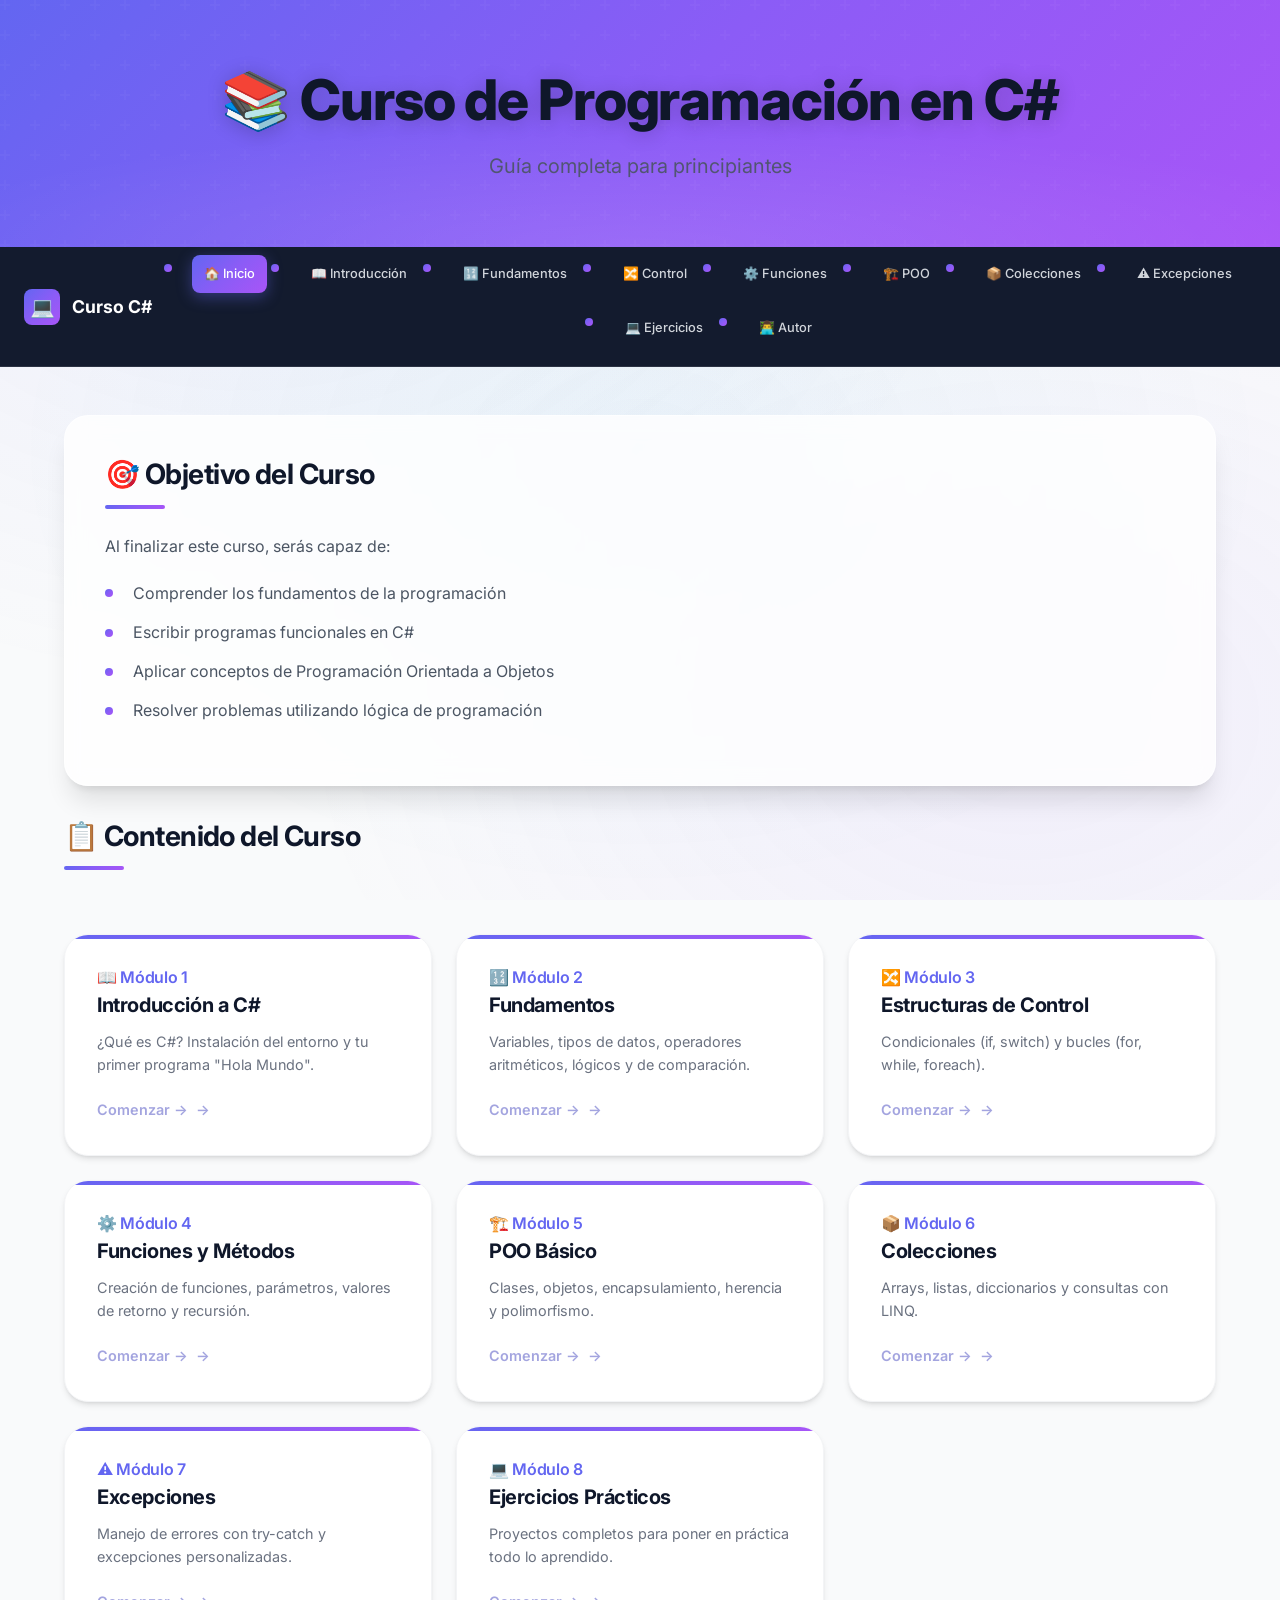
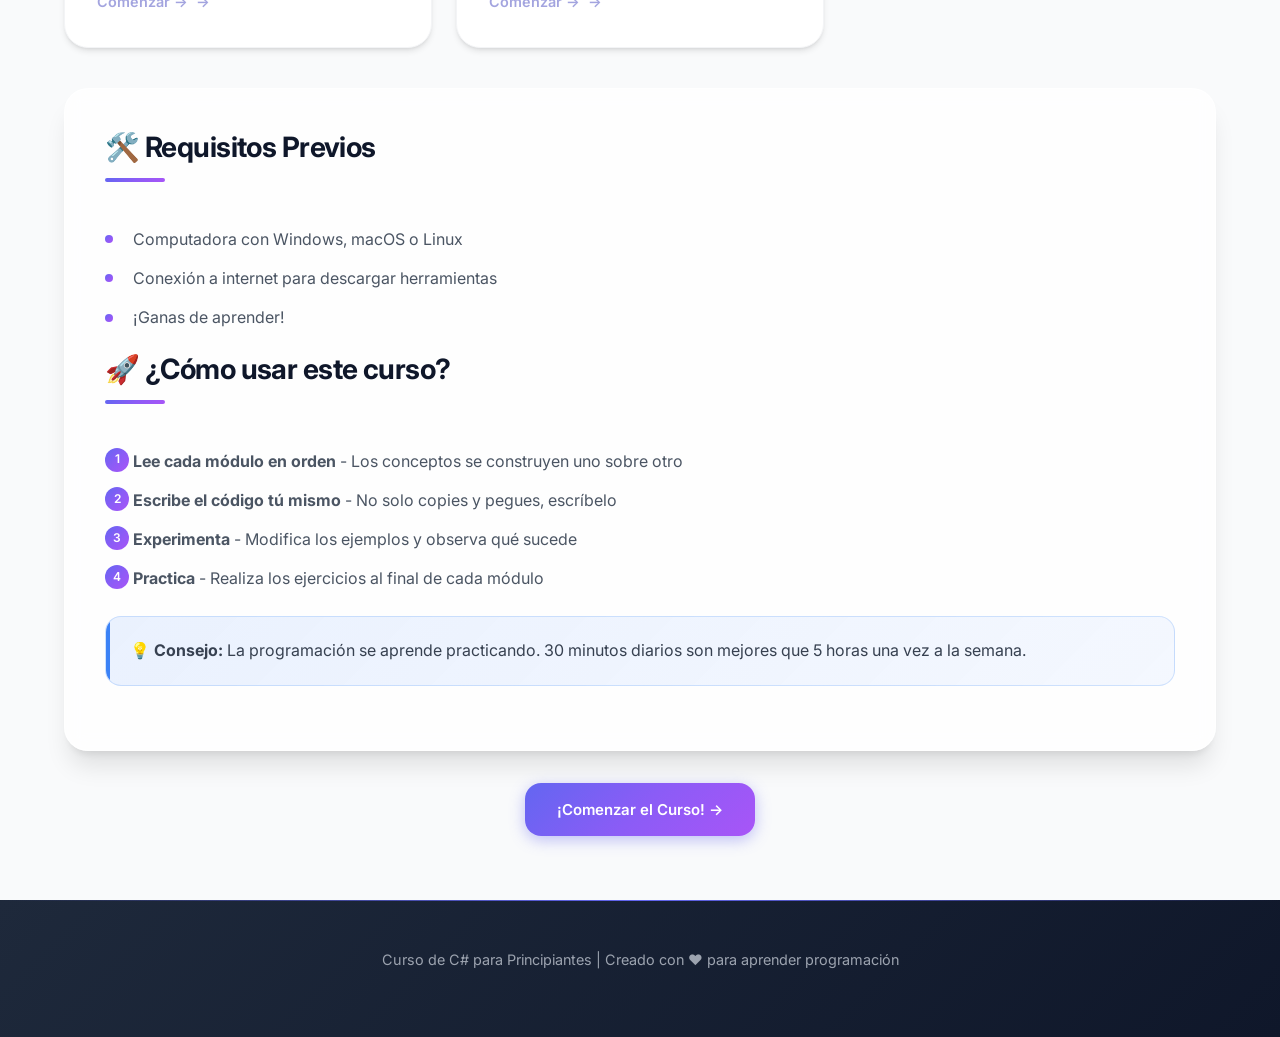
<file: modulo-08.html>
<!DOCTYPE html>
<html lang="es">
<head>
    <meta charset="UTF-8">
    <meta name="viewport" content="width=device-width, initial-scale=1.0">
    <title>Módulo 8: Ejercicios Prácticos | Curso de C#</title>
    <link rel="stylesheet" href="css/styles.css">
    <script>
    (function(){
        if(sessionStorage.getItem('module7Done') !== 'true'){
            alert('Debes completar el Módulo 7 antes de acceder a este módulo.');
            window.location.href = 'modulo-07.html';
        }
    })();
    </script>
</head>
<body>
    <header>
        <h1>Módulo 8: Ejercicios Prácticos</h1>
        <p>Proyectos para poner en práctica todo lo aprendido</p>
    </header>

    <nav>
        <div class="nav-container">
            <a href="index.html" class="nav-logo">
                <span class="nav-logo-icon">💻</span>
                <span>Curso C#</span>
            </a>
            <button class="nav-toggle" aria-label="Menú" onclick="this.classList.toggle('active'); document.querySelector('nav ul').classList.toggle('active');">
                <span></span>
                <span></span>
                <span></span>
            </button>
            <ul>
                <li><a href="index.html">🏠 Inicio</a></li>
                <li><a href="modulo-01.html">📖 Introducción</a></li>
                <li><a href="modulo-02.html">🔢 Fundamentos</a></li>
                <li><a href="modulo-03.html">🔀 Control</a></li>
                <li><a href="modulo-04.html">⚙️ Funciones</a></li>
                <li><a href="modulo-05.html">🏗️ POO</a></li>
                <li><a href="modulo-06.html">📦 Colecciones</a></li>
                <li><a href="modulo-07.html">⚠️ Excepciones</a></li>
                <li><a href="modulo-08.html" class="active">💻 Ejercicios</a></li>
                <li><a href="about.html">👨‍💻 Autor</a></li>
            </ul>
        </div>
    </nav>

    <main>
        <div class="container">
            <h2>📋 Índice de Ejercicios</h2>
            <table>
                <thead><tr><th>Nivel</th><th>Ejercicio</th><th>Conceptos</th></tr></thead>
                <tbody>
                    <tr><td>🟢 Básico</td><td>Calculadora</td><td>Variables, operadores</td></tr>
                    <tr><td>🟢 Básico</td><td>Conversor de Temperaturas</td><td>Funciones, condicionales</td></tr>
                    <tr><td>🟡 Intermedio</td><td>Juego de Adivinanza</td><td>Bucles, random</td></tr>
                    <tr><td>🟡 Intermedio</td><td>Gestor de Tareas</td><td>Listas, clases</td></tr>
                    <tr><td>🔴 Avanzado</td><td>Sistema de Inventario</td><td>POO, LINQ</td></tr>
                </tbody>
            </table>
        </div>

        <div class="container">
            <h2>🟢 Ejercicio 1: Calculadora Completa</h2>
            <pre><code><span class="keyword">using</span> System;

<span class="keyword">class</span> <span class="class-name">Calculadora</span>
{
    <span class="keyword">static void</span> <span class="method">Main</span>()
    {
        <span class="keyword">bool</span> continuar = <span class="keyword">true</span>;
        
        <span class="keyword">while</span> (continuar)
        {
            Console.<span class="method">WriteLine</span>(<span class="string">"╔═══════════════════════════════╗"</span>);
            Console.<span class="method">WriteLine</span>(<span class="string">"║     CALCULADORA               ║"</span>);
            Console.<span class="method">WriteLine</span>(<span class="string">"╠═══════════════════════════════╣"</span>);
            Console.<span class="method">WriteLine</span>(<span class="string">"║  1. Suma                      ║"</span>);
            Console.<span class="method">WriteLine</span>(<span class="string">"║  2. Resta                     ║"</span>);
            Console.<span class="method">WriteLine</span>(<span class="string">"║  3. Multiplicación            ║"</span>);
            Console.<span class="method">WriteLine</span>(<span class="string">"║  4. División                  ║"</span>);
            Console.<span class="method">WriteLine</span>(<span class="string">"║  0. Salir                     ║"</span>);
            Console.<span class="method">WriteLine</span>(<span class="string">"╚═══════════════════════════════╝"</span>);
            
            Console.<span class="method">Write</span>(<span class="string">"Opción: "</span>);
            <span class="keyword">string</span> opcion = Console.<span class="method">ReadLine</span>();
            
            <span class="keyword">if</span> (opcion == <span class="string">"0"</span>) { continuar = <span class="keyword">false</span>; <span class="keyword">continue</span>; }
            
            Console.<span class="method">Write</span>(<span class="string">"Primer número: "</span>);
            <span class="keyword">double</span> a = <span class="keyword">double</span>.<span class="method">Parse</span>(Console.<span class="method">ReadLine</span>());
            
            Console.<span class="method">Write</span>(<span class="string">"Segundo número: "</span>);
            <span class="keyword">double</span> b = <span class="keyword">double</span>.<span class="method">Parse</span>(Console.<span class="method">ReadLine</span>());
            
            <span class="keyword">double</span> resultado = opcion <span class="keyword">switch</span>
            {
                <span class="string">"1"</span> => a + b,
                <span class="string">"2"</span> => a - b,
                <span class="string">"3"</span> => a * b,
                <span class="string">"4"</span> => b != <span class="number">0</span> ? a / b : <span class="number">0</span>,
                _ => <span class="number">0</span>
            };
            
            Console.<span class="method">WriteLine</span>(<span class="string">$"\nResultado: {resultado}\n"</span>);
        }
    }
}</code></pre>
        </div>

        <div class="container">
            <h2>🟡 Ejercicio 2: Juego de Adivinanza</h2>
            <pre><code><span class="keyword">using</span> System;

<span class="keyword">class</span> <span class="class-name">JuegoAdivinanza</span>
{
    <span class="keyword">static void</span> <span class="method">Main</span>()
    {
        Random random = <span class="keyword">new</span> Random();
        <span class="keyword">int</span> numeroSecreto = random.<span class="method">Next</span>(<span class="number">1</span>, <span class="number">101</span>);
        <span class="keyword">int</span> intentos = <span class="number">0</span>;
        <span class="keyword">int</span> maxIntentos = <span class="number">7</span>;
        <span class="keyword">bool</span> adivinado = <span class="keyword">false</span>;
        
        Console.<span class="method">WriteLine</span>(<span class="string">"🎮 Adivina el número (1-100)"</span>);
        Console.<span class="method">WriteLine</span>(<span class="string">$"Tienes {maxIntentos} intentos.\n"</span>);
        
        <span class="keyword">while</span> (intentos < maxIntentos && !adivinado)
        {
            Console.<span class="method">Write</span>(<span class="string">$"Intento {intentos + <span class="number">1</span>}: "</span>);
            
            <span class="keyword">if</span> (!<span class="keyword">int</span>.<span class="method">TryParse</span>(Console.<span class="method">ReadLine</span>(), <span class="keyword">out int</span> intento))
            {
                Console.<span class="method">WriteLine</span>(<span class="string">"Ingresa un número válido.\n"</span>);
                <span class="keyword">continue</span>;
            }
            
            intentos++;
            
            <span class="keyword">if</span> (intento == numeroSecreto)
            {
                adivinado = <span class="keyword">true</span>;
                Console.<span class="method">WriteLine</span>(<span class="string">$"\n🎉 ¡CORRECTO! Lo lograste en {intentos} intentos."</span>);
            }
            <span class="keyword">else if</span> (intento < numeroSecreto)
            {
                Console.<span class="method">WriteLine</span>(<span class="string">"📈 El número es MAYOR.\n"</span>);
            }
            <span class="keyword">else</span>
            {
                Console.<span class="method">WriteLine</span>(<span class="string">"📉 El número es MENOR.\n"</span>);
            }
        }
        
        <span class="keyword">if</span> (!adivinado)
        {
            Console.<span class="method">WriteLine</span>(<span class="string">$"\n😢 Se acabaron los intentos. Era: {numeroSecreto}"</span>);
        }
    }
}</code></pre>
        </div>

        <div class="container">
            <h2>🟡 Ejercicio 3: Gestor de Tareas</h2>
            <pre><code><span class="keyword">using</span> System;
<span class="keyword">using</span> System.Collections.Generic;

<span class="keyword">class</span> <span class="class-name">Tarea</span>
{
    <span class="keyword">public int</span> Id { <span class="keyword">get</span>; <span class="keyword">set</span>; }
    <span class="keyword">public string</span> Titulo { <span class="keyword">get</span>; <span class="keyword">set</span>; }
    <span class="keyword">public bool</span> Completada { <span class="keyword">get</span>; <span class="keyword">set</span>; }
}

<span class="keyword">class</span> <span class="class-name">GestorTareas</span>
{
    <span class="keyword">static</span> List<<span class="class-name">Tarea</span>> tareas = <span class="keyword">new</span> List<<span class="class-name">Tarea</span>>();
    <span class="keyword">static int</span> contadorId = <span class="number">0</span>;
    
    <span class="keyword">static void</span> <span class="method">Main</span>()
    {
        <span class="keyword">bool</span> continuar = <span class="keyword">true</span>;
        
        <span class="keyword">while</span> (continuar)
        {
            Console.<span class="method">WriteLine</span>(<span class="string">"\n═══ GESTOR DE TAREAS ═══"</span>);
            Console.<span class="method">WriteLine</span>(<span class="string">"1. Ver tareas"</span>);
            Console.<span class="method">WriteLine</span>(<span class="string">"2. Agregar tarea"</span>);
            Console.<span class="method">WriteLine</span>(<span class="string">"3. Completar tarea"</span>);
            Console.<span class="method">WriteLine</span>(<span class="string">"4. Eliminar tarea"</span>);
            Console.<span class="method">WriteLine</span>(<span class="string">"0. Salir"</span>);
            Console.<span class="method">Write</span>(<span class="string">"Opción: "</span>);
            
            <span class="keyword">switch</span> (Console.<span class="method">ReadLine</span>())
            {
                <span class="keyword">case</span> <span class="string">"1"</span>: <span class="method">VerTareas</span>(); <span class="keyword">break</span>;
                <span class="keyword">case</span> <span class="string">"2"</span>: <span class="method">AgregarTarea</span>(); <span class="keyword">break</span>;
                <span class="keyword">case</span> <span class="string">"3"</span>: <span class="method">CompletarTarea</span>(); <span class="keyword">break</span>;
                <span class="keyword">case</span> <span class="string">"4"</span>: <span class="method">EliminarTarea</span>(); <span class="keyword">break</span>;
                <span class="keyword">case</span> <span class="string">"0"</span>: continuar = <span class="keyword">false</span>; <span class="keyword">break</span>;
            }
        }
    }
    
    <span class="keyword">static void</span> <span class="method">VerTareas</span>()
    {
        <span class="keyword">if</span> (tareas.Count == <span class="number">0</span>)
        {
            Console.<span class="method">WriteLine</span>(<span class="string">"No hay tareas."</span>);
            <span class="keyword">return</span>;
        }
        
        <span class="keyword">foreach</span> (<span class="keyword">var</span> t <span class="keyword">in</span> tareas)
        {
            <span class="keyword">string</span> estado = t.Completada ? <span class="string">"✅"</span> : <span class="string">"⏳"</span>;
            Console.<span class="method">WriteLine</span>(<span class="string">$"{estado} [{t.Id}] {t.Titulo}"</span>);
        }
    }
    
    <span class="keyword">static void</span> <span class="method">AgregarTarea</span>()
    {
        Console.<span class="method">Write</span>(<span class="string">"Título: "</span>);
        <span class="keyword">string</span> titulo = Console.<span class="method">ReadLine</span>();
        
        tareas.<span class="method">Add</span>(<span class="keyword">new</span> <span class="class-name">Tarea</span> 
        { 
            Id = ++contadorId, 
            Titulo = titulo, 
            Completada = <span class="keyword">false</span> 
        });
        
        Console.<span class="method">WriteLine</span>(<span class="string">"✓ Tarea agregada."</span>);
    }
    
    <span class="keyword">static void</span> <span class="method">CompletarTarea</span>()
    {
        Console.<span class="method">Write</span>(<span class="string">"ID de la tarea: "</span>);
        <span class="keyword">if</span> (<span class="keyword">int</span>.<span class="method">TryParse</span>(Console.<span class="method">ReadLine</span>(), <span class="keyword">out int</span> id))
        {
            <span class="keyword">var</span> tarea = tareas.<span class="method">Find</span>(t => t.Id == id);
            <span class="keyword">if</span> (tarea != <span class="keyword">null</span>)
            {
                tarea.Completada = <span class="keyword">true</span>;
                Console.<span class="method">WriteLine</span>(<span class="string">"✓ Tarea completada."</span>);
            }
        }
    }
    
    <span class="keyword">static void</span> <span class="method">EliminarTarea</span>()
    {
        Console.<span class="method">Write</span>(<span class="string">"ID de la tarea: "</span>);
        <span class="keyword">if</span> (<span class="keyword">int</span>.<span class="method">TryParse</span>(Console.<span class="method">ReadLine</span>(), <span class="keyword">out int</span> id))
        {
            tareas.<span class="method">RemoveAll</span>(t => t.Id == id);
            Console.<span class="method">WriteLine</span>(<span class="string">"✓ Tarea eliminada."</span>);
        }
    }
}</code></pre>
        </div>

        <div class="container">
            <h2>🎓 Consejos Finales</h2>
            <ul>
                <li><strong>Practica diariamente</strong> - La programación se aprende haciendo</li>
                <li><strong>Lee código de otros</strong> - Aprende de proyectos open source</li>
                <li><strong>No copies, escribe</strong> - Escribir te ayuda a memorizar</li>
                <li><strong>Depura paso a paso</strong> - Usa el debugger para entender el flujo</li>
                <li><strong>Pide ayuda</strong> - La comunidad de C# es muy activa</li>
            </ul>

            <div class="note note-success">
                <h3>🎉 ¡Felicidades!</h3>
                <p>Has completado el curso de C# para principiantes. Ahora tienes las bases para crear aplicaciones de consola, entender POO, trabajar con colecciones y manejar errores de forma profesional.</p>
                <p><strong>¡Sigue practicando y nunca dejes de aprender!</strong></p>
            </div>
        </div>

        <div class="container">
            <h2>📚 Recursos Adicionales</h2>
            <ul>
                <li><a href="https://docs.microsoft.com/es-es/dotnet/csharp/" target="_blank">Documentación oficial de C#</a></li>
                <li><a href="https://www.w3schools.com/cs/" target="_blank">C# Tutorial - W3Schools</a></li>
                <li><a href="https://docs.microsoft.com/es-es/learn/paths/csharp-first-steps/" target="_blank">Microsoft Learn - C#</a></li>
            </ul>
        </div>

        <div style="display: flex; justify-content: space-between; margin-top: 2rem;">
            <a href="modulo-07.html" class="btn btn-secondary">← Anterior: Excepciones</a>
            <a href="index.html" class="btn btn-primary">Volver al Inicio</a>
        </div>
        
        <!-- Quiz del módulo 8 -->
        <div class="container" id="module-quiz">
            <h2>📝 Quiz del Módulo 8</h2>
            <p>Responde las 3 preguntas correctamente para marcar el módulo como completado.</p>
            <ol>
                <li>¿Qué comando crea un proyecto de consola con dotnet?</li>
                <li>¿Qué método usamos para leer texto desde la consola?</li>
                <li>¿Qué método convierte una cadena a entero (ej: "123" -> 123)?</li>
            </ol>
            <input id="q1" placeholder="Respuesta 1" style="display:block; margin:0.25rem 0; padding:0.5rem; max-width:420px;">
            <input id="q2" placeholder="Respuesta 2" style="display:block; margin:0.25rem 0; padding:0.5rem; max-width:420px;">
            <input id="q3" placeholder="Respuesta 3" style="display:block; margin:0.25rem 0; padding:0.5rem; max-width:420px;">
            <div style="margin-top:0.5rem;"><button id="submit-quiz" class="btn btn-primary">Enviar respuestas</button></div>
            <p id="quiz-msg" style="display:none; margin-top:0.5rem;"></p>
        </div>

        <script>
        (function(){
            var moduleNum = 8;
            function checkAnswers(){
                var a1 = (document.getElementById('q1')||{value:''}).value.toLowerCase();
                var a2 = (document.getElementById('q2')||{value:''}).value.toLowerCase();
                var a3 = (document.getElementById('q3')||{value:''}).value.toLowerCase();
                var ok1 = a1.indexOf('dotnet new console') !== -1 || a1.indexOf('new console') !== -1;
                var ok2 = a2.indexOf('console.readline') !== -1 || a2.indexOf('readline') !== -1;
                var ok3 = a3.indexOf('int.parse') !== -1 || a3.indexOf('tryparse') !== -1 || a3.indexOf('int.tryparse') !== -1;
                return ok1 && ok2 && ok3;
            }

            document.addEventListener('click', function(ev){
                if(ev.target && ev.target.id === 'submit-quiz'){
                    var msg = document.getElementById('quiz-msg');
                    if(checkAnswers()){
                        sessionStorage.setItem('module8Done','true');
                        msg.textContent = '¡Correcto! Módulo marcado como completado.';
                        msg.style.display = 'block';
                        if(window.updateModuleLinks) window.updateModuleLinks();
                    } else {
                        msg.textContent = 'Al menos una respuesta es incorrecta. Intenta de nuevo.';
                        msg.style.display = 'block';
                    }
                }
            });
        })();
        </script>
    </main>

    <footer>
        <p>Curso de C# para Principiantes | Módulo 8: Ejercicios Prácticos</p>
    </footer>
</body>
</html>
</file>
<file: css/styles.css>
/* ============================================
   Curso de C# - Estilos Modernos 2024
   Glassmorphism + Gradientes + Animaciones
   ============================================ */

@import url('https://fonts.googleapis.com/css2?family=Inter:wght@300;400;500;600;700;800&family=JetBrains+Mono:wght@400;500&display=swap');

:root {
    /* Colores principales */
    --primary: #6366f1;
    --primary-dark: #4f46e5;
    --primary-light: #818cf8;
    --secondary: #8b5cf6;
    --accent: #06b6d4;
    
    /* Colores de estado */
    --success: #10b981;
    --warning: #f59e0b;
    --danger: #ef4444;
    --info: #3b82f6;
    
    /* Neutros */
    --dark: #0f172a;
    --dark-light: #1e293b;
    --gray-900: #111827;
    --gray-800: #1f2937;
    --gray-700: #374151;
    --gray-600: #4b5563;
    --gray-500: #6b7280;
    --gray-400: #9ca3af;
    --gray-300: #d1d5db;
    --gray-200: #e5e7eb;
    --gray-100: #f3f4f6;
    --gray-50: #f9fafb;
    --white: #ffffff;
    
    /* Código */
    --code-bg: #0d1117;
    --code-text: #e6edf3;
    
    /* Gradientes */
    --gradient-primary: linear-gradient(135deg, #6366f1 0%, #8b5cf6 50%, #a855f7 100%);
    --gradient-dark: linear-gradient(135deg, #1e293b 0%, #0f172a 100%);
    --gradient-glass: linear-gradient(135deg, rgba(255,255,255,0.1) 0%, rgba(255,255,255,0.05) 100%);
    
    /* Sombras */
    --shadow-sm: 0 1px 2px 0 rgb(0 0 0 / 0.05);
    --shadow: 0 4px 6px -1px rgb(0 0 0 / 0.1), 0 2px 4px -2px rgb(0 0 0 / 0.1);
    --shadow-md: 0 10px 15px -3px rgb(0 0 0 / 0.1), 0 4px 6px -4px rgb(0 0 0 / 0.1);
    --shadow-lg: 0 20px 25px -5px rgb(0 0 0 / 0.1), 0 8px 10px -6px rgb(0 0 0 / 0.1);
    --shadow-xl: 0 25px 50px -12px rgb(0 0 0 / 0.25);
    --shadow-glow: 0 0 40px rgba(99, 102, 241, 0.3);
    
    /* Bordes */
    --radius-sm: 0.375rem;
    --radius: 0.5rem;
    --radius-md: 0.75rem;
    --radius-lg: 1rem;
    --radius-xl: 1.5rem;
    --radius-2xl: 2rem;
    
    /* Transiciones */
    --transition-fast: 150ms cubic-bezier(0.4, 0, 0.2, 1);
    --transition: 300ms cubic-bezier(0.4, 0, 0.2, 1);
    --transition-slow: 500ms cubic-bezier(0.4, 0, 0.2, 1);
}

/* Reset y Base */
*, *::before, *::after {
    margin: 0;
    padding: 0;
    box-sizing: border-box;
}

html {
    scroll-behavior: smooth;
}

body {
    font-family: 'Inter', -apple-system, BlinkMacSystemFont, 'Segoe UI', Roboto, sans-serif;
    font-size: 16px;
    line-height: 1.7;
    color: var(--gray-700);
    background: var(--gray-50);
    min-height: 100vh;
    -webkit-font-smoothing: antialiased;
    -moz-osx-font-smoothing: grayscale;
}

/* Fondo animado */
body::before {
    content: '';
    position: fixed;
    top: 0;
    left: 0;
    width: 100%;
    height: 100%;
    background: 
        radial-gradient(ellipse at 20% 20%, rgba(99, 102, 241, 0.08) 0%, transparent 50%),
        radial-gradient(ellipse at 80% 80%, rgba(139, 92, 246, 0.08) 0%, transparent 50%),
        radial-gradient(ellipse at 50% 50%, rgba(6, 182, 212, 0.05) 0%, transparent 70%);
    pointer-events: none;
    z-index: -1;
}

/* ============================================
   HEADER
   ============================================ */
header {
    background: var(--gradient-primary);
    color: var(--white);
    padding: 4rem 2rem;
    text-align: center;
    position: relative;
    overflow: hidden;
}

header::before {
    content: '';
    position: absolute;
    top: 0;
    left: 0;
    right: 0;
    bottom: 0;
    background: url("data:image/svg+xml,%3Csvg width='60' height='60' viewBox='0 0 60 60' xmlns='http://www.w3.org/2000/svg'%3E%3Cg fill='none' fill-rule='evenodd'%3E%3Cg fill='%23ffffff' fill-opacity='0.05'%3E%3Cpath d='M36 34v-4h-2v4h-4v2h4v4h2v-4h4v-2h-4zm0-30V0h-2v4h-4v2h4v4h2V6h4V4h-4zM6 34v-4H4v4H0v2h4v4h2v-4h4v-2H6zM6 4V0H4v4H0v2h4v4h2V6h4V4H6z'/%3E%3C/g%3E%3C/g%3E%3C/svg%3E");
    opacity: 0.5;
}

header::after {
    content: '';
    position: absolute;
    bottom: -50%;
    left: -10%;
    width: 120%;
    height: 100%;
    background: radial-gradient(ellipse, rgba(255,255,255,0.1) 0%, transparent 70%);
    pointer-events: none;
}

header h1 {
    font-size: clamp(2rem, 5vw, 3.5rem);
    font-weight: 800;
    margin-bottom: 0.75rem;
    position: relative;
    z-index: 1;
    text-shadow: 0 2px 20px rgba(0,0,0,0.2);
    letter-spacing: -0.02em;
}

header p {
    font-size: clamp(1rem, 2vw, 1.25rem);
    opacity: 0.9;
    position: relative;
    z-index: 1;
    font-weight: 400;
    max-width: 600px;
    margin: 0 auto;
}

/* ============================================
   NAVEGACIÓN MEJORADA - INTERACTIVA
   ============================================ */
nav {
    background: rgba(15, 23, 42, 0.98);
    backdrop-filter: blur(20px);
    -webkit-backdrop-filter: blur(20px);
    padding: 0;
    position: sticky;
    top: 0;
    z-index: 1000;
    border-bottom: 1px solid rgba(255,255,255,0.1);
}

.nav-container {
    max-width: 1400px;
    margin: 0 auto;
    display: flex;
    justify-content: space-between;
    align-items: center;
    padding: 0 1.5rem;
}

.nav-logo {
    display: flex;
    align-items: center;
    gap: 0.75rem;
    color: var(--white);
    text-decoration: none;
    font-weight: 700;
    font-size: 1.1rem;
    padding: 1rem 0;
}

.nav-logo-icon {
    width: 36px;
    height: 36px;
    background: var(--gradient-primary);
    border-radius: var(--radius);
    display: flex;
    align-items: center;
    justify-content: center;
    font-size: 1.25rem;
}

/* Hamburger Menu Button */
.nav-toggle {
    display: none;
    flex-direction: column;
    justify-content: center;
    align-items: center;
    width: 44px;
    height: 44px;
    background: transparent;
    border: none;
    cursor: pointer;
    padding: 0.5rem;
    border-radius: var(--radius);
    transition: background var(--transition);
}

.nav-toggle:hover {
    background: rgba(255, 255, 255, 0.1);
}

.nav-toggle span {
    display: block;
    width: 24px;
    height: 2px;
    background: var(--white);
    border-radius: 2px;
    transition: all var(--transition);
    transform-origin: center;
}

.nav-toggle span:nth-child(1) {
    margin-bottom: 6px;
}

.nav-toggle span:nth-child(3) {
    margin-top: 6px;
}

/* Hamburger Animation */
.nav-toggle.active span:nth-child(1) {
    transform: rotate(45deg) translate(5px, 6px);
}

.nav-toggle.active span:nth-child(2) {
    opacity: 0;
    transform: scaleX(0);
}

.nav-toggle.active span:nth-child(3) {
    transform: rotate(-45deg) translate(5px, -6px);
}

/* Navigation Menu */
nav ul {
    list-style: none;
    display: flex;
    justify-content: center;
    align-items: center;
    flex-wrap: wrap;
    gap: 0.25rem;
    margin: 0;
    padding: 0.5rem 0;
}

nav li {
    position: relative;
}

nav a {
    color: var(--gray-300);
    text-decoration: none;
    padding: 0.5rem 0.75rem;
    border-radius: var(--radius);
    font-size: 0.8rem;
    font-weight: 500;
    transition: all var(--transition);
    position: relative;
    display: flex;
    align-items: center;
    gap: 0.35rem;
    white-space: nowrap;
}

nav a::after {
    content: '';
    position: absolute;
    bottom: 0;
    left: 50%;
    width: 0;
    height: 2px;
    background: var(--gradient-primary);
    transition: all var(--transition);
    transform: translateX(-50%);
    border-radius: 2px;
}

nav a:hover {
    color: var(--white);
    background: rgba(255, 255, 255, 0.05);
}

nav a:hover::after {
    width: 80%;
}

nav a.active {
    color: var(--white);
    background: var(--gradient-primary);
    box-shadow: 0 4px 15px rgba(99, 102, 241, 0.4);
}

nav a.active::after {
    display: none;
}


/* Mobile Responsive */
@media (max-width: 1100px) {
    .nav-toggle {
        display: flex;
    }

    nav ul {
        position: fixed;
        top: 60px;
        left: 0;
        right: 0;
        bottom: 0;
        flex-direction: column;
        background: rgba(15, 23, 42, 0.98);
        backdrop-filter: blur(20px);
        -webkit-backdrop-filter: blur(20px);
        padding: 1.5rem;
        gap: 0.5rem;
        transform: translateX(-100%);
        transition: transform var(--transition-slow);
        overflow-y: auto;
        justify-content: flex-start;
        align-items: stretch;
        flex-wrap: nowrap;
    }

    nav ul.active {
        transform: translateX(0);
    }

    nav li {
        width: 100%;
    }

    nav a {
        width: 100%;
        padding: 1rem 1.5rem;
        font-size: 1rem;
        border-radius: var(--radius-lg);
        justify-content: flex-start;
    }

    nav a::after {
        display: none;
    }

    nav a:hover {
        background: rgba(99, 102, 241, 0.2);
        transform: translateX(10px);
    }

    nav a.active {
        background: var(--gradient-primary);
    }

    /* Staggered animation for menu items */
    nav ul.active li {
        animation: slideInLeft 0.4s ease forwards;
        opacity: 0;
    }

    nav ul.active li:nth-child(1) { animation-delay: 0.05s; }
    nav ul.active li:nth-child(2) { animation-delay: 0.1s; }
    nav ul.active li:nth-child(3) { animation-delay: 0.15s; }
    nav ul.active li:nth-child(4) { animation-delay: 0.2s; }
    nav ul.active li:nth-child(5) { animation-delay: 0.25s; }
    nav ul.active li:nth-child(6) { animation-delay: 0.3s; }
    nav ul.active li:nth-child(7) { animation-delay: 0.35s; }
    nav ul.active li:nth-child(8) { animation-delay: 0.4s; }
    nav ul.active li:nth-child(9) { animation-delay: 0.45s; }
    nav ul.active li:nth-child(10) { animation-delay: 0.5s; }

    /* Hide tooltips on mobile */
    nav li[data-tooltip]::before,
    nav li[data-tooltip]::after {
        display: none;
    }
}

@keyframes slideInLeft {
    from {
        opacity: 0;
        transform: translateX(-30px);
    }
    to {
        opacity: 1;
        transform: translateX(0);
    }
}

/* ============================================
   CONTENIDO PRINCIPAL
   ============================================ */
main {
    max-width: 1200px;
    margin: 3rem auto;
    padding: 0 1.5rem;
}

/* Contenedores con Glassmorphism */
.container {
    background: rgba(255, 255, 255, 0.8);
    backdrop-filter: blur(10px);
    -webkit-backdrop-filter: blur(10px);
    border-radius: var(--radius-xl);
    padding: 2.5rem;
    margin-bottom: 2rem;
    border: 1px solid rgba(255, 255, 255, 0.5);
    box-shadow: var(--shadow-lg);
    transition: all var(--transition);
}

.container:hover {
    box-shadow: var(--shadow-xl);
    transform: translateY(-2px);
}

/* ============================================
   TIPOGRAFÍA
   ============================================ */
h1, h2, h3, h4, h5, h6 {
    color: var(--dark);
    font-weight: 700;
    line-height: 1.3;
    letter-spacing: -0.02em;
}

h2 {
    font-size: 1.75rem;
    margin-bottom: 1.5rem;
    padding-bottom: 1rem;
    position: relative;
    display: inline-block;
}

h2::after {
    content: '';
    position: absolute;
    bottom: 0;
    left: 0;
    width: 60px;
    height: 4px;
    background: var(--gradient-primary);
    border-radius: 2px;
}

h3 {
    font-size: 1.25rem;
    color: var(--gray-800);
    margin-top: 2rem;
    margin-bottom: 1rem;
}

h4 {
    font-size: 1.125rem;
    color: var(--gray-700);
    margin-bottom: 0.75rem;
}

p {
    margin-bottom: 1rem;
    color: var(--gray-600);
}

/* ============================================
   BLOQUES DE CÓDIGO
   ============================================ */
pre {
    background: var(--code-bg);
    color: var(--code-text);
    padding: 1.75rem;
    border-radius: var(--radius-lg);
    overflow-x: auto;
    margin: 1.5rem 0;
    font-family: 'JetBrains Mono', 'Fira Code', 'Consolas', monospace;
    font-size: 0.875rem;
    line-height: 1.7;
    border: 1px solid rgba(255,255,255,0.1);
    box-shadow: var(--shadow-lg), inset 0 1px 0 rgba(255,255,255,0.05);
    position: relative;
}

pre::before {
    content: '';
    position: absolute;
    top: 0;
    left: 0;
    right: 0;
    height: 3px;
    background: var(--gradient-primary);
    border-radius: var(--radius-lg) var(--radius-lg) 0 0;
}

code {
    font-family: 'JetBrains Mono', 'Fira Code', 'Consolas', monospace;
    background: linear-gradient(135deg, rgba(99, 102, 241, 0.1), rgba(139, 92, 246, 0.1));
    padding: 0.2rem 0.5rem;
    border-radius: var(--radius-sm);
    color: var(--primary-dark);
    font-size: 0.875em;
    font-weight: 500;
}

pre code {
    background: none;
    padding: 0;
    color: inherit;
    font-weight: 400;
}

/* Syntax Highlighting mejorado */
.keyword { color: #ff79c6; font-weight: 500; }
.string { color: #f1fa8c; }
.comment { color: #6272a4; font-style: italic; }
.number { color: #bd93f9; }
.class-name { color: #8be9fd; font-weight: 500; }
.method { color: #50fa7b; }

/* ============================================
   TABLAS
   ============================================ */
table {
    width: 100%;
    border-collapse: separate;
    border-spacing: 0;
    margin: 1.5rem 0;
    border-radius: var(--radius-lg);
    overflow: hidden;
    box-shadow: var(--shadow);
}

th, td {
    padding: 1rem 1.25rem;
    text-align: left;
}

th {
    background: var(--gradient-primary);
    color: var(--white);
    font-weight: 600;
    font-size: 0.875rem;
    text-transform: uppercase;
    letter-spacing: 0.05em;
}

td {
    background: var(--white);
    border-bottom: 1px solid var(--gray-100);
}

tr:last-child td {
    border-bottom: none;
}

tbody tr {
    transition: all var(--transition);
}

tbody tr:hover {
    background: linear-gradient(135deg, rgba(99, 102, 241, 0.05), rgba(139, 92, 246, 0.05));
}

tbody tr:hover td {
    background: transparent;
}

/* ============================================
   NOTAS Y ALERTAS
   ============================================ */
.note {
    padding: 1.25rem 1.5rem;
    border-radius: var(--radius-lg);
    margin: 1.5rem 0;
    position: relative;
    overflow: hidden;
}

.note::before {
    content: '';
    position: absolute;
    left: 0;
    top: 0;
    bottom: 0;
    width: 4px;
}

.note-info {
    background: linear-gradient(135deg, rgba(59, 130, 246, 0.1), rgba(59, 130, 246, 0.05));
    border: 1px solid rgba(59, 130, 246, 0.2);
}
.note-info::before { background: var(--info); }

.note-success {
    background: linear-gradient(135deg, rgba(16, 185, 129, 0.1), rgba(16, 185, 129, 0.05));
    border: 1px solid rgba(16, 185, 129, 0.2);
}
.note-success::before { background: var(--success); }

.note-warning {
    background: linear-gradient(135deg, rgba(245, 158, 11, 0.1), rgba(245, 158, 11, 0.05));
    border: 1px solid rgba(245, 158, 11, 0.2);
}
.note-warning::before { background: var(--warning); }

.note-danger {
    background: linear-gradient(135deg, rgba(239, 68, 68, 0.1), rgba(239, 68, 68, 0.05));
    border: 1px solid rgba(239, 68, 68, 0.2);
}
.note-danger::before { background: var(--danger); }

/* ============================================
   TARJETAS DE MÓDULOS
   ============================================ */
.module-grid {
    display: grid;
    grid-template-columns: repeat(auto-fit, minmax(300px, 1fr));
    gap: 1.5rem;
    margin: 2.5rem 0;
}

.module-card {
    background: var(--white);
    border-radius: var(--radius-xl);
    padding: 2rem;
    position: relative;
    overflow: hidden;
    border: 1px solid var(--gray-100);
    box-shadow: var(--shadow);
    transition: all var(--transition);
}

.module-card::before {
    content: '';
    position: absolute;
    top: 0;
    left: 0;
    right: 0;
    height: 4px;
    background: var(--gradient-primary);
}

.module-card::after {
    content: '';
    position: absolute;
    top: 0;
    left: 0;
    width: 100%;
    height: 100%;
    background: var(--gradient-primary);
    opacity: 0;
    transition: opacity var(--transition);
    z-index: 0;
}

.module-card:hover {
    transform: translateY(-8px);
    box-shadow: var(--shadow-xl), var(--shadow-glow);
    border-color: transparent;
}

.module-card:hover::after {
    opacity: 0.03;
}

.module-card > * {
    position: relative;
    z-index: 1;
}

.module-card h3 {
    font-size: 1rem;
    color: var(--primary);
    margin-bottom: 0.25rem;
    margin-top: 0;
    font-weight: 600;
}

.module-card h4 {
    font-size: 1.25rem;
    color: var(--dark);
    margin-bottom: 0.75rem;
    font-weight: 700;
}

.module-card p {
    color: var(--gray-500);
    font-size: 0.9rem;
    line-height: 1.6;
    margin-bottom: 1.25rem;
}

.module-card a {
    display: inline-flex;
    align-items: center;
    gap: 0.5rem;
    color: var(--primary);
    text-decoration: none;
    font-weight: 600;
    font-size: 0.9rem;
    transition: all var(--transition);
}

.module-card a::after {
    content: '→';
    transition: transform var(--transition);
}

.module-card a:hover {
    color: var(--primary-dark);
    gap: 0.75rem;
}

.module-card a:hover::after {
    transform: translateX(4px);
}

/* ============================================
   BOTONES
   ============================================ */
.btn {
    display: inline-flex;
    align-items: center;
    justify-content: center;
    gap: 0.5rem;
    padding: 0.875rem 2rem;
    border-radius: var(--radius-lg);
    text-decoration: none;
    font-weight: 600;
    font-size: 0.9375rem;
    transition: all var(--transition);
    cursor: pointer;
    border: none;
    position: relative;
    overflow: hidden;
}

.btn::before {
    content: '';
    position: absolute;
    top: 0;
    left: -100%;
    width: 100%;
    height: 100%;
    background: linear-gradient(90deg, transparent, rgba(255,255,255,0.2), transparent);
    transition: left 0.5s;
}

.btn:hover::before {
    left: 100%;
}

.btn-primary {
    background: var(--gradient-primary);
    color: var(--white);
    box-shadow: 0 4px 15px rgba(99, 102, 241, 0.4);
}

.btn-primary:hover {
    transform: translateY(-3px);
    box-shadow: 0 8px 25px rgba(99, 102, 241, 0.5);
}

.btn-secondary {
    background: var(--gray-100);
    color: var(--gray-700);
    border: 1px solid var(--gray-200);
}

.btn-secondary:hover {
    background: var(--gray-200);
    transform: translateY(-3px);
    box-shadow: var(--shadow-md);
}

/* ============================================
   LISTAS
   ============================================ */
ul, ol {
    margin: 1.25rem 0;
    padding-left: 0;
    list-style: none;
}

ul li, ol li {
    position: relative;
    padding-left: 1.75rem;
    margin-bottom: 0.75rem;
    color: var(--gray-600);
}

ul li::before {
    content: '';
    position: absolute;
    left: 0;
    top: 0.6em;
    width: 8px;
    height: 8px;
    background: var(--gradient-primary);
    border-radius: 50%;
}

ol {
    counter-reset: list-counter;
}

ol li {
    counter-increment: list-counter;
}

ol li::before {
    content: counter(list-counter);
    position: absolute;
    left: 0;
    top: 0;
    width: 1.5rem;
    height: 1.5rem;
    background: var(--gradient-primary);
    color: var(--white);
    border-radius: 50%;
    font-size: 0.75rem;
    font-weight: 600;
    display: flex;
    align-items: center;
    justify-content: center;
}

/* ============================================
   FOOTER
   ============================================ */
footer {
    background: var(--gradient-dark);
    color: var(--gray-400);
    text-align: center;
    padding: 3rem 2rem;
    margin-top: 4rem;
    position: relative;
}

footer::before {
    content: '';
    position: absolute;
    top: 0;
    left: 0;
    right: 0;
    height: 1px;
    background: linear-gradient(90deg, transparent, var(--primary), transparent);
}

footer p {
    color: var(--gray-400);
    font-size: 0.9rem;
}

footer a {
    color: var(--primary-light);
    text-decoration: none;
    transition: color var(--transition);
}

footer a:hover {
    color: var(--white);
}

/* ============================================
   RESPONSIVE
   ============================================ */
@media (max-width: 768px) {
    header {
        padding: 3rem 1.5rem;
    }
    
    header h1 {
        font-size: 1.75rem;
    }
    
    nav {
        padding: 0.75rem 1rem;
    }
    
    nav ul {
        gap: 0.25rem;
    }
    
    nav a {
        padding: 0.5rem 0.75rem;
        font-size: 0.8rem;
    }
    
    main {
        padding: 0 1rem;
        margin: 2rem auto;
    }
    
    .container {
        padding: 1.5rem;
        border-radius: var(--radius-lg);
    }
    
    .module-grid {
        grid-template-columns: 1fr;
    }
    
    h2 {
        font-size: 1.5rem;
    }
    
    pre {
        padding: 1.25rem;
        font-size: 0.8rem;
    }
    
    table {
        display: block;
        overflow-x: auto;
    }
}

@media (max-width: 480px) {
    nav ul {
        flex-direction: column;
        align-items: stretch;
    }
    
    nav a {
        text-align: center;
    }
    
    .btn {
        width: 100%;
        justify-content: center;
    }
}

/* ============================================
   ANIMACIONES
   ============================================ */
@keyframes fadeInUp {
    from {
        opacity: 0;
        transform: translateY(20px);
    }
    to {
        opacity: 1;
        transform: translateY(0);
    }
}

@keyframes pulse {
    0%, 100% {
        opacity: 1;
    }
    50% {
        opacity: 0.7;
    }
}

.container {
    animation: fadeInUp 0.5s ease-out;
}

.module-card {
    animation: fadeInUp 0.5s ease-out;
    animation-fill-mode: both;
}

.module-card:nth-child(1) { animation-delay: 0.1s; }
.module-card:nth-child(2) { animation-delay: 0.2s; }
.module-card:nth-child(3) { animation-delay: 0.3s; }
.module-card:nth-child(4) { animation-delay: 0.4s; }
.module-card:nth-child(5) { animation-delay: 0.5s; }
.module-card:nth-child(6) { animation-delay: 0.6s; }
.module-card:nth-child(7) { animation-delay: 0.7s; }
.module-card:nth-child(8) { animation-delay: 0.8s; }

/* ============================================
   SCROLLBAR PERSONALIZADO
   ============================================ */
::-webkit-scrollbar {
    width: 10px;
    height: 10px;
}

::-webkit-scrollbar-track {
    background: var(--gray-100);
}

::-webkit-scrollbar-thumb {
    background: var(--gradient-primary);
    border-radius: 5px;
}

::-webkit-scrollbar-thumb:hover {
    background: var(--primary-dark);
}

/* ============================================
   SELECCIÓN DE TEXTO
   ============================================ */
::selection {
    background: rgba(99, 102, 241, 0.3);
    color: var(--dark);
}

/* ============================================
   PRINT STYLES
   ============================================ */
@media print {
    nav, footer {
        display: none;
    }
    
    body::before {
        display: none;
    }
    
    .container {
        box-shadow: none;
        border: 1px solid var(--gray-300);
        break-inside: avoid;
    }
    
    pre {
        white-space: pre-wrap;
        word-wrap: break-word;
    }
}

/* ============================================
   STATES: Disabled / Locked Modules
   ============================================ */

/* Visual for disabled links and buttons */
.disabled, a.disabled, .btn.disabled {
    pointer-events: none !important;
    opacity: 0.6 !important;
    filter: grayscale(30%);
    cursor: not-allowed !important;
}

/* For nav links specifically */
nav a.disabled {
    color: var(--gray-400);
    background: transparent;
    box-shadow: none;
}

/* For module cards when locked */
.module-card.locked {
    opacity: 0.7;
    filter: grayscale(20%);
}

/* Small badge to indicate locked state */
.lock-badge {
    display: inline-block;
    font-size: 0.7rem;
    padding: 0.25rem 0.5rem;
    border-radius: 999px;
    background: rgba(0,0,0,0.06);
    color: var(--gray-600);
    margin-left: 0.5rem;
}
</file>
